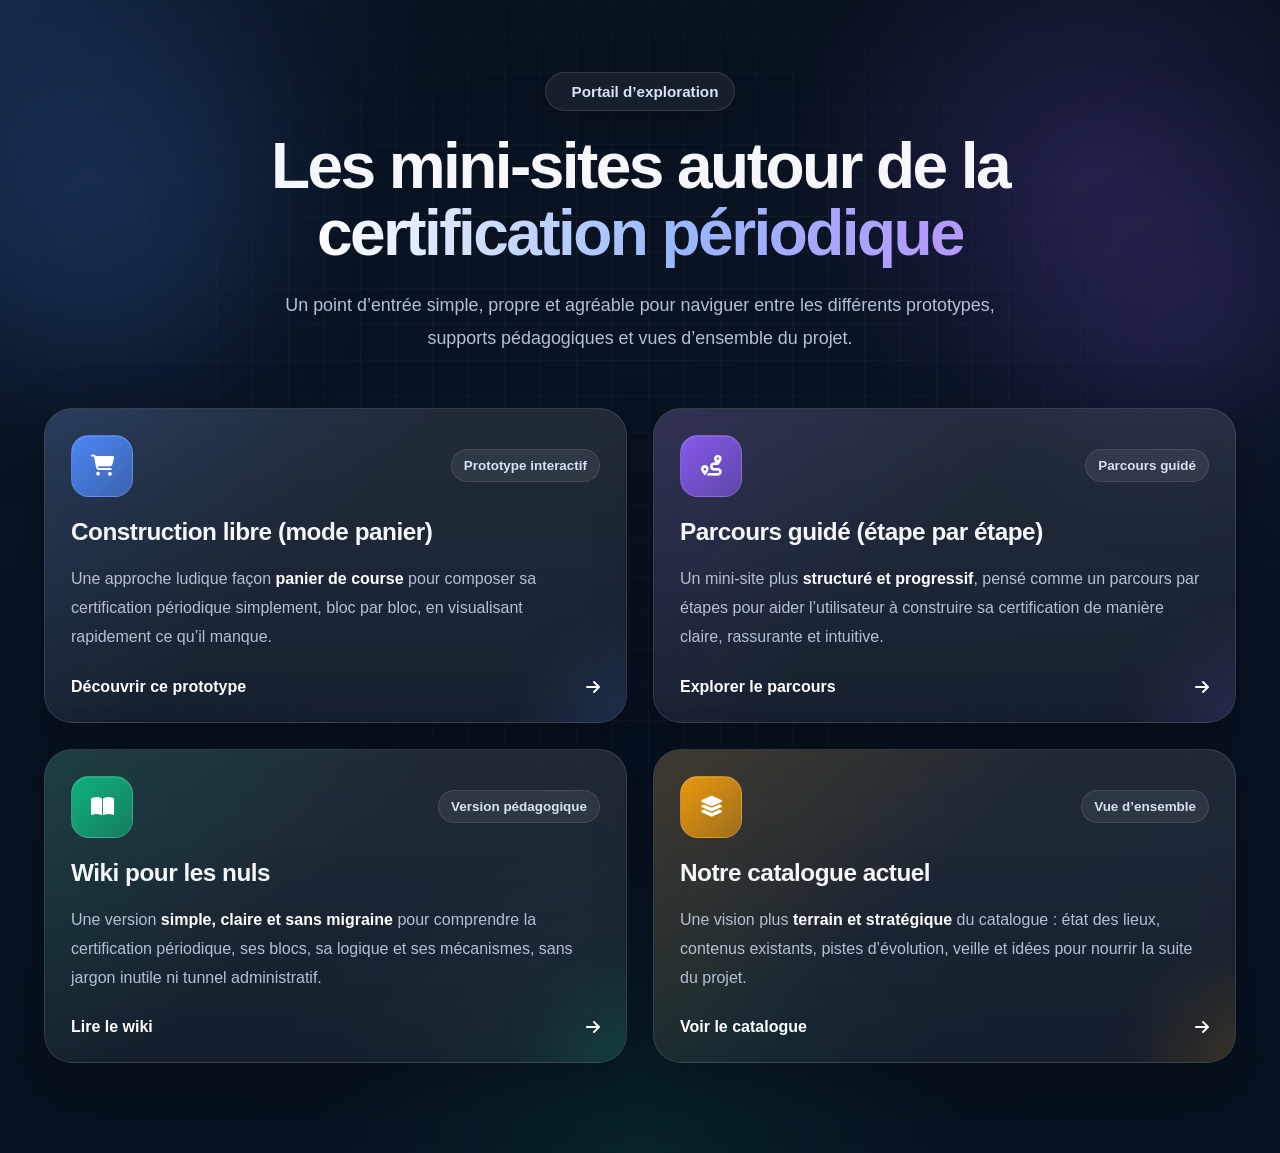
<file: index.html>
<!DOCTYPE html>
<html lang="fr">
<head>
  <meta charset="UTF-8" />
  <meta name="viewport" content="width=device-width, initial-scale=1.0" />
  <title>Certification périodique - Portail</title>
  <link rel="stylesheet" href="style.css" />

  <!-- Icons -->
  <link
    rel="stylesheet"
    href="https://cdnjs.cloudflare.com/ajax/libs/font-awesome/6.5.2/css/all.min.css"
  />
</head>
<body>
  <div class="bg-orb orb-1"></div>
  <div class="bg-orb orb-2"></div>
  <div class="bg-grid"></div>

  <main class="home">
    <section class="hero">
      <span class="badge">
        <i class="fa-solid fa-sparkles"></i>
        Portail d’exploration
      </span>

      <h1>
        Les mini-sites autour de la
        <span>certification périodique</span>
      </h1>

      <p class="subtitle">
        Un point d’entrée simple, propre et agréable pour naviguer entre les différents
        prototypes, supports pédagogiques et vues d’ensemble du projet.
      </p>
    </section>

    <section class="cards-grid">
      <a href="mvp-beta-test-1/index.html" class="card card-blue">
        <div class="card-top">
          <div class="icon-wrap">
            <i class="fa-solid fa-cart-shopping"></i>
          </div>
          <span class="card-tag">Prototype interactif</span>
        </div>

        <h2>Construction libre (mode panier)</h2>

        <p>
          Une approche ludique façon <strong>panier de course</strong> pour composer
          sa certification périodique simplement, bloc par bloc, en visualisant
          rapidement ce qu’il manque.
        </p>

        <div class="card-footer">
          <span>Découvrir ce prototype</span>
          <i class="fa-solid fa-arrow-right"></i>
        </div>
      </a>

      <a href="mvp-beta-test-2/index.html" class="card card-violet">
        <div class="card-top">
          <div class="icon-wrap">
            <i class="fa-solid fa-route"></i>
          </div>
          <span class="card-tag">Parcours guidé</span>
        </div>

        <h2>Parcours guidé (étape par étape)</h2>

        <p>
          Un mini-site plus <strong>structuré et progressif</strong>, pensé comme un
          parcours par étapes pour aider l’utilisateur à construire sa certification
          de manière claire, rassurante et intuitive.
        </p>

        <div class="card-footer">
          <span>Explorer le parcours</span>
          <i class="fa-solid fa-arrow-right"></i>
        </div>
      </a>

      <a href="wiki-pour-les-nuls/index.html" class="card card-emerald">
        <div class="card-top">
          <div class="icon-wrap">
            <i class="fa-solid fa-book-open"></i>
          </div>
          <span class="card-tag">Version pédagogique</span>
        </div>

        <h2>Wiki pour les nuls</h2>

        <p>
          Une version <strong>simple, claire et sans migraine</strong> pour comprendre
          la certification périodique, ses blocs, sa logique et ses mécanismes, sans
          jargon inutile ni tunnel administratif.
        </p>

        <div class="card-footer">
          <span>Lire le wiki</span>
          <i class="fa-solid fa-arrow-right"></i>
        </div>
      </a>

      <a href="catalogue-actuel/index.html" class="card card-orange">
        <div class="card-top">
          <div class="icon-wrap">
            <i class="fa-solid fa-layer-group"></i>
          </div>
          <span class="card-tag">Vue d’ensemble</span>
        </div>

        <h2>Notre catalogue actuel</h2>

        <p>
          Une vision plus <strong>terrain et stratégique</strong> du catalogue :
          état des lieux, contenus existants, pistes d’évolution, veille et idées pour
          nourrir la suite du projet.
        </p>

        <div class="card-footer">
          <span>Voir le catalogue</span>
          <i class="fa-solid fa-arrow-right"></i>
        </div>
      </a>
    </section>
  </main>
</body>
</html>
</file>
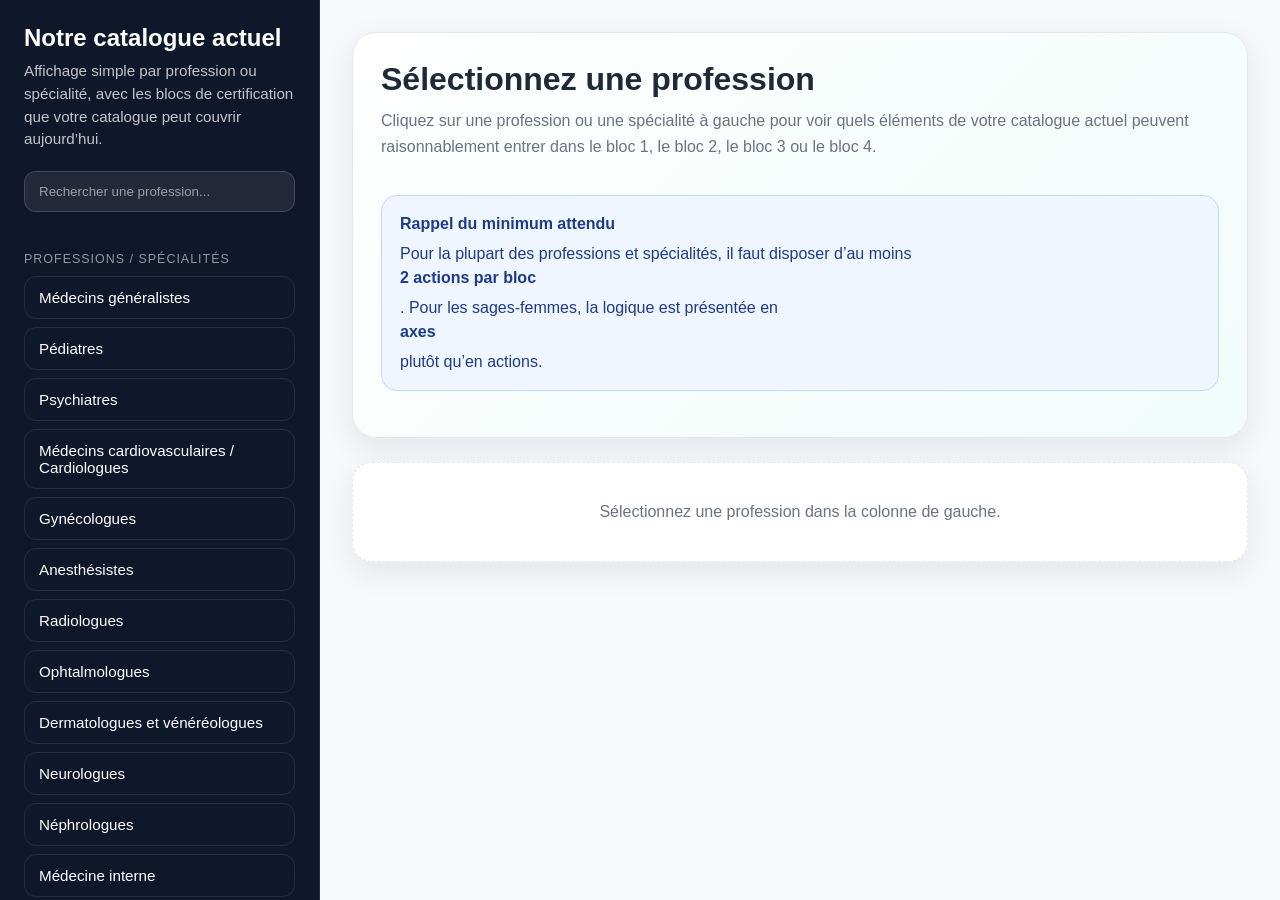
<file: catalogue-actuel/index.html>
<!DOCTYPE html>
<html lang="fr">
<head>
  <meta charset="UTF-8" />
  <meta name="viewport" content="width=device-width, initial-scale=1.0" />
  <title>Notre catalogue actuel</title>
  <style>
    :root {
      --bg: #f6f8fb;
      --card: #ffffff;
      --text: #1f2937;
      --muted: #6b7280;
      --line: #e5e7eb;
      --primary: #0f766e;
      --primary-soft: #ccfbf1;
      --danger-soft: #fee2e2;
      --danger-text: #b91c1c;
      --ok-soft: #dcfce7;
      --ok-text: #166534;
      --idea-soft: #f3e8ff;
      --idea-text: #6b21a8;
      --idea-border: #d8b4fe;
      --b1: #dbeafe;
      --b2: #fce7f3;
      --b3: #dcfce7;
      --b4: #fef3c7;
      --shadow: 0 10px 30px rgba(15, 23, 42, 0.08);
      --radius: 18px;
    }

    * { box-sizing: border-box; }

    body {
      margin: 0;
      font-family: Inter, Arial, sans-serif;
      background: var(--bg);
      color: var(--text);
    }

    .layout {
      display: grid;
      grid-template-columns: 320px 1fr;
      min-height: 100vh;
    }

    .sidebar {
      background: #0f172a;
      color: white;
      padding: 24px;
      border-right: 1px solid rgba(255,255,255,0.08);
      position: sticky;
      top: 0;
      height: 100vh;
      overflow-y: auto;
    }

    .sidebar h1 {
      font-size: 1.5rem;
      margin: 0 0 8px;
    }

    .sidebar p {
      margin: 0 0 20px;
      color: rgba(255,255,255,0.75);
      line-height: 1.5;
      font-size: 0.95rem;
    }

    .search {
      width: 100%;
      padding: 12px 14px;
      border-radius: 12px;
      border: 1px solid rgba(255,255,255,0.15);
      background: rgba(255,255,255,0.08);
      color: white;
      outline: none;
      margin-bottom: 18px;
    }

    .search::placeholder { color: rgba(255,255,255,0.55); }

    .group-title {
      font-size: 0.78rem;
      text-transform: uppercase;
      letter-spacing: 0.08em;
      color: rgba(255,255,255,0.55);
      margin: 22px 0 10px;
    }

    .nav-list {
      display: flex;
      flex-direction: column;
      gap: 8px;
    }

    .nav-btn {
      text-align: left;
      background: transparent;
      border: 1px solid rgba(255,255,255,0.09);
      color: white;
      padding: 12px 14px;
      border-radius: 12px;
      cursor: pointer;
      transition: 0.18s ease;
      font-size: 0.95rem;
    }

    .nav-btn:hover,
    .nav-btn.active {
      background: rgba(255,255,255,0.12);
      border-color: rgba(255,255,255,0.2);
    }

    .content {
      padding: 32px;
    }

    .hero {
      background: linear-gradient(135deg, #ffffff 0%, #f0fdfa 100%);
      border: 1px solid var(--line);
      border-radius: 24px;
      padding: 28px;
      box-shadow: var(--shadow);
      margin-bottom: 24px;
    }

    .hero h2 {
      margin: 0 0 10px;
      font-size: 2rem;
    }

    .hero p {
      margin: 0;
      color: var(--muted);
      line-height: 1.6;
      max-width: 900px;
    }

    .meta,
    .summary-bar {
      display: flex;
      flex-wrap: wrap;
      gap: 10px;
      margin-top: 18px;
    }

    .chip {
      display: inline-flex;
      align-items: center;
      gap: 8px;
      padding: 8px 12px;
      border-radius: 999px;
      background: var(--primary-soft);
      color: var(--primary);
      font-size: 0.9rem;
      font-weight: 600;
    }

    .requirement-box {
      margin-top: 18px;
      background: #eff6ff;
      border: 1px solid #bfdbfe;
      border-radius: 16px;
      padding: 16px 18px;
      color: #1e3a8a;
      line-height: 1.5;
    }

    .requirement-box strong {
      display: block;
      margin-bottom: 6px;
    }

    .summary-pill {
      padding: 10px 14px;
      border-radius: 14px;
      background: white;
      border: 1px solid var(--line);
      box-shadow: var(--shadow);
      font-size: 0.92rem;
      display: inline-flex;
      align-items: center;
      gap: 10px;
    }

    .summary-pill.ok {
      background: var(--ok-soft);
      color: var(--ok-text);
      border-color: #86efac;
    }

    .summary-pill.missing {
      background: var(--danger-soft);
      color: var(--danger-text);
      border-color: #fca5a5;
    }

    .grid {
      display: grid;
      grid-template-columns: repeat(2, minmax(0, 1fr));
      gap: 18px;
      margin-bottom: 20px;
      margin-top: 20px;
    }

    .card {
      background: var(--card);
      border: 1px solid var(--line);
      border-radius: var(--radius);
      padding: 20px;
      box-shadow: var(--shadow);
    }

    .card h3 {
      margin: 0 0 12px;
      font-size: 1.05rem;
    }

    .block-card.block-1 { background: linear-gradient(180deg, var(--b1), #fff); }
    .block-card.block-2 { background: linear-gradient(180deg, var(--b2), #fff); }
    .block-card.block-3 { background: linear-gradient(180deg, var(--b3), #fff); }
    .block-card.block-4 { background: linear-gradient(180deg, var(--b4), #fff); }

    .block-card .top {
      display: flex;
      justify-content: space-between;
      align-items: flex-start;
      gap: 12px;
      margin-bottom: 10px;
    }

    .block-card .label,
    .idea-card .label {
      display: inline-block;
      font-size: 0.75rem;
      font-weight: 700;
      letter-spacing: 0.04em;
      text-transform: uppercase;
      color: #334155;
    }

    .counter {
      min-width: 120px;
      text-align: right;
      font-size: 0.9rem;
      font-weight: 700;
      padding: 8px 10px;
      border-radius: 12px;
      border: 1px solid transparent;
      background: rgba(255,255,255,0.8);
    }

    .counter.ok {
      color: var(--ok-text);
      background: var(--ok-soft);
      border-color: #86efac;
    }

    .counter.missing {
      color: var(--danger-text);
      background: var(--danger-soft);
      border-color: #fca5a5;
    }

    .mini-status {
      font-size: 0.85rem;
      margin-bottom: 14px;
      color: var(--muted);
      line-height: 1.5;
    }

    .mini-status strong.ok { color: var(--ok-text); }
    .mini-status strong.missing { color: var(--danger-text); }

    .note {
      color: var(--muted);
      line-height: 1.55;
      margin-bottom: 14px;
      font-size: 0.95rem;
    }

    ul {
      margin: 0;
      padding-left: 18px;
    }

    li {
      margin-bottom: 8px;
      line-height: 1.45;
    }

    .warning {
      background: #fff7ed;
      border: 1px solid #fdba74;
      color: #9a3412;
      padding: 14px 16px;
      border-radius: 14px;
      margin-top: 18px;
      line-height: 1.5;
    }

    .idea-card {
      background: linear-gradient(135deg, #ffffff 0%, #faf5ff 100%);
      border: 1px solid var(--idea-border);
      border-radius: 20px;
      padding: 22px;
      box-shadow: var(--shadow);
      margin-top: 18px;
    }

    .idea-card h3 {
      margin: 8px 0 10px;
      color: var(--idea-text);
      font-size: 1.15rem;
    }

    .idea-headline {
      color: var(--muted);
      line-height: 1.6;
      margin-bottom: 18px;
    }

    .idea-list {
      display: grid;
      grid-template-columns: 1fr 1fr;
      gap: 14px;
    }

    .idea-item {
      background: white;
      border: 1px solid #eadcff;
      border-radius: 16px;
      padding: 16px;
    }

    .idea-item p {
      margin: 0 0 8px;
      line-height: 1.5;
    }

    .idea-item p:last-child {
      margin-bottom: 0;
    }

    .idea-title {
      font-weight: 700;
      color: #111827;
    }

    .empty {
      background: white;
      border: 1px dashed var(--line);
      border-radius: 20px;
      padding: 40px 24px;
      text-align: center;
      color: var(--muted);
      box-shadow: var(--shadow);
    }

    @media (max-width: 980px) {
      .layout { grid-template-columns: 1fr; }
      .sidebar {
        position: relative;
        height: auto;
      }
      .grid,
      .idea-list { grid-template-columns: 1fr; }
      .content { padding: 20px; }
      .block-card .top {
        flex-direction: column;
      }
      .counter {
        text-align: left;
      }
    }
  </style>
</head>
<body>
  <div class="layout">
    <aside class="sidebar">
      <h1>Notre catalogue actuel</h1>
      <p>Affichage simple par profession ou spécialité, avec les blocs de certification que votre catalogue peut couvrir aujourd’hui.</p>
      <input id="search" class="search" type="text" placeholder="Rechercher une profession..." />

      <div class="group-title">Professions / spécialités</div>
      <div id="nav" class="nav-list"></div>
    </aside>

    <main class="content">
      <section class="hero">
        <h2 id="title">Sélectionnez une profession</h2>
        <p id="description">Cliquez sur une profession ou une spécialité à gauche pour voir quels éléments de votre catalogue actuel peuvent raisonnablement entrer dans le bloc 1, le bloc 2, le bloc 3 ou le bloc 4.</p>
        <div class="meta" id="meta"></div>
        <div class="requirement-box" id="requirementBox">
          <strong>Rappel du minimum attendu</strong>
          Pour la plupart des professions et spécialités, il faut disposer d’au moins <strong>2 actions par bloc</strong>. Pour les sages-femmes, la logique est présentée en <strong>axes</strong> plutôt qu’en actions.
        </div>
        <div class="summary-bar" id="summaryBar"></div>
      </section>

      <div id="details" class="empty">
        Sélectionnez une profession dans la colonne de gauche.
      </div>
    </main>
  </div>

  <script>
    const data = [
      {
        name: "Médecins généralistes",
        category: "Médecins",
        requirementType: "actions",
        minimumPerBlock: 2,
        rule: "Avec le catalogue validé actuel, la couverture est solide sur les blocs 1 et 2, mais reste quasi vide sur les blocs 3 et 4.",
        description: "Catalogue validé repéré : IA en médecine, toxicomanie, contraception, mélanomes, obésité/grossesse, lecture ECG, TCS en prévention et dépistage.",
        blocks: {
          1: [
            "L'IA en médecine : enjeux légaux, risques et utilisation au quotidien – Formation continue",
            "Toxicomanie : repérage et accompagnement du patient – Formation continue",
            "Lecture et interprétation clinique de l'ECG en médecine générale – vignettes cliniques",
            "La consultation de contraception et prévention en santé sexuelle – Test de concordance de script / Formation continue",
            "Surpoids et obésité chez l'enfant et l'adolescent – Test de concordance de script / Formation continue",
            "Le cancer colorectal : prévention et diagnostic – Test de concordance de script / Formation continue",
            "Chemsex : repérage et accompagnement des patients – Test de concordance de script / Formation continue",
            "Pathologies mammaires : dépistage du cancer du sein – Test de concordance de script / Formation continue",
            "Détection précoce des mélanomes chez les jeunes patients adultes – Formation continue",
            "Obésité et grossesse : prévention, repérage et prise en charge – MG"
          ],
          2: [
            "Toxicomanie : repérage et accompagnement du patient – Audit clinique",
            "Chemsex : repérage et accompagnement des patients – Audit clinique",
            "Détection précoce des mélanomes chez les jeunes patients adultes – Audit clinique",
            "Patients polymédiqués : bon usage des médicaments – Audit clinique",
            "La contraception comme prévention en santé sexuelle pour les femmes – Audit clinique",
            "Dépistage et prévention du cancer du sein pour médecins généralistes – Audit clinique",
            "Toxicomanie : repérage et accompagnement du patient – Audit clinique / Médecins généralistes"
          ],
          3: [],
          4: [],
          note: "Le nouveau catalogue validé confirme surtout une vraie densité en bloc 1 et 2. Les blocs 3 et 4 ne reposent toujours pas sur des actions explicitement fléchées relation patient ou santé du professionnel pour les médecins généralistes."
        },
        ideas: {
          headline: "Deux pistes très concrètes pour construire une offre bloc 3 et bloc 4 rapidement, avec des sujets transverses, faciles à produire et facilement déclinables.",
          items: [
            {
              title: "💡 Idée : “Gérer un patient opposant ou agressif”",
              block: "🧩 Bloc : 3",
              format: "🧱 Format : Formation continue courte",
              funding: "🏛️ Dépôt / financement : ANDPC",
              value: "🎯 facile à produire"
            },
            {
              title: "💡 Idée : “Annoncer un diagnostic difficile en médecine générale”",
              block: "🧩 Bloc : 3",
              format: "🧱 Format : Formation continue courte",
              funding: "🏛️ Dépôt / financement : ANDPC",
              value: "🎯 très demandée"
            },
            {
              title: "💡 Idée : “Prévenir le burnout du médecin généraliste”",
              block: "🧩 Bloc : 4",
              format: "🧱 Format : Formation continue",
              funding: "🏛️ Dépôt / financement : Hors DPC (FIF-PL / autofinancement)",
              value: "🎯 forte demande"
            },
            {
              title: "💡 Idée : “Optimiser l’organisation de son cabinet et réduire la charge mentale”",
              block: "🧩 Bloc : 4",
              format: "🧱 Format : Formation continue",
              funding: "🏛️ Dépôt / financement : Hors DPC (FIF-PL / CPF / autofinancement)",
              value: "🎯 très concret"
            }
          ]
        }
      },
      {
        name: "Pédiatres",
        category: "Médecins",
        requirementType: "actions",
        minimumPerBlock: 2,
        rule: "Le catalogue validé actuel couvre correctement les blocs 1 et 2.",
        description: "Catalogue validé repéré : maladies infectieuses pédiatriques en zones tropicales, coqueluche, TND/TSA, épilepsies, MICI pédiatriques, obésité, IA en médecine.",
        blocks: {
          1: [
            "Diagnostic et prise en charge des maladies infectieuses pédiatriques rencontrées en zones tropicales – Formation continue",
            "La coqueluche chez le nourrisson – Formation continue",
            "L’IA en médecine : enjeux légaux, risques et utilisation au quotidien – Formation continue",
            "Trouble du spectre autistique chez l’enfant : repérage, diagnostic et accompagnement – Pédiatres",
            "Suivi des épilepsies chez l'enfant et l'adolescent"
          ],
          2: [
            "La coqueluche chez les nourrissons : diagnostic et prise en charge – Audit clinique",
            "Trouble du spectre autistique chez l’enfant : repérage, diagnostic et accompagnement – Audit clinique / Pédiatres",
            "Suivi des épilepsies chez l'enfant et l'adolescent – Audit clinique",
            "Maladies inflammatoires chroniques intestinales pédiatriques – Audit clinique",
            "Prise en charge de l'obésité chez l'enfant et l'adolescent – Audit clinique"
          ],
          3: [],
          4: [],
          note: "La mise à jour montre un catalogue pédiatre désormais plus crédible sur les blocs 1 et 2, mais toujours sans vraie action directement identifiable pour les blocs 3 et 4."
        },
        ideas: {
          headline: "Les manques portent surtout sur la relation avec les parents et sur la charge émotionnelle du praticien. Ce sont deux familles d’actions très cohérentes pour enrichir votre catalogue.",
          items: [
            {
              title: "💡 Idée : “Gérer les parents anxieux en consultation”",
              block: "🧩 Bloc : 3",
              format: "🧱 Format : Formation continue",
              funding: "🏛️ Dépôt / financement : ANDPC",
              value: "🎯 applicable immédiatement"
            },
            {
              title: "💡 Idée : “Convaincre face à un refus vaccinal”",
              block: "🧩 Bloc : 3",
              format: "🧱 Format : Formation continue",
              funding: "🏛️ Dépôt / financement : ANDPC",
              value: "🎯 très stratégique"
            },
            {
              title: "💡 Idée : “Gérer la charge émotionnelle en pédiatrie”",
              block: "🧩 Bloc : 4",
              format: "🧱 Format : Formation continue",
              funding: "🏛️ Dépôt / financement : Hors DPC (FIF-PL / autofinancement)",
              value: "🎯 différenciant"
            },
            {
              title: "💡 Idée : “Gérer les situations pédiatriques critiques sans stress”",
              block: "🧩 Bloc : 4",
              format: "🧱 Format : Formation continue",
              funding: "🏛️ Dépôt / financement : ANDPC possible",
              value: "🎯 premium"
            }
          ]
        }
      },
      {
        name: "Psychiatres",
        category: "Médecins",
        requirementType: "actions",
        minimumPerBlock: 2,
        rule: "Le catalogue validé actuel est désormais bien fourni sur les blocs 1 et 2.",
        description: "Catalogue validé repéré : dépression du sujet âgé, post-partum, troubles bipolaires résistants, chemsex, toxicomanie, addictions, polymédication, IA en psychiatrie.",
        blocks: {
          1: [
            "Diagnostic et prise en charge de la dépression du sujet âgé – Formation continue",
            "Prise en charge et suivi de la dépression du post-partum – Formation continue",
            "L'utilisation de l'IA en psychiatrie – Formation continue",
            "L’IA en médecine : enjeux légaux, risques et utilisation au quotidien – Formation continue",
            "Troubles bipolaires résistants : stratégies diagnostiques et thérapeutiques – Test de concordance de script / Formation continue"
          ],
          2: [
            "Diagnostic et prise en charge de la dépression du sujet âgé – Audit clinique",
            "Prise en charge et suivi de la dépression du post-partum – Audit clinique",
            "Chemsex : repérage et accompagnement des patients – Audit clinique",
            "Toxicomanie : repérage et accompagnement du patient – Audit clinique",
            "Addictions avec substances licites : tabac, alcool et médicaments – Audit clinique",
            "Patients polymédiqués : bon usage des médicaments – Audit clinique",
            "Troubles bipolaires résistants : stratégies diagnostiques et thérapeutiques – Audit clinique"
          ],
          3: [],
          4: [],
          note: "Après nettoyage du catalogue, la psychiatrie ressort finalement comme une spécialité très forte en bloc 1 et bloc 2. En revanche, les actions bloc 3 et bloc 4 restent encore à structurer explicitement."
        },
        ideas: {
          headline: "La priorité est maintenant de créer un vrai étage bloc 3 et bloc 4, car le socle scientifique et EPP est déjà très solide dans le catalogue validé.",
          items: [
            {
              title: "💡 Idée : “Maintenir l’alliance thérapeutique avec un patient difficile”",
              block: "🧩 Bloc : 3",
              format: "🧱 Format : Formation continue",
              funding: "🏛️ Dépôt / financement : ANDPC",
              value: "🎯 cœur de métier"
            },
            {
              title: "💡 Idée : “Gérer un refus de traitement”",
              block: "🧩 Bloc : 3",
              format: "🧱 Format : Formation continue",
              funding: "🏛️ Dépôt / financement : ANDPC",
              value: "🎯 cas fréquent"
            },
            {
              title: "💡 Idée : “Prévenir l’épuisement émotionnel du psychiatre”",
              block: "🧩 Bloc : 4",
              format: "🧱 Format : Formation continue",
              funding: "🏛️ Dépôt / financement : Hors DPC (FIF-PL / autofinancement)",
              value: "🎯 très pertinent"
            },
            {
              title: "💡 Idée : “Se protéger face aux situations psychiques lourdes”",
              block: "🧩 Bloc : 4",
              format: "🧱 Format : Formation continue",
              funding: "🏛️ Dépôt / financement : ANDPC possible",
              value: "🎯 différenciant"
            }
          ]
        }
      },
      {
        name: "Médecins cardiovasculaires / Cardiologues",
        category: "Médecins",
        requirementType: "actions",
        minimumPerBlock: 2,
        rule: "Le catalogue validé actuel est fort en bloc 2 et commence à tenir en bloc 1.",
        description: "Catalogue validé repéré : HTA, risque cardio-vasculaire, insuffisance cardiaque, fibrillation atriale, BAV, dyslipidémie, scanner coronaire, IA en rythmologie, objets connectés.",
        blocks: {
          1: [
            "Prise en charge du patient hypertendu et de son risque cardiovasculaire – Formation continue",
            "Repérage et prise en charge du risque cardio-vasculaire – Formation continue",
            "Prise en charge médicamenteuse de l'insuffisance cardiaque chez le sujet âgé – Formation continue",
            "L’IA en médecine : enjeux légaux, risques et utilisation au quotidien – Formation continue",
            "Les objets connectés dans le diagnostic en rythmologie – Formation continue"
          ],
          2: [
            "Repérage et prise en charge du risque cardio-vasculaire – Audit clinique",
            "Prise en charge du patient hypertendu et de son risque cardiovasculaire – Audit clinique",
            "Prise en charge médicamenteuse de l'insuffisance cardiaque chez le sujet âgé – Audit clinique",
            "Prise en charge diagnostique et thérapeutique des BAV – Audit clinique",
            "Prise en charge de la fibrillation atriale – Audit clinique",
            "Dyslipidémie : quelles stratégies thérapeutiques chez les sujets de plus de 40 ans ? – Audit clinique",
            "Scanner coronaire : interprétation des résultats – Audit clinique",
            "Prise en charge des arythmies ventriculaires – Audit clinique"
          ],
          3: [],
          4: [],
          note: "La mise à jour confirme un noyau cardio très riche surtout en EPP. Le manque principal reste toujours la structuration explicite des blocs 3 et 4."
        },
        ideas: {
          headline: "Le bloc 3 peut être renforcé autour de l’observance et de l’annonce de pathologies chroniques. Le bloc 4 peut être abordé via la charge décisionnelle et le stress des situations aiguës.",
          items: [
            {
              title: "💡 Idée : “Améliorer l’observance des traitements cardiovasculaires”",
              block: "🧩 Bloc : 3",
              format: "🧱 Format : Formation continue",
              funding: "🏛️ Dépôt / financement : ANDPC",
              value: "🎯 impact direct"
            },
            {
              title: "💡 Idée : “Annoncer une pathologie cardiovasculaire chronique”",
              block: "🧩 Bloc : 3",
              format: "🧱 Format : Formation continue",
              funding: "🏛️ Dépôt / financement : ANDPC",
              value: "🎯 fréquent"
            },
            {
              title: "💡 Idée : “Gérer la fatigue décisionnelle en cardiologie”",
              block: "🧩 Bloc : 4",
              format: "🧱 Format : Formation continue",
              funding: "🏛️ Dépôt / financement : Hors DPC (FIF-PL / autofinancement)",
              value: "🎯 niche intéressante"
            },
            {
              title: "💡 Idée : “Gérer le stress en situation d’urgence cardiaque”",
              block: "🧩 Bloc : 4",
              format: "🧱 Format : Formation continue",
              funding: "🏛️ Dépôt / financement : ANDPC possible",
              value: "🎯 forte valeur"
            }
          ]
        }
      },
      {
        name: "Gynécologues",
        category: "Médecins",
        requirementType: "actions",
        minimumPerBlock: 2,
        rule: "Le catalogue validé actuel couvre bien les blocs 1 et 2.",
        description: "Catalogue validé repéré : incontinence urinaire féminine et prolapsus, ménopause, mélanomes, contraception, obésité et grossesse, polymédication, IA en médecine.",
        blocks: {
          1: [
            "Prise en charge de l’incontinence urinaire féminine et du prolapsus – Formation continue",
            "Diagnostic et prise en charge de la ménopause – Formation continue",
            "Détection précoce des mélanomes chez les jeunes patients adultes – Formation continue",
            "La consultation de contraception et prévention en santé sexuelle – médecins généralistes et gynécologues",
            "Obésité et grossesse : prévention, repérage et prise en charge – GYN",
            "L'IA en médecine : enjeux légaux, risques et utilisation au quotidien – Formation continue"
          ],
          2: [
            "Prise en charge de l'incontinence urinaire féminine et du prolapsus – Audit clinique",
            "Détection précoce des mélanomes chez les jeunes patients adultes – Audit clinique",
            "Patients polymédiqués : bon usage des médicaments – Audit clinique"
          ],
          3: [],
          4: [],
          note: "La nouvelle base validée améliore clairement la crédibilité des blocs 1 et 2. En revanche, rien n’est encore vraiment catalogué comme bloc 3 ou bloc 4."
        },
        ideas: {
          headline: "Les manques se prêtent bien à des contenus centrés sur la consultation sensible et sur la prévention de l’usure émotionnelle. Cela peut produire une offre utile et différenciante.",
          items: [
            {
              title: "💡 Idée : “Consultation sexualité : mieux communiquer sur les sujets sensibles”",
              block: "🧩 Bloc : 3",
              format: "🧱 Format : Formation continue",
              funding: "🏛️ Dépôt / financement : ANDPC",
              value: "🎯 très utile terrain"
            },
            {
              title: "💡 Idée : “Infertilité : annoncer et accompagner avec tact”",
              block: "🧩 Bloc : 3",
              format: "🧱 Format : Formation continue",
              funding: "🏛️ Dépôt / financement : ANDPC",
              value: "🎯 sujet sensible"
            },
            {
              title: "💡 Idée : “Prévenir la fatigue émotionnelle en gynécologie”",
              block: "🧩 Bloc : 4",
              format: "🧱 Format : Formation continue",
              funding: "🏛️ Dépôt / financement : Hors DPC (FIF-PL / autofinancement)",
              value: "🎯 différenciant"
            },
            {
              title: "💡 Idée : “Prévenir la surcharge mentale en consultation répétitive”",
              block: "🧩 Bloc : 4",
              format: "🧱 Format : Formation continue",
              funding: "🏛️ Dépôt / financement : Hors DPC (FIF-PL / autofinancement)",
              value: "🎯 simple à produire"
            }
          ]
        }
      },
      {
        name: "Anesthésistes",
        category: "Médecins",
        requirementType: "actions",
        minimumPerBlock: 2,
        rule: "Le catalogue validé actuel couvre bien les blocs 1 et 2.",
        description: "Catalogue validé repéré : pré-éclampsie sévère, chirurgie ambulatoire, patient âgé périopératoire, IA en médecine.",
        blocks: {
          1: [
            "Prise en charge de la patiente avec une pré-éclampsie sévère – Formation continue",
            "L'IA en médecine : enjeux légaux, risques et utilisation au quotidien – Formation continue"
          ],
          2: [
            "Prise en charge de la patiente avec une pré-éclampsie sévère – Audit clinique",
            "Anesthésie et analgésie du patient en chirurgie ambulatoire – Audit clinique",
            "Prise en charge du patient âgé en périopératoire d’une chirurgie majeure – Audit clinique"
          ],
          3: [],
          4: [],
          note: "Le nettoyage du catalogue réduit un peu la profondeur anesthésie, mais laisse malgré tout un vrai socle bloc 1 et 2. Les blocs 3 et 4 restent à construire."
        },
        ideas: {
          headline: "Ici, le potentiel principal est de compléter les blocs 3 et 4 avec des actions très opérationnelles, courtes et faciles à intégrer dans une offre anesthésie déjà solide sur les blocs 1 et 2.",
          items: [
            {
              title: "💡 Idée : “Rassurer un patient avant anesthésie”",
              block: "🧩 Bloc : 3",
              format: "🧱 Format : Formation continue courte",
              funding: "🏛️ Dépôt / financement : ANDPC",
              value: "🎯 facile à produire"
            },
            {
              title: "💡 Idée : “Améliorer la communication pré-opératoire avec le patient anxieux”",
              block: "🧩 Bloc : 3",
              format: "🧱 Format : Formation continue courte",
              funding: "🏛️ Dépôt / financement : ANDPC",
              value: "🎯 très cohérent"
            },
            {
              title: "💡 Idée : “Gérer la fatigue et maintenir la vigilance en anesthésie”",
              block: "🧩 Bloc : 4",
              format: "🧱 Format : Formation continue",
              funding: "🏛️ Dépôt / financement : ANDPC possible",
              value: "🎯 angle sécurité patient fort"
            },
            {
              title: "💡 Idée : “Prévenir l’usure liée aux gardes et à la charge mentale”",
              block: "🧩 Bloc : 4",
              format: "🧱 Format : Formation continue",
              funding: "🏛️ Dépôt / financement : Hors DPC (FIF-PL / autofinancement)",
              value: "🎯 complément utile"
            }
          ]
        }
      },
      {
        name: "Radiologues",
        category: "Médecins",
        requirementType: "actions",
        minimumPerBlock: 2,
        rule: "Le catalogue validé actuel couvre correctement les blocs 1 et 2.",
        description: "Catalogue validé repéré : IRM mammaire, amblyopies, anti-VEGF, implants, cataracte, IA en radiologie, audit IRM mammaire.",
        blocks: {
          1: [
            "IRM mammaire et dépistage du cancer du sein : bonnes pratiques en radiologie – Formation continue",
            "Apports spécifiques de l’IA : bonnes pratiques en radiologie – Formation continue",
            "L’IA en médecine : enjeux légaux, risques et utilisation au quotidien – Formation continue"
          ],
          2: [
            "IRM mammaire et dépistage du cancer du sein : bonnes pratiques en radiologie – Audit clinique"
          ],
          3: [],
          4: [],
          note: "Par rapport à la version précédente, le radiologue conserve bien du bloc 1 mais dispose finalement de moins d’actions bloc 2 validées explicitement dans la liste réelle. Les blocs 3 et 4 restent absents."
        },
        ideas: {
          headline: "Les blocs manquants peuvent être remplis avec une logique simple : relation patient autour de l’annonce et bloc 4 autour de la fatigue visuelle et cognitive.",
          items: [
            {
              title: "💡 Idée : “Annoncer indirectement un résultat grave en imagerie”",
              block: "🧩 Bloc : 3",
              format: "🧱 Format : Formation continue courte",
              funding: "🏛️ Dépôt / financement : ANDPC",
              value: "🎯 sujet réel"
            },
            {
              title: "💡 Idée : “Mieux interagir avec un patient anxieux avant ou après l’examen”",
              block: "🧩 Bloc : 3",
              format: "🧱 Format : Formation continue courte",
              funding: "🏛️ Dépôt / financement : ANDPC",
              value: "🎯 simple à produire"
            },
            {
              title: "💡 Idée : “Prévenir la fatigue visuelle du radiologue”",
              block: "🧩 Bloc : 4",
              format: "🧱 Format : Formation continue",
              funding: "🏛️ Dépôt / financement : ANDPC possible",
              value: "🎯 rapide à lancer"
            },
            {
              title: "💡 Idée : “Réduire la charge cognitive en lecture d’images répétitive”",
              block: "🧩 Bloc : 4",
              format: "🧱 Format : Formation continue",
              funding: "🏛️ Dépôt / financement : Hors DPC (FIF-PL / autofinancement)",
              value: "🎯 différenciant"
            }
          ]
        }
      },
      {
        name: "Ophtalmologues",
        category: "Médecins",
        requirementType: "actions",
        minimumPerBlock: 2,
        rule: "Le catalogue validé actuel couvre bien le bloc 1 et partiellement le bloc 2.",
        description: "Catalogue validé repéré : amblyopies, cataracte, implants intraoculaires, anti-VEGF, infections oculaires, strabisme, audit cataracte / anti-VEGF.",
        blocks: {
          1: [
            "Dépistage et diagnostic des amblyopies chez les jeunes enfants – Formation continue",
            "Indications et contre-indications de la chirurgie de la cataracte liée à l'âge – Formation continue",
            "Avancées et innovation des implants intraoculaires en chirurgie cristallinienne – Formation continue",
            "Intégration des innovations dans la pratique médicale : les anti-VEGF dans la pathologie rétinienne – Formation continue"
          ],
          2: [
            "Dépistage et diagnostic des amblyopies chez les jeunes enfants – Audit clinique",
            "Indications et contre-indications de la chirurgie de la cataracte liée à l'âge – Audit clinique",
            "Avancées et innovation des implants intraoculaires en chirurgie cristallinienne – Audit clinique",
            "Intégration des innovations dans la pratique médicale : les anti-VEGF dans la pathologie rétinienne – Audit clinique",
            "La prise en charge des infections oculaires – Audit clinique",
            "Modalités de collaboration entre ophtalmologistes et orthoptistes dans la prise en charge médicale et chirurgicale du strabisme chez l'enfant – Audit clinique"
          ],
          3: [],
          4: [],
          note: "L’ophtalmologie ressort finalement comme une spécialité plus solide que prévu sur les blocs 1 et 2. En revanche, le catalogue ne propose toujours rien de clairement positionné sur les blocs 3 et 4."
        },
        ideas: {
          headline: "L’ophtalmologie se prête bien à des contenus bloc 3 sur la pédagogie patient et à des contenus bloc 4 sur l’ergonomie et la fatigue visuelle du praticien.",
          items: [
            {
              title: "💡 Idée : “Expliquer une perte de vision au patient avec pédagogie”",
              block: "🧩 Bloc : 3",
              format: "🧱 Format : Formation continue",
              funding: "🏛️ Dépôt / financement : ANDPC",
              value: "🎯 très cohérent"
            },
            {
              title: "💡 Idée : “Mieux faire accepter une pathologie ophtalmologique chronique”",
              block: "🧩 Bloc : 3",
              format: "🧱 Format : Formation continue",
              funding: "🏛️ Dépôt / financement : ANDPC",
              value: "🎯 utile en consultation"
            },
            {
              title: "💡 Idée : “Optimiser l’ergonomie du poste en ophtalmologie”",
              block: "🧩 Bloc : 4",
              format: "🧱 Format : Formation continue",
              funding: "🏛️ Dépôt / financement : ANDPC possible",
              value: "🎯 concret"
            },
            {
              title: "💡 Idée : “Prévenir la fatigue visuelle du praticien”",
              block: "🧩 Bloc : 4",
              format: "🧱 Format : Formation continue",
              funding: "🏛️ Dépôt / financement : Hors DPC (FIF-PL / autofinancement)",
              value: "🎯 rapide à produire"
            }
          ]
        }
      },
      {
        name: "Dermatologues et vénéréologues",
        category: "Médecins",
        requirementType: "actions",
        minimumPerBlock: 2,
        rule: "Le catalogue validé actuel couvre correctement les blocs 1 et 2.",
        description: "Catalogue validé repéré : pemphigoïde bulleuse, dermatite atopique, lupus cutané, laser, cancers cutanés, mélanomes, IA en médecine.",
        blocks: {
          1: [
            "Pemphigoïde bulleuse : diagnostic et prise en charge – Formation continue",
            "La dermatite atopique chez l'enfant et l'adulte : les formes cliniques et la prise en charge – Formation continue",
            "Nouvelles indications du laser dans la prise en charge dermatologique – Formation continue",
            "L’IA en médecine : enjeux légaux, risques et utilisation au quotidien – Formation continue",
            "Dépistage et prise en charge des cancers cutanés et du mélanome"
          ],
          2: [
            "Pemphigoïde bulleuse : diagnostic et prise en charge – Audit clinique",
            "Le Lupus cutané : diagnostic et prise en charge – Audit clinique",
            "La dermatite atopique chez l'enfant et l'adulte : les formes cliniques et la prise en charge – Audit clinique",
            "Nouvelles indications du laser dans la prise en charge dermatologique – Audit clinique"
          ],
          3: [],
          4: [],
          note: "La mise à jour confirme un vrai socle dermato en bloc 1 et 2. Les blocs 3 et 4 restent à créer dans le catalogue, sans action directement identifiable à ce jour."
        },
        ideas: {
          headline: "Les blocs manquants peuvent être comblés avec des sujets centrés sur l’impact psychologique des atteintes cutanées et sur la prévention de l’usure en consultation rapide.",
          items: [
            {
              title: "💡 Idée : “Prendre en compte l’impact psychologique des maladies de peau”",
              block: "🧩 Bloc : 3",
              format: "🧱 Format : Formation continue",
              funding: "🏛️ Dépôt / financement : ANDPC",
              value: "🎯 très pertinent"
            },
            {
              title: "💡 Idée : “Annoncer une dermatose chronique avec pédagogie”",
              block: "🧩 Bloc : 3",
              format: "🧱 Format : Formation continue",
              funding: "🏛️ Dépôt / financement : ANDPC",
              value: "🎯 facile à produire"
            },
            {
              title: "💡 Idée : “Prévenir la fatigue liée aux consultations rapides et répétitives”",
              block: "🧩 Bloc : 4",
              format: "🧱 Format : Formation continue",
              funding: "🏛️ Dépôt / financement : Hors DPC (FIF-PL / autofinancement)",
              value: "🎯 utile"
            },
            {
              title: "💡 Idée : “Limiter la surcharge mentale en activité dermatologique dense”",
              block: "🧩 Bloc : 4",
              format: "🧱 Format : Formation continue",
              funding: "🏛️ Dépôt / financement : Hors DPC (FIF-PL / autofinancement)",
              value: "🎯 différenciant"
            }
          ]
        }
      },
      {
        name: "Neurologues",
        category: "Médecins",
        requirementType: "actions",
        minimumPerBlock: 2,
        rule: "Le catalogue validé actuel reste léger, avec surtout du bloc 1.",
        description: "Catalogue validé repéré : IA en médecine – formation continue uniquement.",
        blocks: {
          1: [
            "L'IA en médecine : enjeux légaux, risques et utilisation au quotidien – Formation continue"
          ],
          2: [],
          3: [],
          4: [],
          note: "Après retrait des actions non validées ou supprimées, la neurologie redevient très légère dans le catalogue réel."
        },
        ideas: {
          headline: "Le plus logique ici est d’enrichir l’offre autour de l’annonce et de l’accompagnement des maladies neurologiques chroniques, puis de compléter avec un axe santé du professionnel.",
          items: [
            {
              title: "💡 Idée : “Annoncer une maladie neurologique chronique”",
              block: "🧩 Bloc : 3",
              format: "🧱 Format : Formation continue",
              funding: "🏛️ Dépôt / financement : ANDPC",
              value: "🎯 fort besoin terrain"
            },
            {
              title: "💡 Idée : “Accompagner le patient sur le temps long en neurologie”",
              block: "🧩 Bloc : 3",
              format: "🧱 Format : Formation continue",
              funding: "🏛️ Dépôt / financement : ANDPC",
              value: "🎯 très cohérent"
            },
            {
              title: "💡 Idée : “Prévenir la fatigue du suivi long et complexe”",
              block: "🧩 Bloc : 4",
              format: "🧱 Format : Formation continue",
              funding: "🏛️ Dépôt / financement : Hors DPC (FIF-PL / autofinancement)",
              value: "🎯 simple à produire"
            },
            {
              title: "💡 Idée : “Gérer la charge mentale de la décision neurologique”",
              block: "🧩 Bloc : 4",
              format: "🧱 Format : Formation continue",
              funding: "🏛️ Dépôt / financement : ANDPC possible",
              value: "🎯 différenciant"
            }
          ]
        }
      },
      {
        name: "Néphrologues",
        category: "Médecins",
        requirementType: "actions",
        minimumPerBlock: 2,
        rule: "Le catalogue validé actuel reste léger, avec surtout du bloc 1.",
        description: "Catalogue validé repéré : IA en médecine – formation continue uniquement.",
        blocks: {
          1: [
            "L'IA en médecine : enjeux légaux, risques et utilisation au quotidien – Formation continue"
          ],
          2: [],
          3: [],
          4: [],
          note: "Après nettoyage du catalogue, la néphrologie ne conserve pratiquement que l'offre IA en bloc 1."
        },
        ideas: {
          headline: "La priorité est de développer une offre plus incarnée, centrée sur l’annonce de l’insuffisance rénale chronique et sur la prévention de l’usure liée au suivi long des patients.",
          items: [
            {
              title: "💡 Idée : “Annoncer une insuffisance rénale chronique”",
              block: "🧩 Bloc : 3",
              format: "🧱 Format : Formation continue",
              funding: "🏛️ Dépôt / financement : ANDPC",
              value: "🎯 très pertinent"
            },
            {
              title: "💡 Idée : “Mieux accompagner le patient dans la durée en néphrologie”",
              block: "🧩 Bloc : 3",
              format: "🧱 Format : Formation continue",
              funding: "🏛️ Dépôt / financement : ANDPC",
              value: "🎯 utile"
            },
            {
              title: "💡 Idée : “Prévenir la fatigue liée au suivi chronique”",
              block: "🧩 Bloc : 4",
              format: "🧱 Format : Formation continue",
              funding: "🏛️ Dépôt / financement : Hors DPC (FIF-PL / autofinancement)",
              value: "🎯 simple à lancer"
            },
            {
              title: "💡 Idée : “Réduire la charge mentale des décisions néphrologiques complexes”",
              block: "🧩 Bloc : 4",
              format: "🧱 Format : Formation continue",
              funding: "🏛️ Dépôt / financement : ANDPC possible",
              value: "🎯 différenciant"
            }
          ]
        }
      },
      {
        name: "Médecine interne",
        category: "Médecins",
        requirementType: "actions",
        minimumPerBlock: 2,
        rule: "Le catalogue validé actuel reste surtout centré sur le bloc 1.",
        description: "Catalogue validé repéré : IA en médecine – formation continue uniquement.",
        blocks: {
          1: [
            "L'IA en médecine : enjeux légaux, risques et utilisation au quotidien – Formation continue"
          ],
          2: [],
          3: [],
          4: [],
          note: "La médecine interne conserve une présence catalogue, mais très incomplète après filtrage des actions réellement validées."
        },
        ideas: {
          headline: "La médecine interne se prête bien à une offre bloc 3 sur l’accompagnement des maladies complexes et à une offre bloc 4 sur la charge mentale diagnostique.",
          items: [
            {
              title: "💡 Idée : “Accompagner l’annonce d’une maladie systémique ou rare”",
              block: "🧩 Bloc : 3",
              format: "🧱 Format : Formation continue",
              funding: "🏛️ Dépôt / financement : ANDPC",
              value: "🎯 très cohérent"
            },
            {
              title: "💡 Idée : “Mieux communiquer dans le suivi de patients complexes”",
              block: "🧩 Bloc : 3",
              format: "🧱 Format : Formation continue",
              funding: "🏛️ Dépôt / financement : ANDPC",
              value: "🎯 utile terrain"
            },
            {
              title: "💡 Idée : “Prévenir la fatigue liée à la complexité diagnostique”",
              block: "🧩 Bloc : 4",
              format: "🧱 Format : Formation continue",
              funding: "🏛️ Dépôt / financement : Hors DPC (FIF-PL / autofinancement)",
              value: "🎯 angle différenciant"
            },
            {
              title: "💡 Idée : “Réduire la charge mentale de la coordination pluripathologique”",
              block: "🧩 Bloc : 4",
              format: "🧱 Format : Formation continue",
              funding: "🏛️ Dépôt / financement : ANDPC possible",
              value: "🎯 spécifique à la spécialité"
            }
          ]
        }
      },
      {
        name: "Hépato-gastro-entérologues",
        category: "Médecins",
        requirementType: "actions",
        minimumPerBlock: 2,
        rule: "Le catalogue validé actuel couvre au moins un socle bloc 1 et un début de bloc 2.",
        description: "Catalogue validé repéré : MICI pédiatriques, IA en médecine, audit MICI pédiatriques.",
        blocks: {
          1: [
            "Maladies inflammatoires chroniques intestinales pédiatriques – Formation continue",
            "L’IA en médecine : enjeux légaux, risques et utilisation au quotidien – Formation continue"
          ],
          2: [
            "Maladies inflammatoires chroniques intestinales pédiatriques – Audit clinique"
          ],
          3: [],
          4: [],
          note: "Le filtre sur les seules actions validées réduit la profondeur du catalogue hépato-gastro. Les blocs 3 et 4 restent absents."
        },
        ideas: {
          headline: "Le plus naturel est de compléter le catalogue avec des actions relation patient liées aux maladies chroniques digestives et des actions bloc 4 centrées sur l’usure décisionnelle.",
          items: [
            {
              title: "💡 Idée : “Annoncer et expliquer une MICI chronique”",
              block: "🧩 Bloc : 3",
              format: "🧱 Format : Formation continue",
              funding: "🏛️ Dépôt / financement : ANDPC",
              value: "🎯 très cohérent"
            },
            {
              title: "💡 Idée : “Améliorer l’adhésion du patient au suivi long en hépato-gastro”",
              block: "🧩 Bloc : 3",
              format: "🧱 Format : Formation continue",
              funding: "🏛️ Dépôt / financement : ANDPC",
              value: "🎯 utile"
            },
            {
              title: "💡 Idée : “Prévenir la fatigue liée aux décisions thérapeutiques complexes”",
              block: "🧩 Bloc : 4",
              format: "🧱 Format : Formation continue",
              funding: "🏛️ Dépôt / financement : Hors DPC (FIF-PL / autofinancement)",
              value: "🎯 différenciant"
            },
            {
              title: "💡 Idée : “Gérer la charge mentale des suivis digestifs chroniques”",
              block: "🧩 Bloc : 4",
              format: "🧱 Format : Formation continue",
              funding: "🏛️ Dépôt / financement : ANDPC possible",
              value: "🎯 spécialité compatible"
            }
          ]
        }
      },
      {
        name: "Allergologues",
        category: "Médecins",
        requirementType: "actions",
        minimumPerBlock: 2,
        rule: "Le catalogue validé actuel reste surtout centré sur le bloc 1.",
        description: "Catalogue validé repéré : IA en médecine – formation continue uniquement.",
        blocks: {
          1: [
            "L'IA en médecine : enjeux légaux, risques et utilisation au quotidien – Formation continue"
          ],
          2: [],
          3: [],
          4: [],
          note: "Après nettoyage de la base, l’allergologie n’a plus qu’un socle très minimal dans le catalogue réellement validé."
        },
        ideas: {
          headline: "Le potentiel est de bâtir rapidement une base bloc 3 autour de l’explication des allergies et une base bloc 4 autour de la prévention de l’usure professionnelle.",
          items: [
            {
              title: "💡 Idée : “Expliquer une allergie sévère et les conduites à tenir au patient”",
              block: "🧩 Bloc : 3",
              format: "🧱 Format : Formation continue",
              funding: "🏛️ Dépôt / financement : ANDPC",
              value: "🎯 très terrain"
            },
            {
              title: "💡 Idée : “Mieux accompagner l’éducation du patient allergique”",
              block: "🧩 Bloc : 3",
              format: "🧱 Format : Formation continue",
              funding: "🏛️ Dépôt / financement : ANDPC",
              value: "🎯 simple à produire"
            },
            {
              title: "💡 Idée : “Prévenir l’usure du suivi répétitif en allergologie”",
              block: "🧩 Bloc : 4",
              format: "🧱 Format : Formation continue",
              funding: "🏛️ Dépôt / financement : Hors DPC (FIF-PL / autofinancement)",
              value: "🎯 complément utile"
            },
            {
              title: "💡 Idée : “Mieux gérer la charge mentale liée aux situations à risque”",
              block: "🧩 Bloc : 4",
              format: "🧱 Format : Formation continue",
              funding: "🏛️ Dépôt / financement : ANDPC possible",
              value: "🎯 angle sécurité"
            }
          ]
        }
      },
      {
        name: "Rhumatologues",
        category: "Médecins",
        requirementType: "actions",
        minimumPerBlock: 2,
        rule: "Le catalogue validé actuel reste surtout centré sur le bloc 1.",
        description: "Catalogue validé repéré : IA en médecine – formation continue uniquement.",
        blocks: {
          1: [
            "L'IA en médecine : enjeux légaux, risques et utilisation au quotidien – Formation continue"
          ],
          2: [],
          3: [],
          4: [],
          note: "Après filtrage réel, la rhumatologie conserve une présence très légère dans le catalogue."
        },
        ideas: {
          headline: "Pour cette spécialité, les gains les plus rapides sont sur la relation patient autour de la douleur chronique et sur la prévention de la fatigue professionnelle.",
          items: [
            {
              title: "💡 Idée : “Expliquer la douleur chronique et améliorer l’adhésion du patient”",
              block: "🧩 Bloc : 3",
              format: "🧱 Format : Formation continue",
              funding: "🏛️ Dépôt / financement : ANDPC",
              value: "🎯 cohérent"
            },
            {
              title: "💡 Idée : “Mieux communiquer face à un patient douloureux chronique”",
              block: "🧩 Bloc : 3",
              format: "🧱 Format : Formation continue",
              funding: "🏛️ Dépôt / financement : ANDPC",
              value: "🎯 facilement vendable"
            },
            {
              title: "💡 Idée : “Prévenir l’usure liée au suivi chronique en rhumatologie”",
              block: "🧩 Bloc : 4",
              format: "🧱 Format : Formation continue",
              funding: "🏛️ Dépôt / financement : Hors DPC (FIF-PL / autofinancement)",
              value: "🎯 rapide à lancer"
            },
            {
              title: "💡 Idée : “Réduire la charge mentale en consultation longue et répétée”",
              block: "🧩 Bloc : 4",
              format: "🧱 Format : Formation continue",
              funding: "🏛️ Dépôt / financement : ANDPC possible",
              value: "🎯 utile"
            }
          ]
        }
      },
      {
        name: "Chirurgiens-dentistes",
        category: "Professions de santé",
        requirementType: "actions",
        minimumPerBlock: 2,
        rule: "Le catalogue validé actuel couvre correctement les blocs 1 et 2.",
        description: "Catalogue validé repéré : numérique et odontologie, maladies parodontales, CBCT, radioprotection, prévention et gestion des infections associées aux soins dentaires, patients à risque au cabinet.",
        blocks: {
          1: [
            "Numérique et odontologie – Formation continue",
            "Les maladies parodontales : diagnostic et prise en charge – Formation continue",
            "CBCT pour chirurgiens-dentistes : maîtriser l'indication, l'analyse et la réglementation du cone Beam – Formation continue",
            "Prise en charge des patients à risques médicaux et/ou vulnérables au cabinet dentaire – Test de concordance de script / Formation continue"
          ],
          2: [
            "Les maladies parodontales : diagnostic et prise en charge – Audit clinique",
            "CBCT pour chirurgiens-dentistes : maîtriser l'indication, l'analyse et la réglementation du cone Beam – Audit clinique",
            "Radioprotection du patient en chirurgie dentaire : maîtriser les obligations réglementaires et les bonnes pratiques – Audit clinique",
            "Prévention et gestion des infections associées aux soins dentaires – Audit clinique",
            "Radioprotection du patient en chirurgie dentaire : maîtriser les obligations réglementaires et les bonnes pratiques – Programme intégré"
          ],
          3: [],
          4: [],
          note: "Le catalogue réel consolide clairement les blocs 1 et 2 en chirurgie dentaire. Les blocs 3 et 4 restent encore à construire comme offre dédiée."
        },
        ideas: {
          headline: "C’est une profession idéale pour développer une offre bloc 3 autour de la peur et de la douleur, et une offre bloc 4 autour des TMS et de l’ergonomie au cabinet.",
          items: [
            {
              title: "💡 Idée : “Gérer la peur du dentiste chez le patient”",
              block: "🧩 Bloc : 3",
              format: "🧱 Format : Formation continue",
              funding: "🏛️ Dépôt / financement : ANDPC",
              value: "🎯 ultra pertinent"
            },
            {
              title: "💡 Idée : “Mieux gérer la douleur et l’anxiété au fauteuil”",
              block: "🧩 Bloc : 3",
              format: "🧱 Format : Formation continue",
              funding: "🏛️ Dépôt / financement : ANDPC",
              value: "🎯 concret"
            },
            {
              title: "💡 Idée : “Prévenir les TMS chez le chirurgien-dentiste”",
              block: "🧩 Bloc : 4",
              format: "🧱 Format : Formation continue",
              funding: "🏛️ Dépôt / financement : ANDPC",
              value: "🎯 énorme demande"
            },
            {
              title: "💡 Idée : “Optimiser sa posture et son ergonomie au cabinet”",
              block: "🧩 Bloc : 4",
              format: "🧱 Format : Formation continue",
              funding: "🏛️ Dépôt / financement : ANDPC",
              value: "🎯 facile à produire"
            }
          ]
        }
      },
      {
        name: "Infirmiers",
        category: "Professions de santé",
        requirementType: "actions",
        minimumPerBlock: 2,
        rule: "Le catalogue validé actuel couvre bien les blocs 1 et 2.",
        description: "Catalogue validé repéré : endométriose, autonomie des séniors, télésoin, BSI, stomies, perfusion, pathologies cardiaques, Parkinson/Alzheimer, troubles du comportement, plaies et cicatrisation.",
        blocks: {
          1: [
            "Prise en soin de l'endométriose par les infirmier(ère)s – Formation continue",
            "Outils numériques pour soutenir l'autonomie des séniors à domicile – Formation continue",
            "Télésoin : indications et bonnes pratiques pour les infirmiers diplômés d’État – Formation continue",
            "Bilan de soins infirmiers : évaluation des besoins du patient et plan de soins – Mixte",
            "Être tuteur(rice) de stage d’étudiants infirmiers – E-learning / classe virtuelle"
          ],
          2: [
            "Prise en soin de l'endométriose par les infirmier(ère)s – Audit clinique",
            "Outils numériques pour soutenir l'autonomie des séniors à domicile – Audit clinique",
            "Repérage et prise en charge du risque cardio-vasculaire par l'infirmière – Audit clinique",
            "Soins infirmiers et surveillance des patients sous perfusion – Audit clinique",
            "Bilan de soins infirmiers : évaluation des besoins du patient et plan de soins – Audit clinique",
            "Dépistage et prise en charge de la maladie de Parkinson : rôle de l’infirmier – Audit clinique",
            "Dépistage et prise en charge de la maladie d’Alzheimer : rôle de l’infirmier – Audit clinique"
          ],
          3: [],
          4: [
            "Burn out du professionnel de santé : repérer, comprendre et agir pour s'en protéger"
          ],
          note: "L’actualisation réelle renforce nettement les blocs 1 et 2 chez les infirmiers. Le bloc 4 n’a qu’une seule vraie action évidente aujourd’hui, et le bloc 3 reste encore insuffisamment explicite."
        },
        ideas: {
          headline: "Le catalogue est déjà robuste sur les blocs 1 et 2. Les meilleures pistes sont maintenant de consolider le bloc 3 et d’ouvrir un vrai axe bloc 4 autour de l’épuisement infirmier.",
          items: [
            {
              title: "💡 Idée : “Gérer un patient difficile à domicile”",
              block: "🧩 Bloc : 3",
              format: "🧱 Format : Formation continue",
              funding: "🏛️ Dépôt / financement : ANDPC",
              value: "🎯 terrain réel"
            },
            {
              title: "💡 Idée : “Faire face à un refus de soin”",
              block: "🧩 Bloc : 3",
              format: "🧱 Format : Formation continue",
              funding: "🏛️ Dépôt / financement : ANDPC",
              value: "🎯 fréquent"
            },
            {
              title: "💡 Idée : “Prévenir le burnout infirmier”",
              block: "🧩 Bloc : 4",
              format: "🧱 Format : Formation continue",
              funding: "🏛️ Dépôt / financement : ANDPC",
              value: "🎯 très demandé"
            },
            {
              title: "💡 Idée : “Gérer la fatigue des tournées et la charge physique”",
              block: "🧩 Bloc : 4",
              format: "🧱 Format : Formation continue",
              funding: "🏛️ Dépôt / financement : Hors DPC (FIF-PL / autofinancement)",
              value: "🎯 complémentaire"
            }
          ]
        }
      },
      {
        name: "Masseurs-kinésithérapeutes",
        category: "Professions de santé",
        requirementType: "actions",
        minimumPerBlock: 2,
        rule: "Le catalogue validé actuel couvre bien les blocs 1 et 2, et possède déjà une action utile en bloc 4.",
        description: "Catalogue validé repéré : lombalgies, genou, épaule, cheville/pied, main/poignet, chutes, Parkinson, autonomie des séniors, endométriose, sclérose en plaques, burnout du professionnel de santé.",
        blocks: {
          1: [
            "Prise en charge des lombalgies : outils pour le kinésithérapeute",
            "Pathologie du genou : prise en charge de la rééducation",
            "Pathologies de l’appareil locomoteur – l’épaule : évaluation et rééducation",
            "Renforcement des muscles de la cheville et du pied : prise en charge de l’entorse latérale de cheville et des tendinopathies",
            "Orthèses et rééducation de la main et du poignet",
            "Prévention des chutes chez la personne âgée",
            "Maintien de l'autonomie des séniors : l'approche kinésithérapique – Formation continue",
            "Maladie de Parkinson : rééducation des patients – Formation continue",
            "Endométriose : l'approche kinésithérapeutique – Formation continue",
            "Lombalgie : prise en charge de la douleur aigüe chez la personne âgée – Formation continue"
          ],
          2: [
            "Maintien de l'autonomie des séniors : l'approche kinésithérapique – Audit clinique",
            "Maladie de Parkinson : rééducation des patients – Audit clinique",
            "Endométriose : l'approche kinésithérapeutique – Audit clinique",
            "Repérage et prise en charge en kinésithérapie des douleurs chroniques de la sclérose en plaques chez le patient âgé de 18 à 40 ans – Audit clinique"
          ],
          3: [],
          4: [
            "Burn out du professionnel de santé : repérer, comprendre et agir pour s'en protéger"
          ],
          note: "Le vrai catalogue validé renforce nettement les blocs 1 et 2 des kinés. Le bloc 4 dispose d’une première action claire, mais le bloc 3 reste toujours à construire."
        },
        ideas: {
          headline: "Les besoins complémentaires sont évidents : bloc 3 sur la motivation et l’observance, bloc 4 sur la prévention des blessures du praticien. Deux axes très naturels pour la profession.",
          items: [
            {
              title: "💡 Idée : “Motiver un patient dans sa rééducation”",
              block: "🧩 Bloc : 3",
              format: "🧱 Format : Formation continue",
              funding: "🏛️ Dépôt / financement : ANDPC",
              value: "🎯 essentiel"
            },
            {
              title: "💡 Idée : “Améliorer l’observance des exercices à domicile”",
              block: "🧩 Bloc : 3",
              format: "🧱 Format : Formation continue",
              funding: "🏛️ Dépôt / financement : ANDPC",
              value: "🎯 concret"
            },
            {
              title: "💡 Idée : “Prévenir les blessures du kinésithérapeute”",
              block: "🧩 Bloc : 4",
              format: "🧱 Format : Formation continue",
              funding: "🏛️ Dépôt / financement : ANDPC",
              value: "🎯 très attendu"
            },
            {
              title: "💡 Idée : “Prévenir les TMS liés à la pratique”",
              block: "🧩 Bloc : 4",
              format: "🧱 Format : Formation continue",
              funding: "🏛️ Dépôt / financement : ANDPC",
              value: "🎯 indispensable"
            }
          ]
        }
      },
      {
        name: "Pédicures-podologues",
        category: "Professions de santé",
        requirementType: "actions",
        minimumPerBlock: 2,
        rule: "Le catalogue validé actuel couvre bien le bloc 1, et commence à couvrir le bloc 2.",
        description: "Catalogue validé repéré : douleurs podologiques chez la personne âgée, pied diabétique, douleurs podo-pédiatriques, audit podo-pédiatrique.",
        blocks: {
          1: [
            "Diagnostic et prise en charge des douleurs podologiques chez la personne âgée – Formation continue",
            "Douleurs chroniques neuropathiques du pied diabétique : évaluation clinique, prise en charge et prévention des complications – Formation continue",
            "Diagnostic et prise en charge des douleurs podo-pédiatriques – Formation continue"
          ],
          2: [
            "Diagnostic et prise en charge des douleurs podo-pédiatriques – Audit clinique"
          ],
          3: [],
          4: [],
          note: "Le catalogue réel améliore nettement le bloc 1 des podologues, mais le bloc 2 reste encore incomplet et les blocs 3 et 4 restent absents."
        },
        ideas: {
          headline: "La profession se prête bien à des contenus bloc 3 sur l’éducation du patient et à des contenus bloc 4 sur la posture et la fatigue liées aux gestes répétitifs.",
          items: [
            {
              title: "💡 Idée : “Améliorer l’observance des semelles orthopédiques”",
              block: "🧩 Bloc : 3",
              format: "🧱 Format : Formation continue",
              funding: "🏛️ Dépôt / financement : ANDPC",
              value: "🎯 concret"
            },
            {
              title: "💡 Idée : “Éduquer un patient diabétique au soin du pied”",
              block: "🧩 Bloc : 3",
              format: "🧱 Format : Formation continue",
              funding: "🏛️ Dépôt / financement : ANDPC",
              value: "🎯 très pertinent"
            },
            {
              title: "💡 Idée : “Prévenir les troubles musculosquelettiques du podologue”",
              block: "🧩 Bloc : 4",
              format: "🧱 Format : Formation continue",
              funding: "🏛️ Dépôt / financement : ANDPC",
              value: "🎯 logique métier"
            },
            {
              title: "💡 Idée : “Gérer la fatigue liée aux gestes répétitifs”",
              block: "🧩 Bloc : 4",
              format: "🧱 Format : Formation continue",
              funding: "🏛️ Dépôt / financement : Hors DPC (FIF-PL / autofinancement)",
              value: "🎯 complément utile"
            }
          ]
        }
      },
      {
        name: "Sages-femmes",
        category: "Professions de santé",
        requirementType: "axes",
        minimumPerBlock: 2,
        rule: "Le catalogue validé actuel couvre surtout le bloc 1, avec un début de bloc 2.",
        description: "Catalogue validé repéré : suivi médical de la grossesse, contraception, maternité et addictions, obésité et grossesse, repérage prénatal des vulnérabilités parentales.",
        blocks: {
          1: [
            "Suivi médical de la grossesse, du projet conceptionnel au post-partum",
            "La consultation de contraception et prévention en santé sexuelle – sages-femmes",
            "Maternité et addictions : repérage et accompagnement",
            "Obésité et grossesse : prévention, repérage et prise en charge – SF",
            "Du repérage prénatal des vulnérabilités parentales à l’individualisation de l’accompagnement postnatal"
          ],
          2: [
            "Maternité et addictions : repérage et accompagnement – Audit clinique / Sage-femme"
          ],
          3: [],
          4: [],
          note: "La liste réelle valide finalement un peu mieux le bloc 1 sages-femmes qu’attendu, mais le bloc 2 reste léger et les blocs 3 et 4 restent à créer."
        },
        ideas: {
          headline: "Les sages-femmes ont ici le plus gros potentiel d’enrichissement, avec des idées immédiatement actionnables sur le bloc 2, le bloc 3 et le bloc 4 pour mieux équilibrer l’offre.",
          items: [
            {
              title: "💡 Idée : “Audit des pratiques de suivi de grossesse”",
              block: "🧩 Bloc : 2",
              format: "🧱 Format : EPP",
              funding: "🏛️ Dépôt / financement : ANDPC",
              value: "🎯 facile à monter"
            },
            {
              title: "💡 Idée : “Audit du suivi post-natal”",
              block: "🧩 Bloc : 2",
              format: "🧱 Format : EPP",
              funding: "🏛️ Dépôt / financement : ANDPC",
              value: "🎯 standard"
            },
            {
              title: "💡 Idée : “Annoncer une complication de grossesse”",
              block: "🧩 Bloc : 3",
              format: "🧱 Format : Formation continue",
              funding: "🏛️ Dépôt / financement : ANDPC",
              value: "🎯 très sensible"
            },
            {
              title: "💡 Idée : “Accompagner une IVG avec une communication adaptée”",
              block: "🧩 Bloc : 3",
              format: "🧱 Format : Formation continue",
              funding: "🏛️ Dépôt / financement : ANDPC",
              value: "🎯 fort impact"
            },
            {
              title: "💡 Idée : “Gérer la charge émotionnelle du suivi périnatal”",
              block: "🧩 Bloc : 4",
              format: "🧱 Format : Formation continue",
              funding: "🏛️ Dépôt / financement : Hors DPC (FIF-PL / autofinancement)",
              value: "🎯 différenciant"
            },
            {
              title: "💡 Idée : “Prévenir la fatigue liée aux gardes et astreintes”",
              block: "🧩 Bloc : 4",
              format: "🧱 Format : Formation continue",
              funding: "🏛️ Dépôt / financement : Hors DPC (FIF-PL / autofinancement)",
              value: "🎯 utile"
            }
          ]
        }
      }
    ];

    const nav = document.getElementById('nav');
    const search = document.getElementById('search');
    const titleEl = document.getElementById('title');
    const descriptionEl = document.getElementById('description');
    const metaEl = document.getElementById('meta');
    const detailsEl = document.getElementById('details');
    const summaryBarEl = document.getElementById('summaryBar');
    const requirementBoxEl = document.getElementById('requirementBox');

    let activeName = null;

    function renderNav(filter = '') {
      nav.innerHTML = '';
      const filtered = data.filter(item => item.name.toLowerCase().includes(filter.toLowerCase()));

      if (!filtered.length) {
        nav.innerHTML = '<div style="color: rgba(255,255,255,0.7); font-size: 0.92rem;">Aucun résultat</div>';
        return;
      }

      filtered.forEach(item => {
        const btn = document.createElement('button');
        btn.className = 'nav-btn' + (item.name === activeName ? ' active' : '');
        btn.textContent = item.name;
        btn.onclick = () => selectProfession(item.name);
        nav.appendChild(btn);
      });
    }

    function getUnitLabel(item, count) {
      const base = item.requirementType === 'axes' ? 'axe' : 'action';
      return `${count} ${base}${count > 1 ? 's' : ''}`;
    }

    function getRequirementText(item) {
      const unit = item.requirementType === 'axes' ? 'axes' : 'actions';
      return `Minimum attendu : ${item.minimumPerBlock} ${unit} par bloc.`;
    }

    function getCounterClass(count, min) {
      return count >= min ? 'ok' : 'missing';
    }

    function getShortStatus(item, count) {
      if (count >= item.minimumPerBlock) {
        return `<strong class="ok">Catalogue suffisant</strong> pour atteindre le minimum de ${item.minimumPerBlock} ${item.requirementType === 'axes' ? 'axes' : 'actions'}.`;
      }
      const missing = item.minimumPerBlock - count;
      return `<strong class="missing">Il manque ${missing} ${item.requirementType === 'axes' ? (missing > 1 ? 'axes' : 'axe') : (missing > 1 ? 'actions' : 'action')}</strong> pour atteindre le minimum de ${item.minimumPerBlock}.`;
    }

    function blockCard(item, index, title, items, className) {
      const count = items.length;
      const counterClass = getCounterClass(count, item.minimumPerBlock);
      const safeItems = count
        ? `<ul>${items.map(entry => `<li>${entry}</li>`).join('')}</ul>`
        : '<p class="note">Aucun élément clairement identifiable dans le catalogue actuel.</p>';

      return `
        <section class="card block-card ${className}">
          <div class="top">
            <div>
              <div class="label">Bloc ${index}</div>
              <h3>${title}</h3>
            </div>
            <div class="counter ${counterClass}">${getUnitLabel(item, count)} / minimum ${item.minimumPerBlock}</div>
          </div>
          <div class="mini-status">${getShortStatus(item, count)}</div>
          ${safeItems}
        </section>
      `;
    }

    function renderIdeas(item) {
      if (!item.ideas || !item.ideas.items || !item.ideas.items.length) return '';
      return `
        <section class="idea-card">
          <div class="label">Veille / Idée</div>
          <h3>Des pistes concrètes pour compléter les blocs manquants</h3>
          <p class="idea-headline">${item.ideas.headline}</p>
          <div class="idea-list">
            ${item.ideas.items.map(idea => `
              <div class="idea-item">
                <p class="idea-title">${idea.title}</p>
                <p>${idea.block}</p>
                <p>${idea.format}</p>
                <p>${idea.funding}</p>
                <p>${idea.value}</p>
              </div>
            `).join('')}
          </div>
        </section>
      `;
    }

    function renderSummary(item) {
      const parts = [1, 2, 3, 4].map(blockNumber => {
        const count = item.blocks[blockNumber].length;
        const ok = count >= item.minimumPerBlock;
        return `<span class="summary-pill ${ok ? 'ok' : 'missing'}">Bloc ${blockNumber} : ${getUnitLabel(item, count)}</span>`;
      });
      summaryBarEl.innerHTML = parts.join('');
    }

    function selectProfession(name) {
      activeName = name;
      const item = data.find(entry => entry.name === name);
      if (!item) return;

      renderNav(search.value);

      titleEl.textContent = item.name;
      descriptionEl.textContent = item.description;
      metaEl.innerHTML = `
        <span class="chip">${item.category}</span>
        <span class="chip">${item.rule}</span>
      `;

      requirementBoxEl.innerHTML = `
        <strong>Rappel du minimum attendu</strong>
        ${getRequirementText(item)} ${item.requirementType === 'axes' ? 'Pour cette profession, la lecture se fait en axes plutôt qu’en actions.' : 'L’objectif ici est de visualiser immédiatement ce que votre catalogue couvre déjà et ce qu’il manque encore.'}
      `;

      renderSummary(item);

      detailsEl.className = '';
      detailsEl.innerHTML = `
        <div class="grid">
          ${blockCard(item, 1, 'Actualiser les connaissances et compétences', item.blocks[1], 'block-1')}
          ${blockCard(item, 2, 'Renforcer la qualité des pratiques', item.blocks[2], 'block-2')}
          ${blockCard(item, 3, 'Relation avec les patients', item.blocks[3], 'block-3')}
          ${blockCard(item, 4, 'Santé du professionnel', item.blocks[4], 'block-4')}
        </div>
        <div class="warning"><strong>Point d’attention :</strong> ${item.blocks.note}</div>
        ${renderIdeas(item)}
      `;
    }

    search.addEventListener('input', (e) => {
      renderNav(e.target.value);
    });

    renderNav();
  </script>
</body>
</html>
</file>
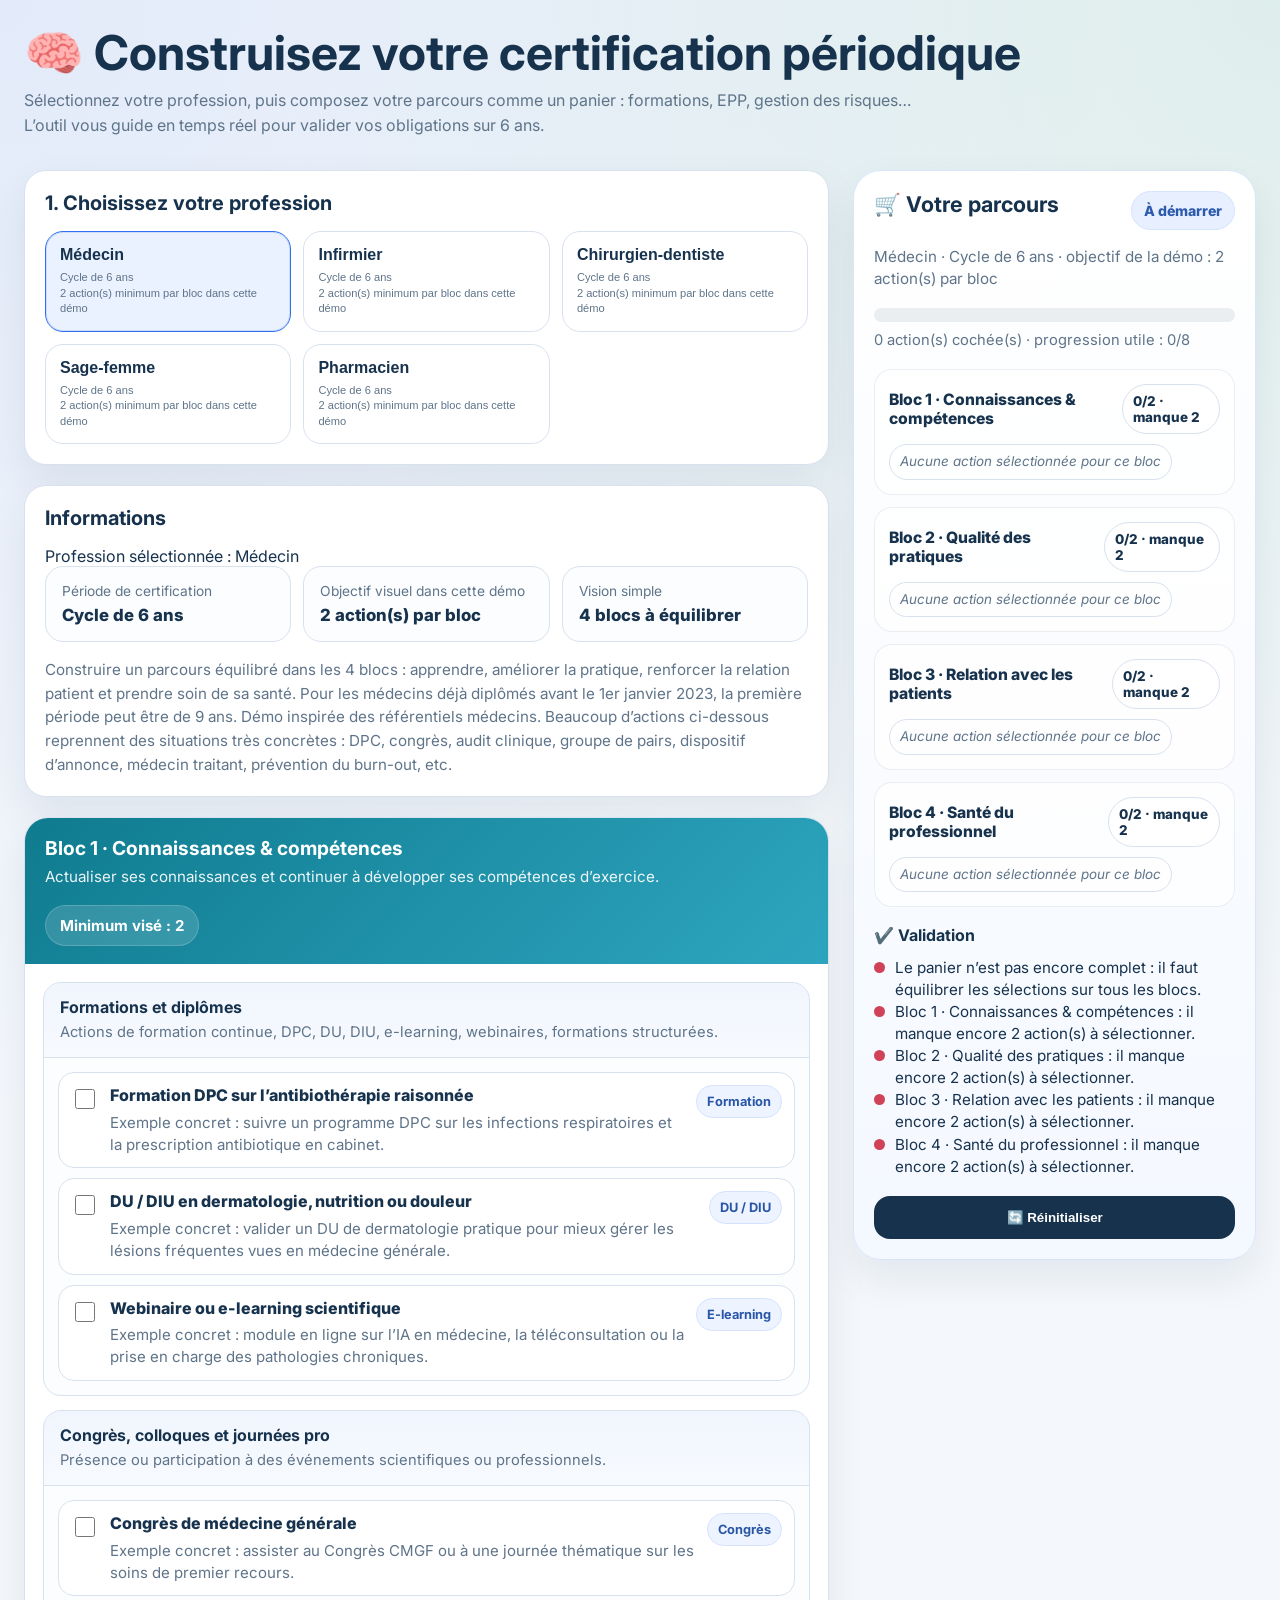
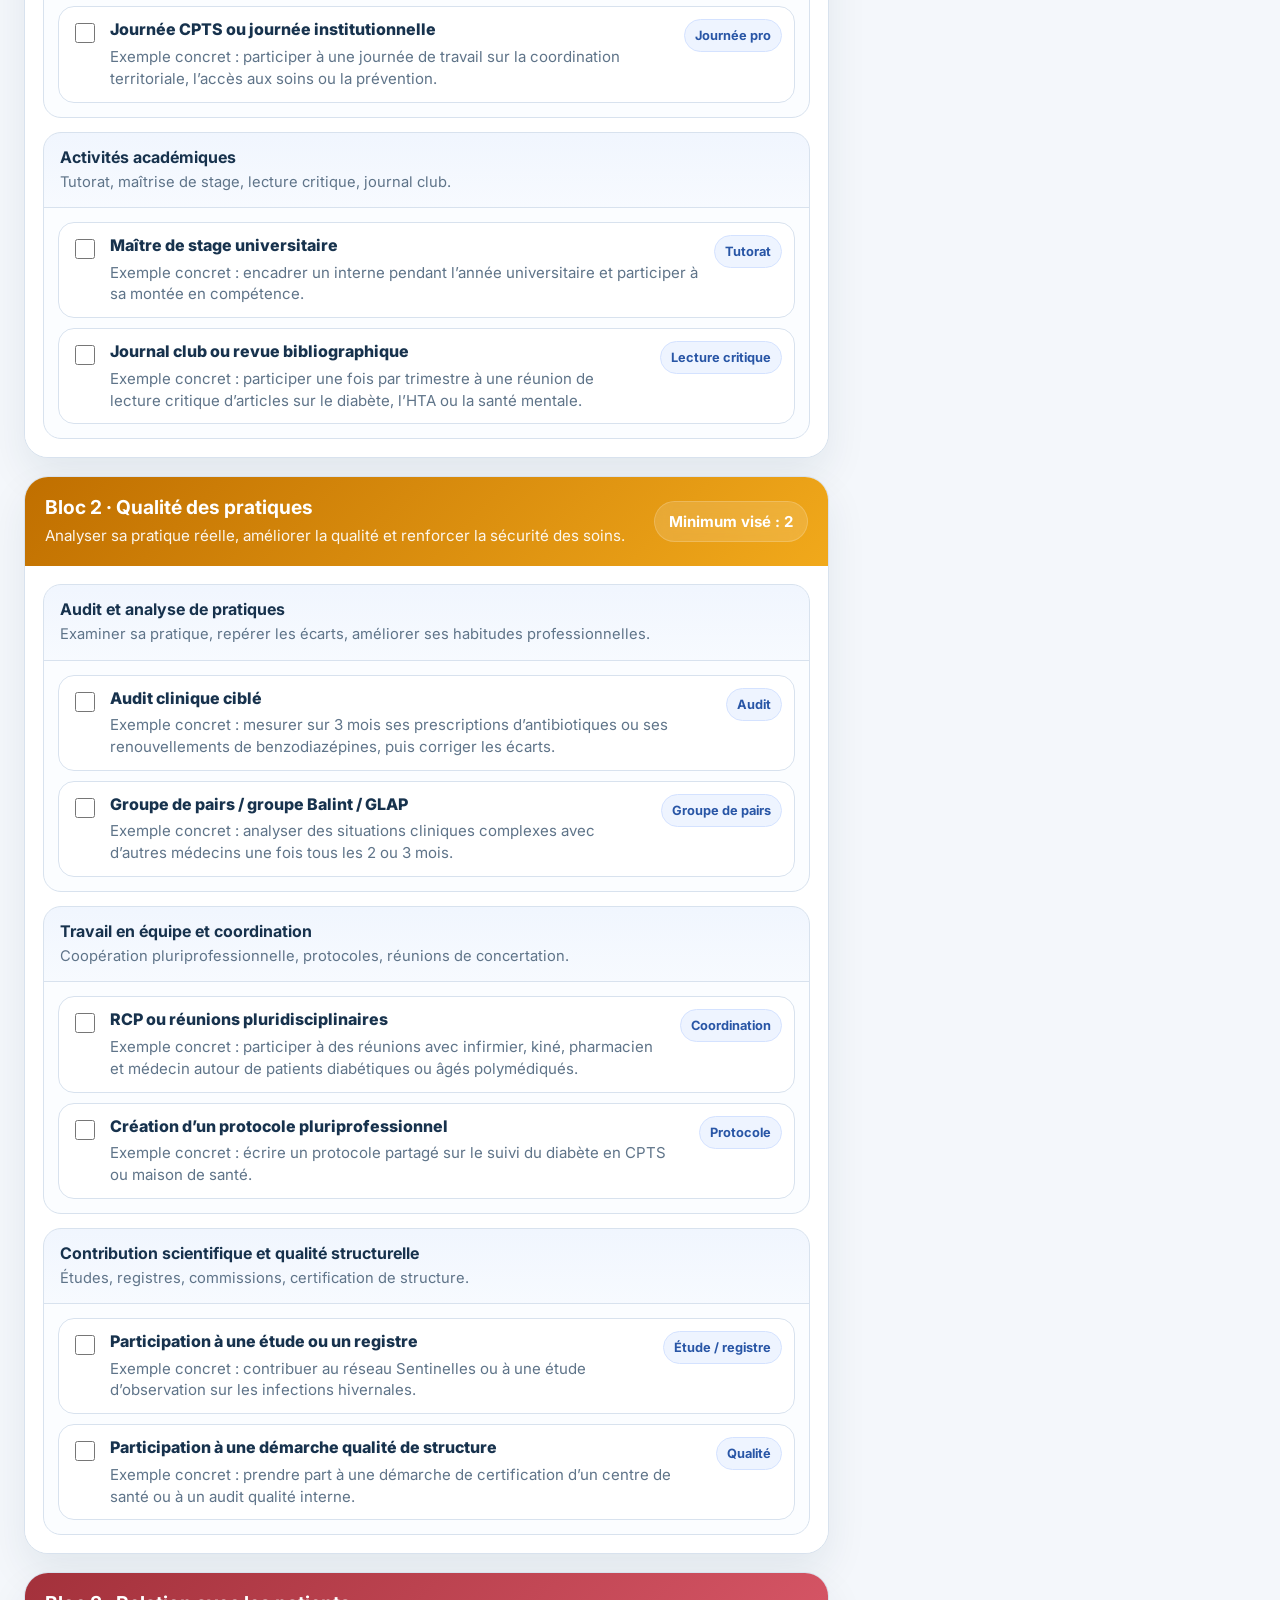
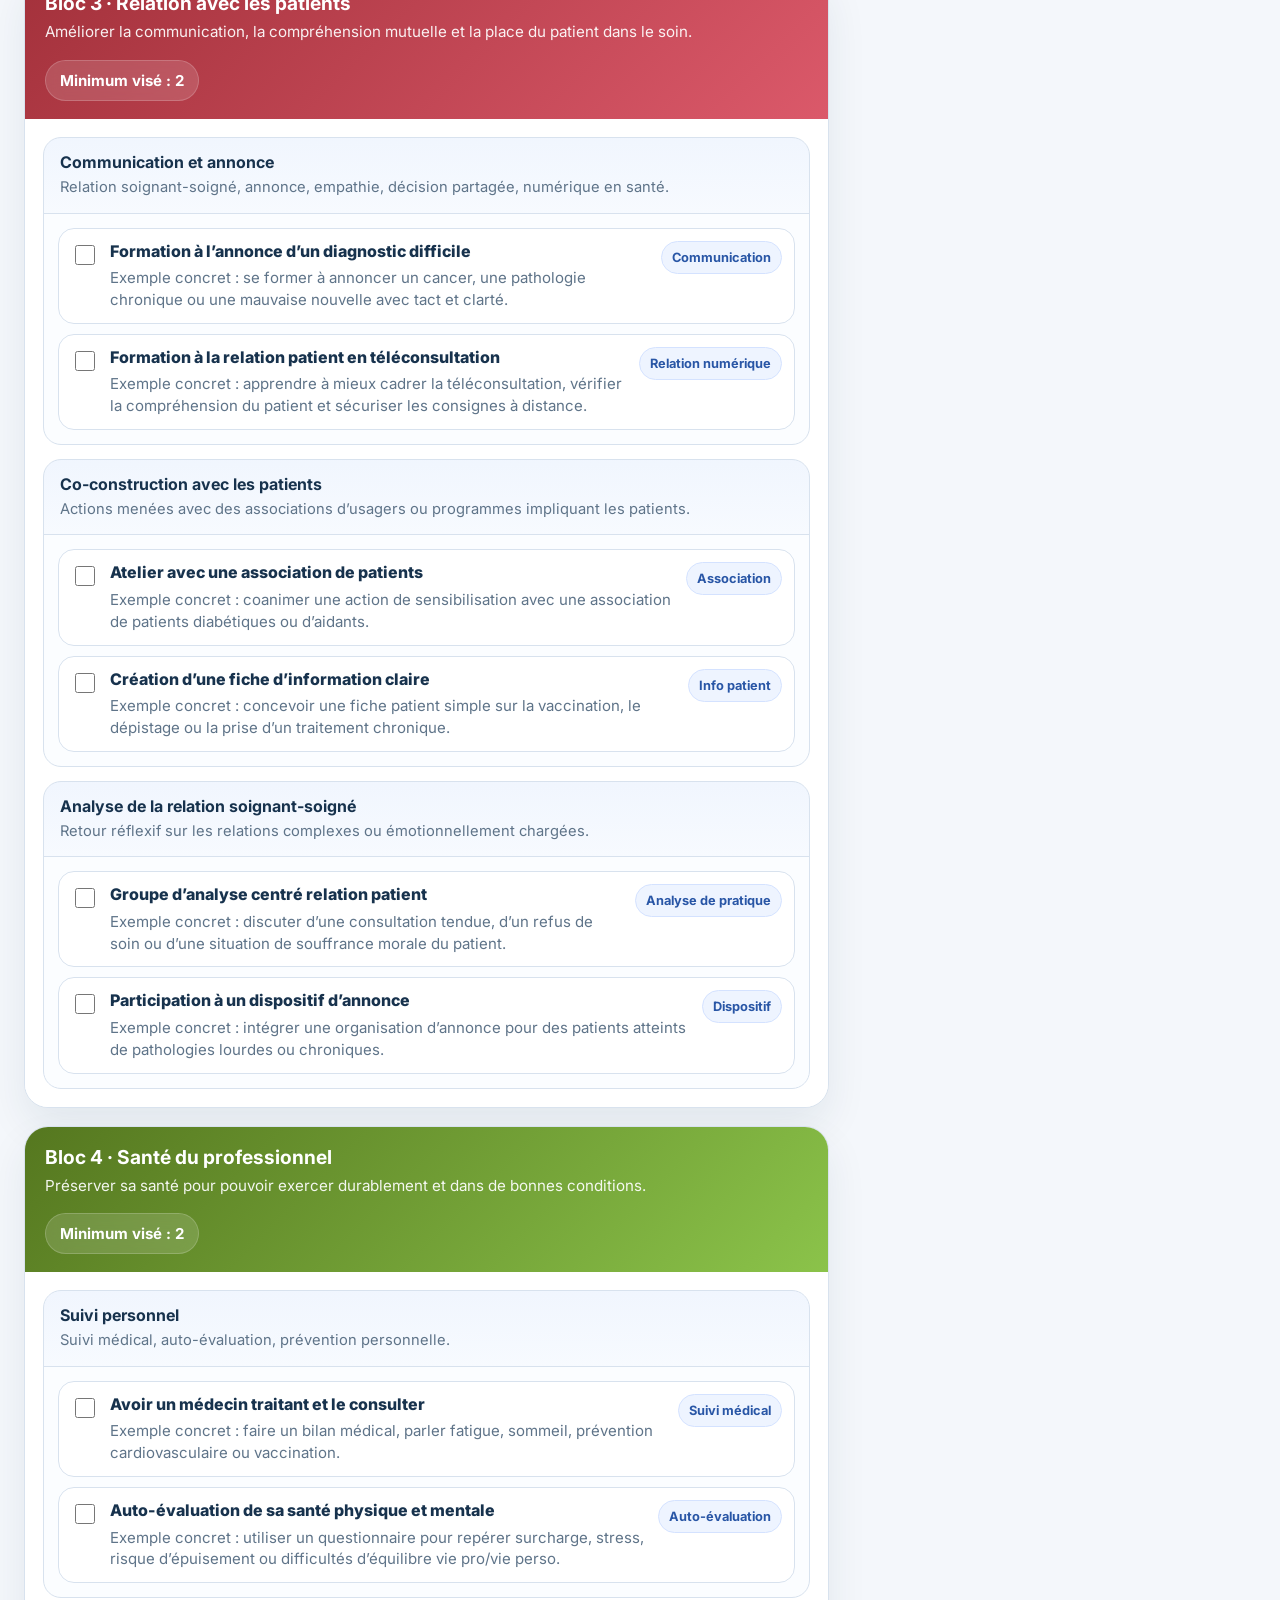
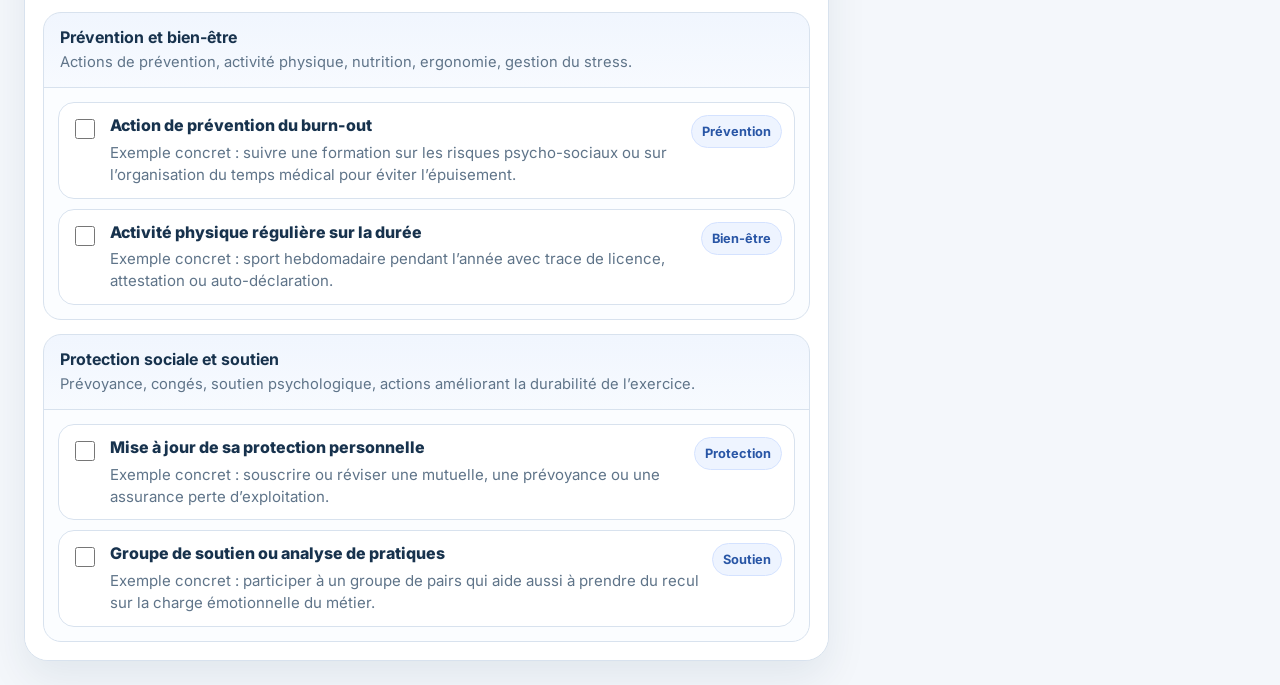
<file: mvp-beta-test-1/index.html>
<!DOCTYPE html>
<html lang="fr">
<head>
  <meta charset="UTF-8" />
  <title>Certification périodique – Configurateur</title>
  <meta name="viewport" content="width=device-width, initial-scale=1.0" />

  <link href="https://fonts.googleapis.com/css2?family=Inter:wght@400;600;800&display=swap" rel="stylesheet">
  <link rel="stylesheet" href="style.css" />
</head>
<body>

  <header class="header">
    <h1>🧠 Construisez votre certification périodique</h1>
    <p>
      Sélectionnez votre profession, puis composez votre parcours comme un panier :
      formations, EPP, gestion des risques… L’outil vous guide en temps réel pour valider vos obligations sur 6 ans.
    </p>
  </header>

  <main class="container">
    <section class="left">

      <div class="card">
        <h2>1. Choisissez votre profession</h2>
        <div id="professionGrid" class="profession-grid"></div>
      </div>

      <div class="card">
        <div class="section-title">
          <h2>Informations</h2>
          <span id="professionHeadline" class="muted"></span>
        </div>

        <div id="metaGrid" class="meta-grid"></div>
        <p id="professionNote" class="note"></p>
      </div>

      <div id="blocksContainer"></div>
    </section>

    <aside class="right">
      <div id="cartCard" class="cart-card pending">
        <div class="cart-header">
          <h2>🛒 Votre parcours</h2>
          <span id="statusBadge" class="status-badge">À démarrer</span>
        </div>

        <p id="cartSubtitle" class="cart-subtitle">
          Suivez votre progression en temps réel
        </p>

        <div class="progress-container">
          <div class="progress-bar">
            <div id="progressBar" class="progress-fill"></div>
          </div>
          <div id="progressText" class="progress-text">Sélectionnez une profession</div>
        </div>

        <div id="cartBlocks" class="cart-blocks"></div>

        <div class="checklist">
          <h3>✔️ Validation</h3>
          <div id="checklist"></div>
        </div>

        <button id="resetBtn" class="reset-btn">🔄 Réinitialiser</button>
      </div>
    </aside>
  </main>

  <script src="data/professions.js"></script>
  <script src="js/render.js"></script>
  <script src="js/app.js"></script>
</body>
</html>
</file>
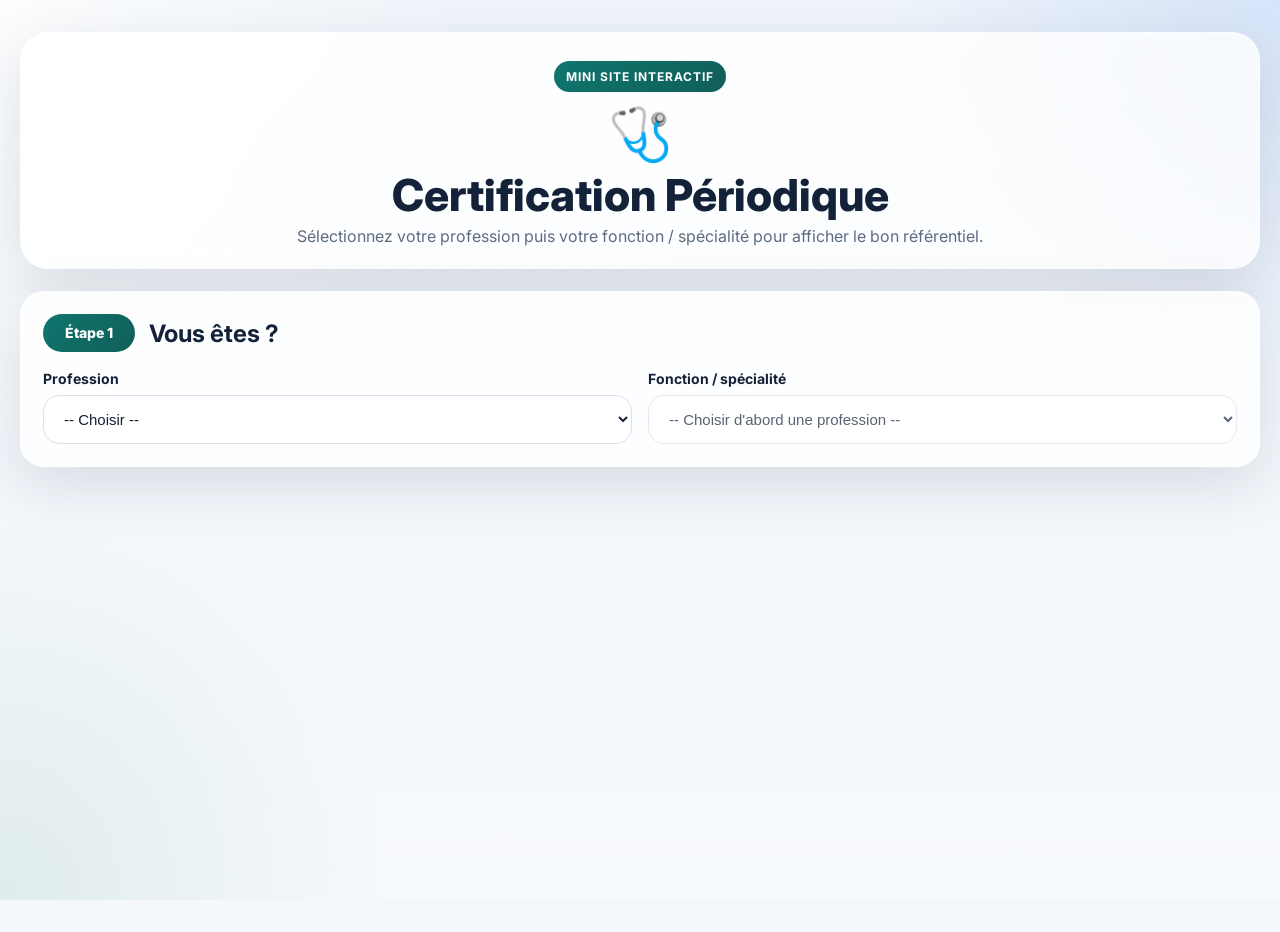
<file: mvp-beta-test-2/index.html>
<!DOCTYPE html>
<html lang="fr">
<head>
  <meta charset="UTF-8" />
  <meta name="viewport" content="width=device-width, initial-scale=1.0" />
  <title>Certification Périodique</title>

  <link rel="preconnect" href="https://fonts.googleapis.com">
  <link rel="preconnect" href="https://fonts.gstatic.com" crossorigin>
  <link
    href="https://fonts.googleapis.com/css2?family=Inter:wght@400;500;600;700;800&display=swap"
    rel="stylesheet"
  >

  <link rel="stylesheet" href="style.css" />
</head>
<body>
  <div class="page-bg"></div>

  <main class="app">
    <header class="hero">
      <div class="hero__badge">Mini site interactif</div>
      <div class="hero__icon" id="heroIcon">🩺</div>
      <h1 class="hero__title" id="pageTitle">Certification Périodique</h1>
      <p class="hero__subtitle" id="pageSubtitle">
        Sélectionnez votre profession puis votre fonction / spécialité pour afficher le bon référentiel.
      </p>
    </header>

    <section class="card step-card">
      <div class="step-card__head">
        <span class="step-number">Étape 1</span>
        <h2>Vous êtes ?</h2>
      </div>

      <div class="selectors">
        <div class="field">
          <label for="professionSelect">Profession</label>
          <select id="professionSelect">
            <option value="">-- Choisir --</option>
          </select>
        </div>

        <div class="field">
          <label for="specialitySelect">Fonction / spécialité</label>
          <select id="specialitySelect" disabled>
            <option value="">-- Choisir d'abord une profession --</option>
          </select>
        </div>
      </div>
    </section>

    <section class="card step-card hidden" id="blocksSection">
      <div class="step-card__head">
        <span class="step-number">Étape 2</span>
        <h2>Où en êtes-vous dans vos blocs ?</h2>
      </div>

      <div class="global-progress">
        <div class="global-progress__top">
          <div class="global-progress__text">
            <strong id="globalValidated">0</strong>/<span id="globalTotalBlocks">0</span> blocs validés
          </div>

          <button id="expandAllBtn" class="btn btn--ghost" type="button">
            Ouvrir / fermer toutes les cartes
          </button>
        </div>

        <div class="progress-bar">
          <div class="progress-bar__fill" id="globalProgressFill"></div>
        </div>
      </div>

      <div class="blocks-grid" id="blocksGrid"></div>
    </section>

    <section class="card result-card hidden" id="resultSection">
      <div class="step-card__head">
        <span class="step-number">Étape 3</span>
        <h2>Résultat</h2>
      </div>

      <div id="resultBox" class="result-box">
        <h3 id="resultTitle">Votre résultat</h3>
        <p id="resultText"></p>
      </div>

      <div class="summary-grid" id="summaryGrid"></div>

      <div class="result-actions">
        <button id="resetChecksBtn" class="btn btn--secondary" type="button">
          Réinitialiser les cases cochées
        </button>
      </div>
    </section>
  </main>

  <!-- Données -->
  <script src="data/core.js"></script>
  <script src="data/dentistes.js"></script>
 <script src="data/medecins.js"></script>
 <script src="data/sages-femmes.js"></script>
 <script src="data/kines.js"></script>
 <script src="data/podologues.js"></script>
 <script src="data/infirmiers.js"></script>
  <!-- Moteur -->
  <script src="script.js"></script>
</body>
</html>
</file>
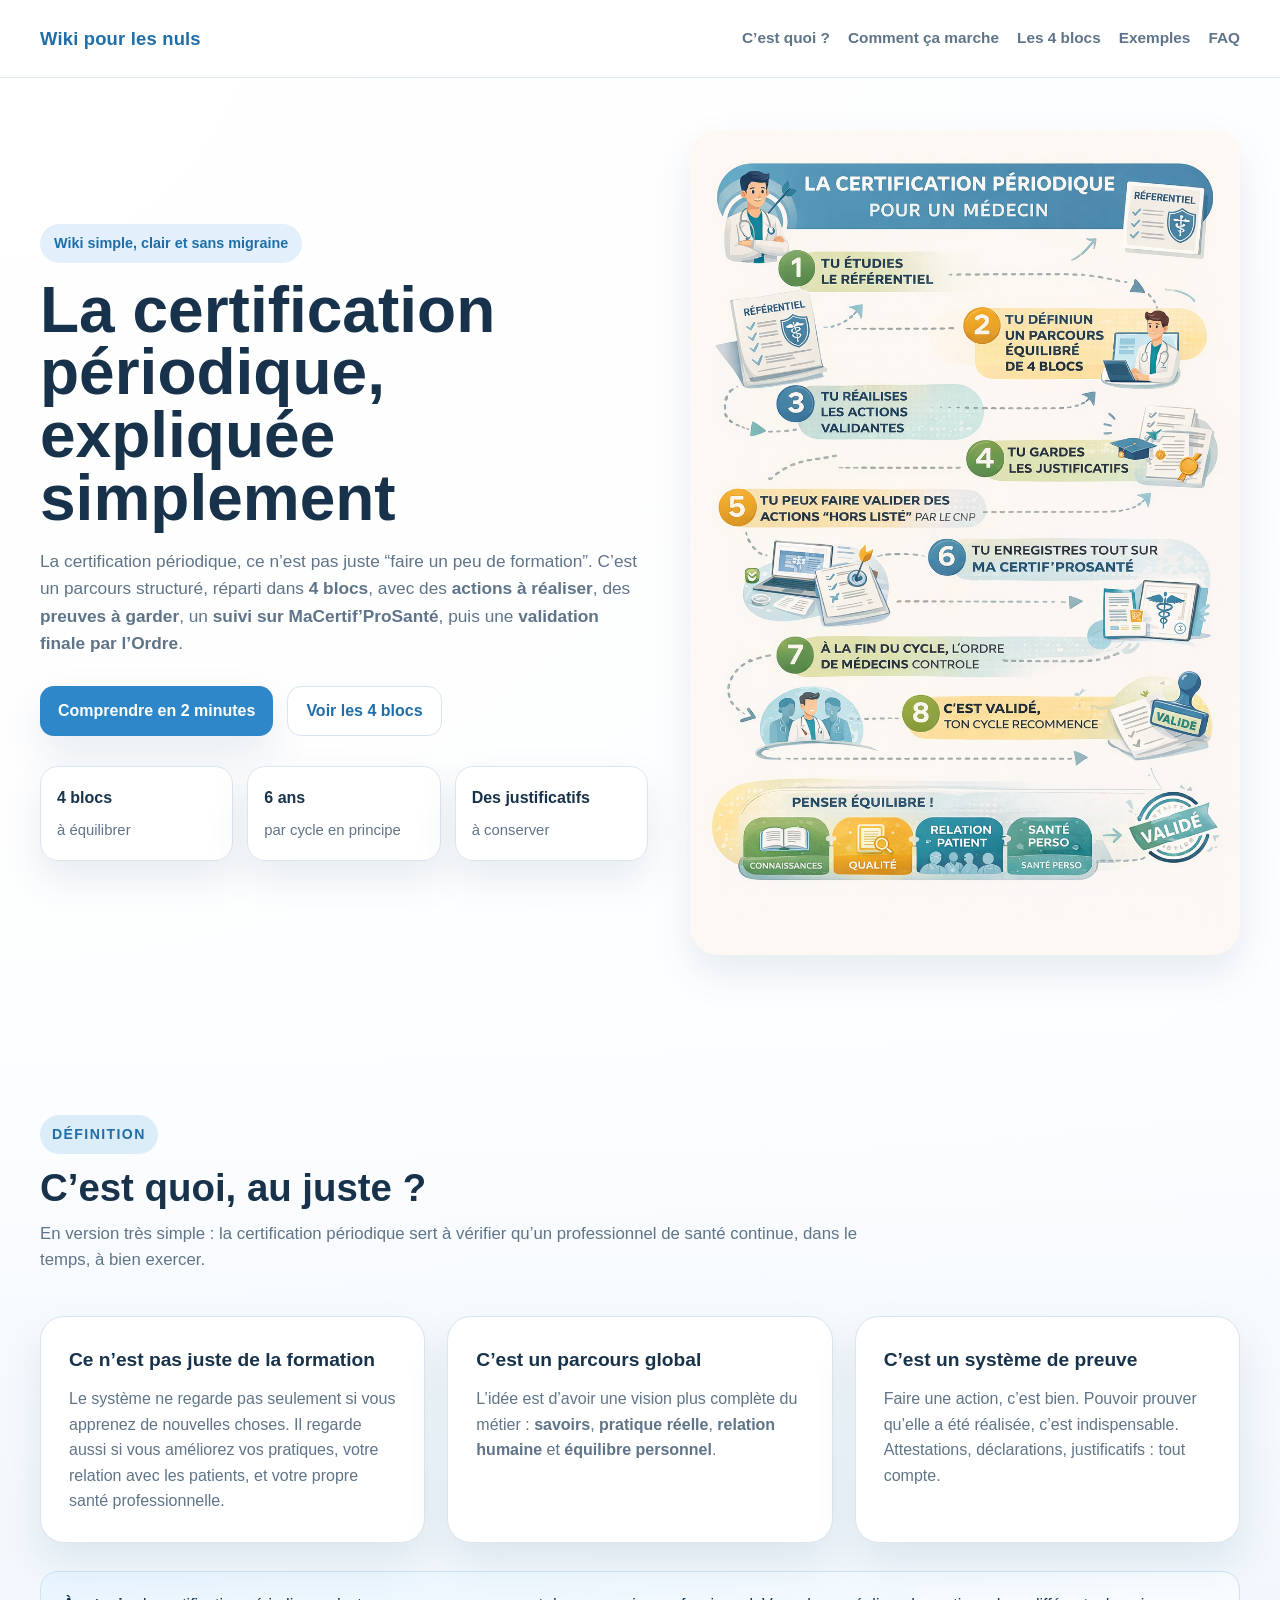
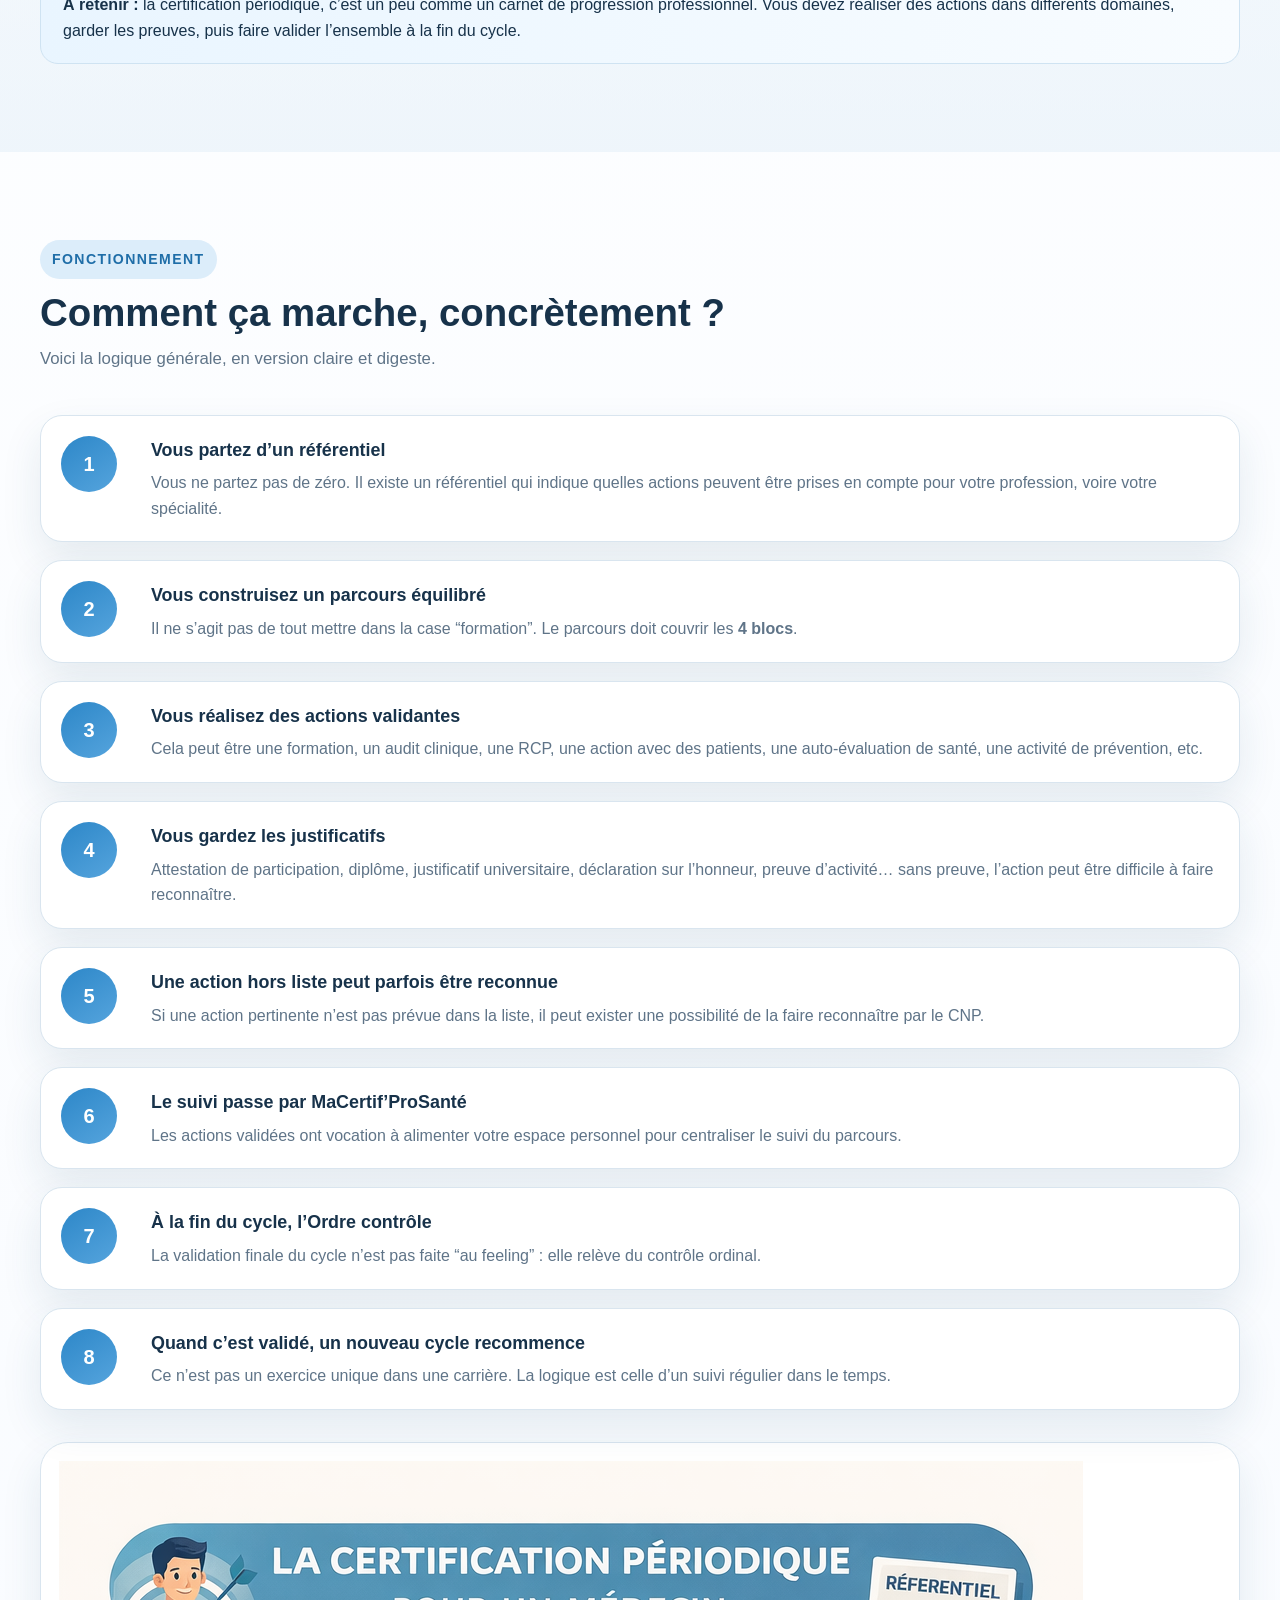
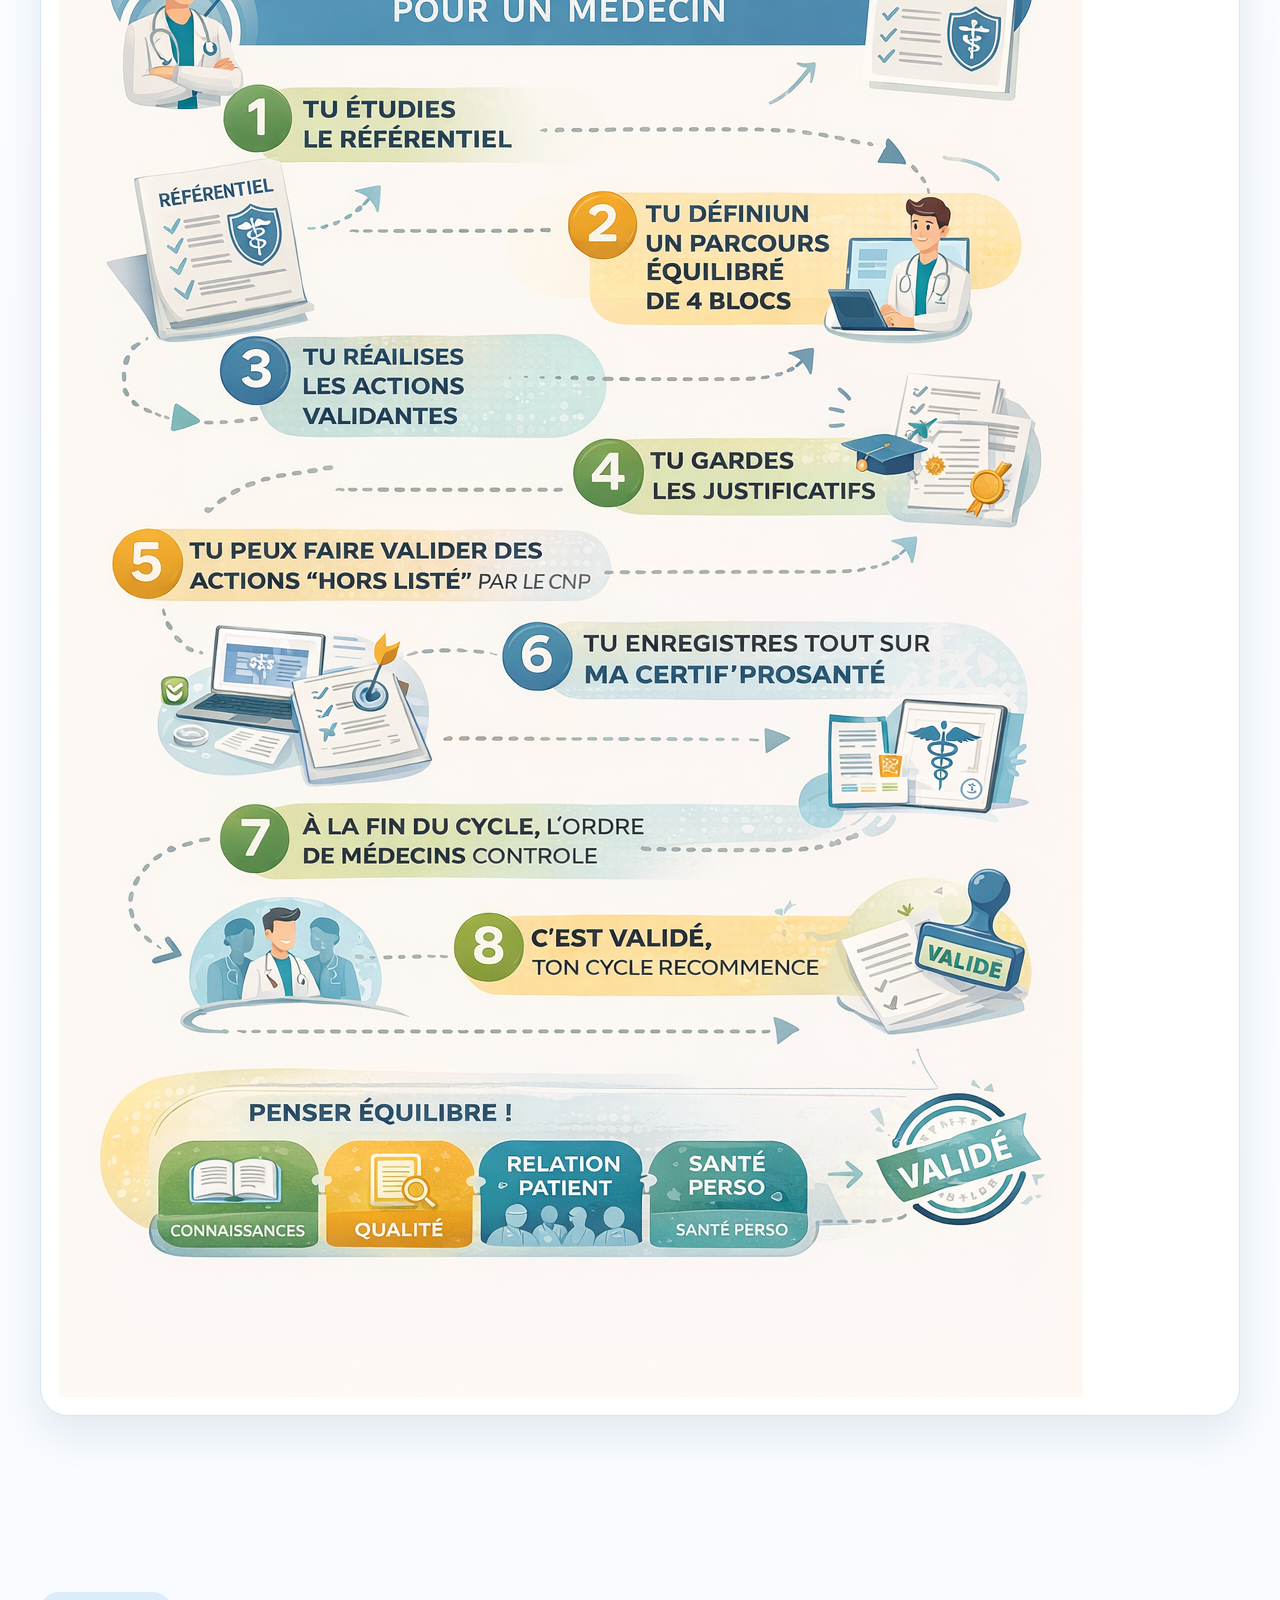
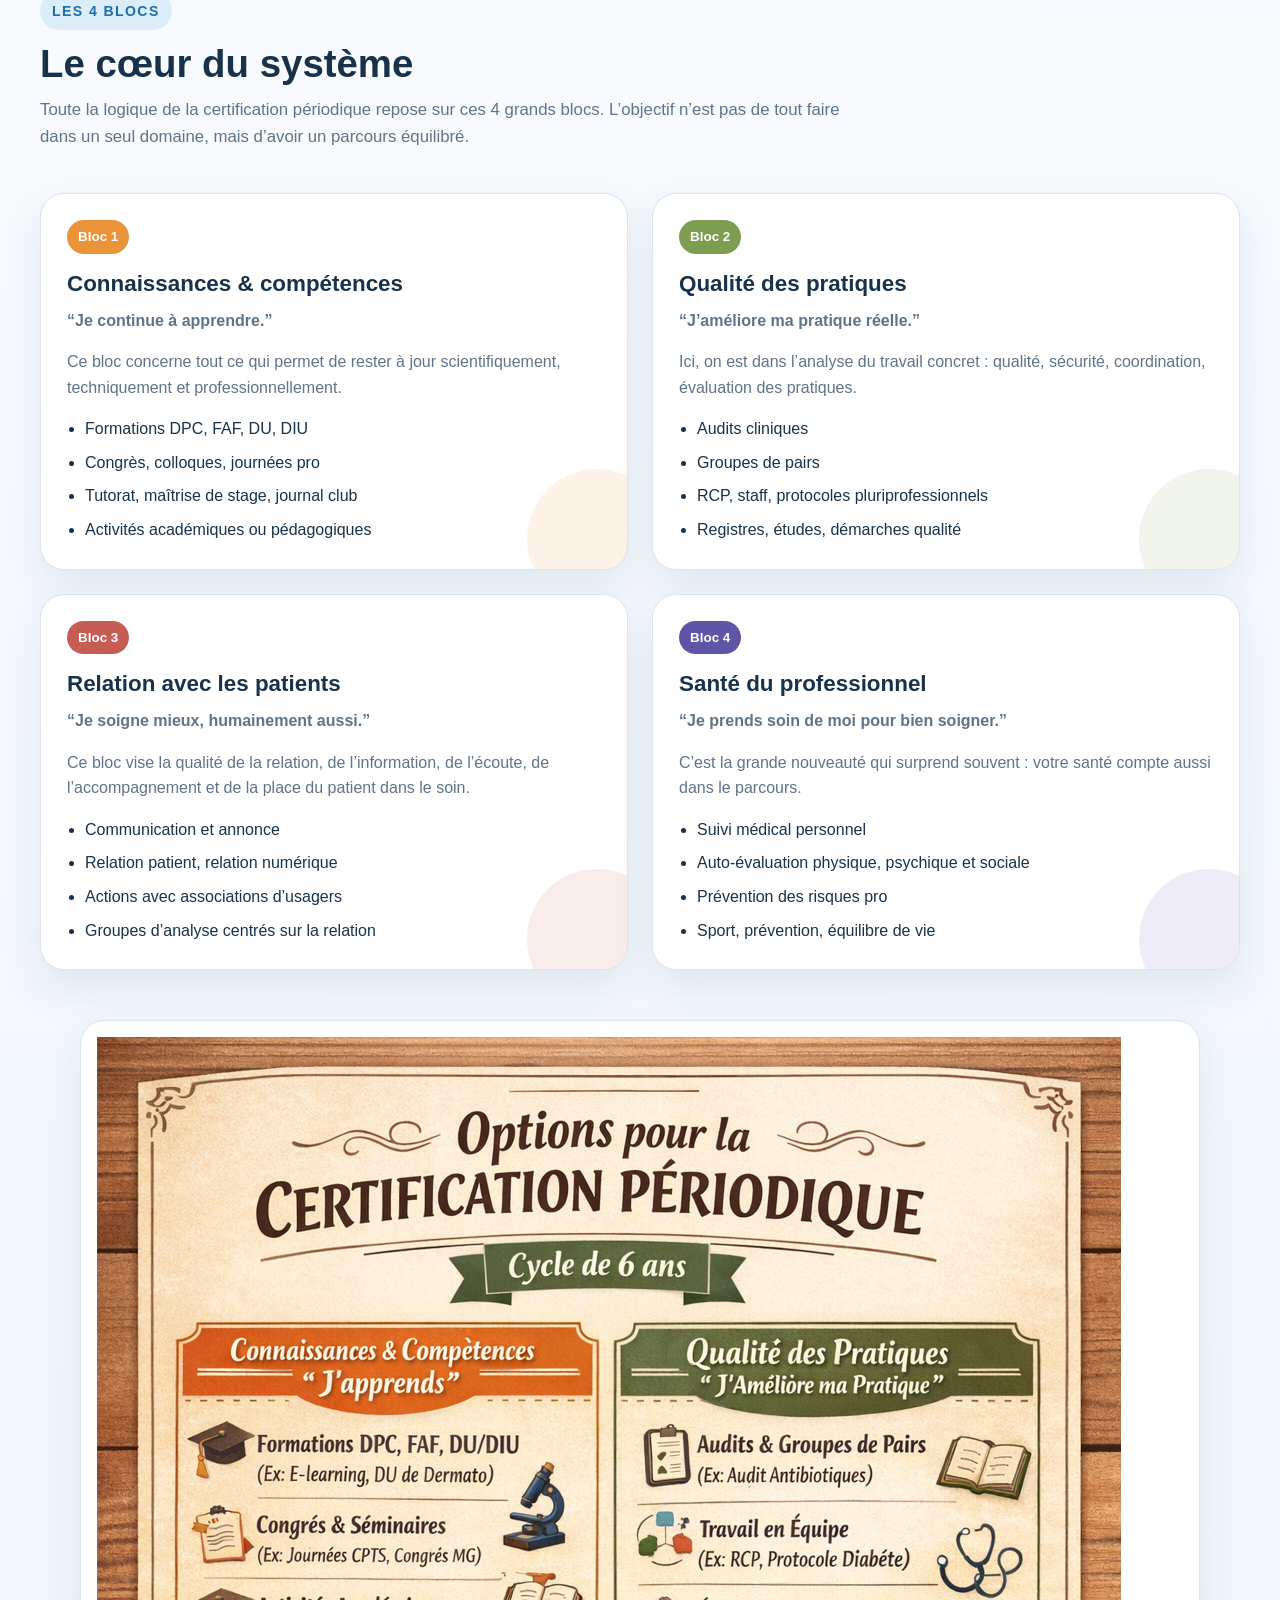
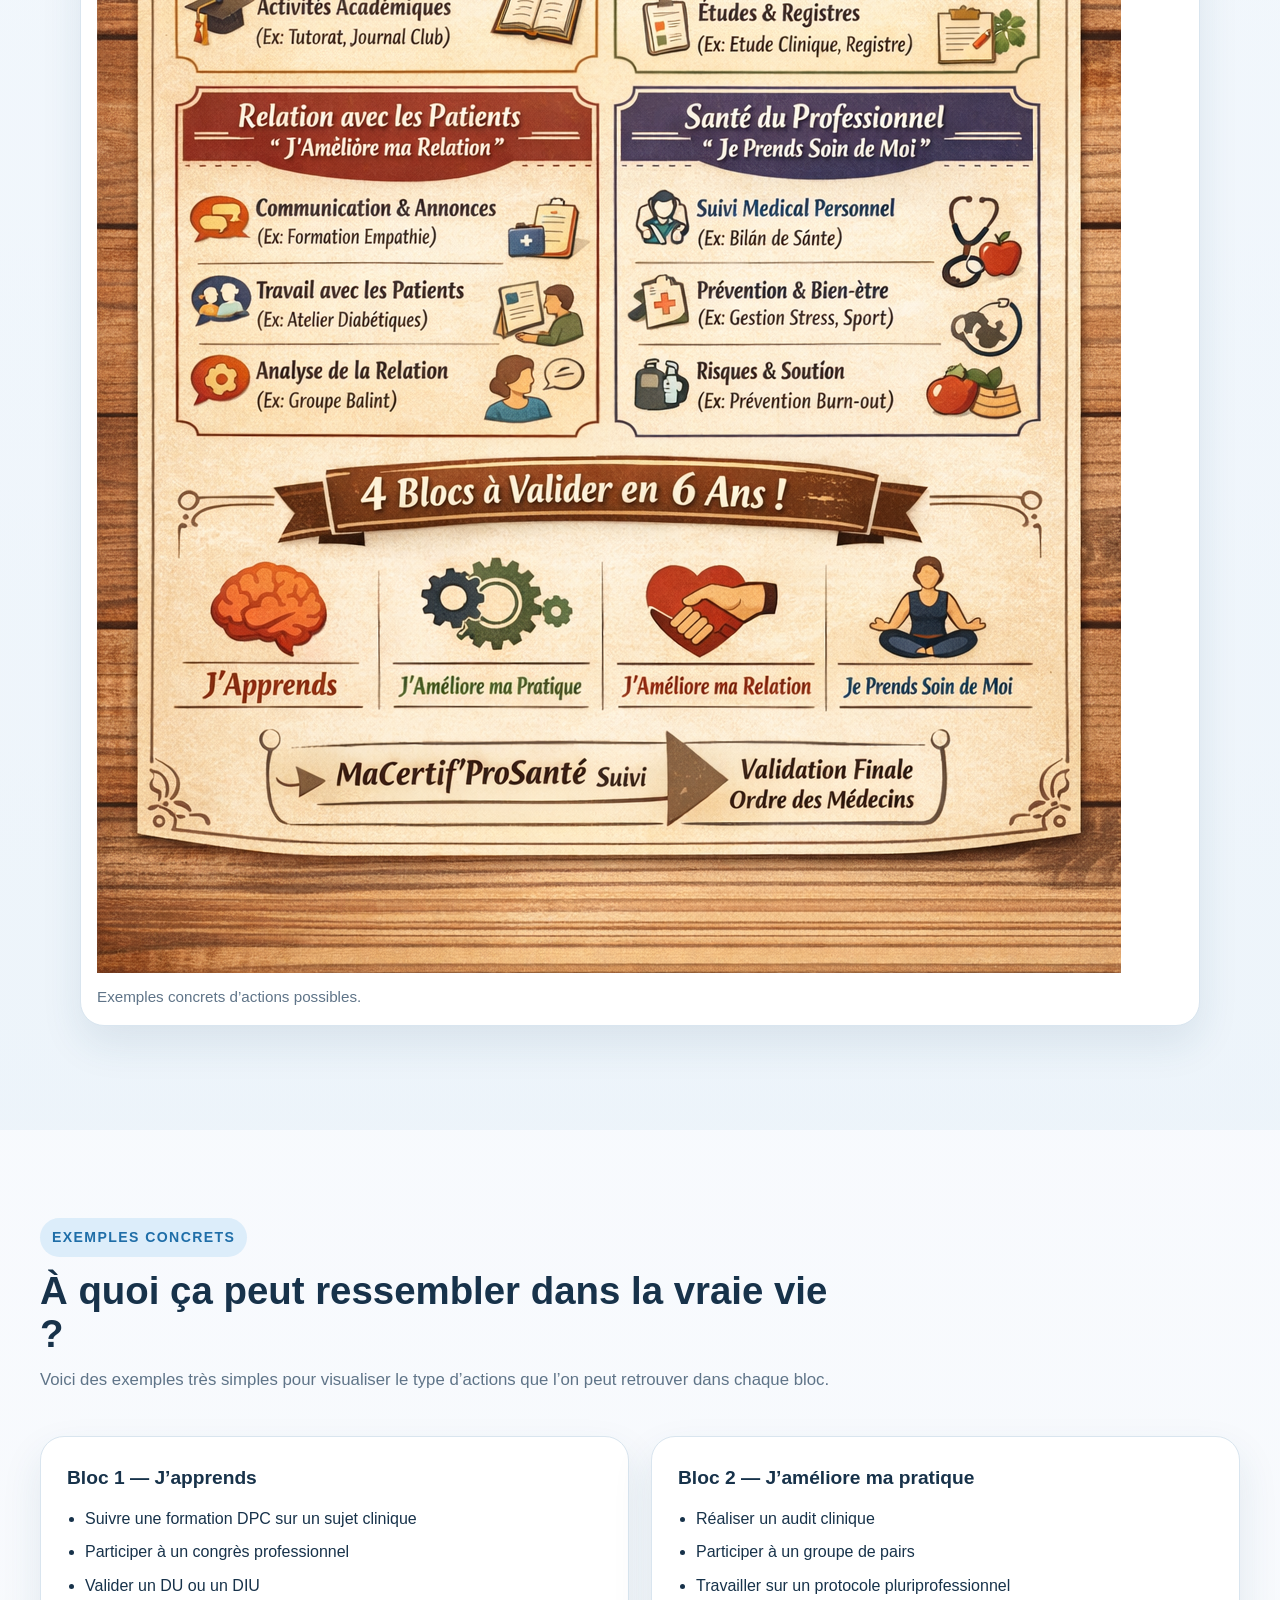
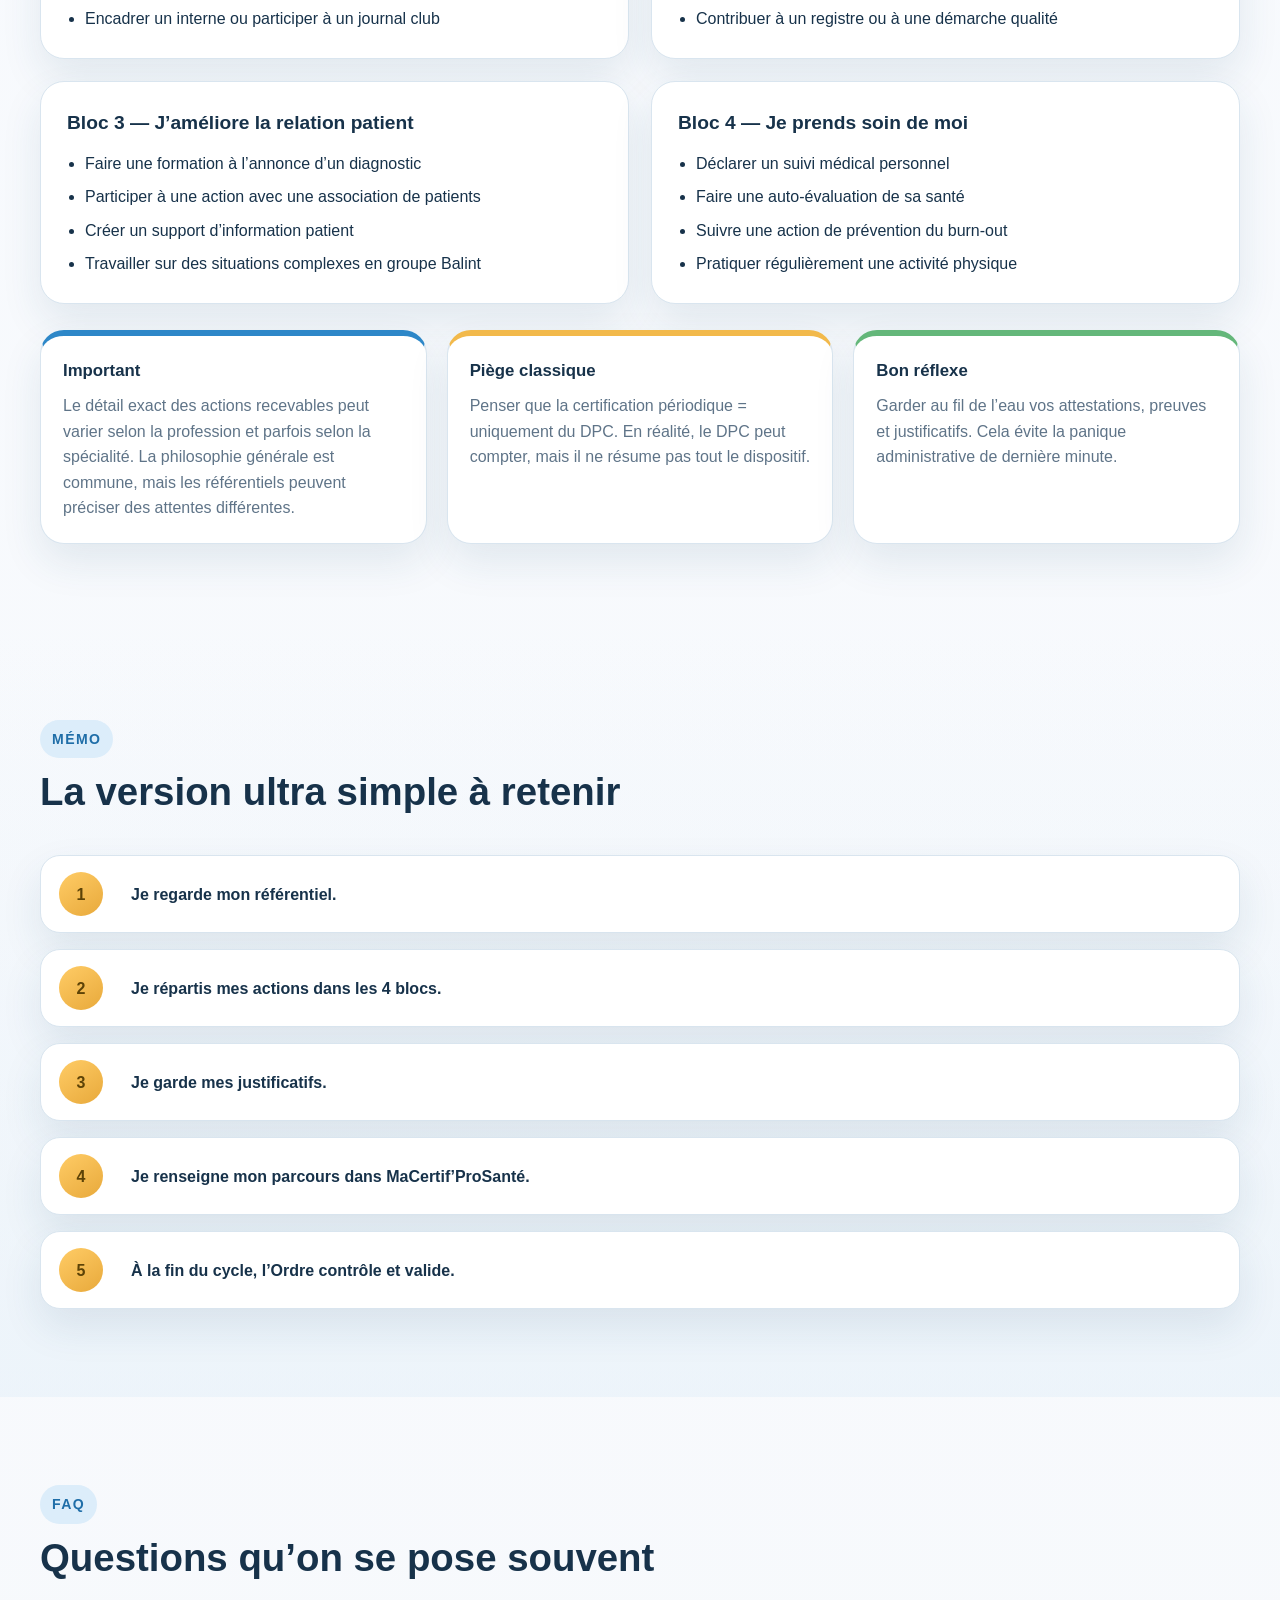
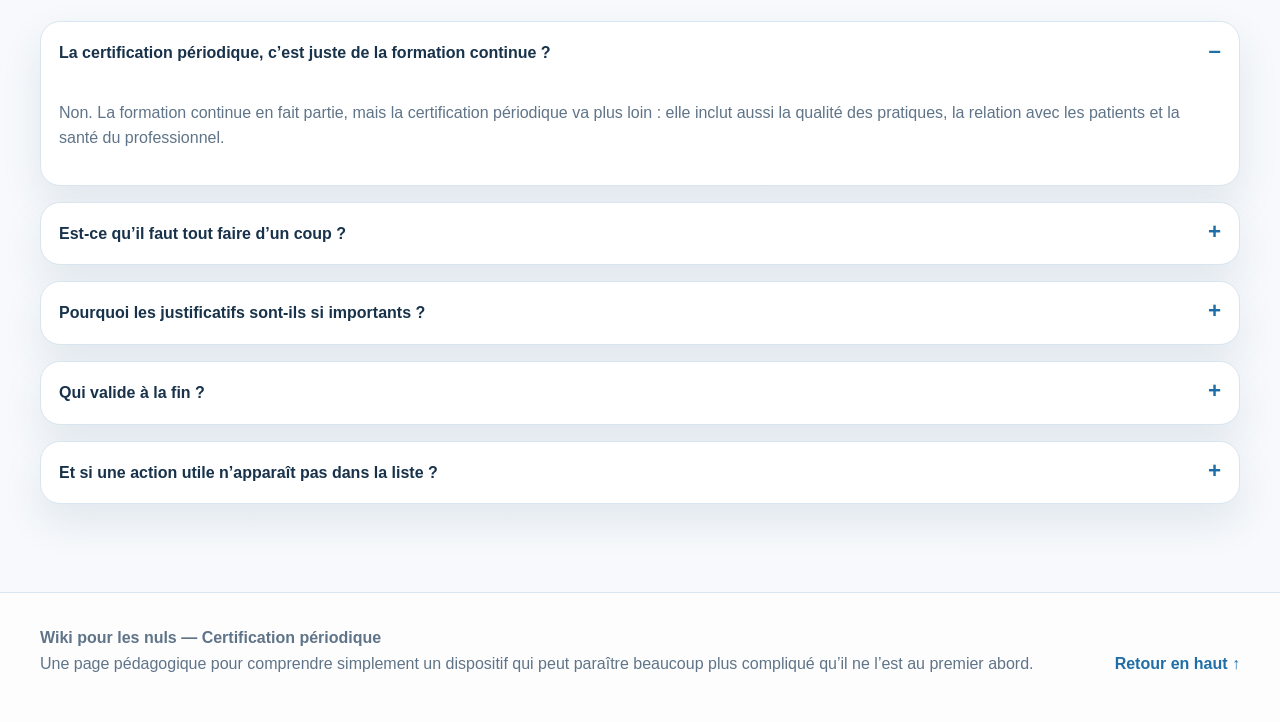
<file: wiki-pour-les-nuls/index.html>
<!DOCTYPE html>
<html lang="fr">
<head>
  <meta charset="UTF-8" />
  <meta name="viewport" content="width=device-width, initial-scale=1.0" />
  <title>Wiki pour les nuls — La certification périodique</title>
  <meta
    name="description"
    content="Une page simple, complète et visuelle pour comprendre la certification périodique des professionnels de santé."
  />
  <link rel="stylesheet" href="style.css" />
</head>
<body>
  <header class="site-header">
    <div class="container header-inner">
      <a href="#top" class="logo">Wiki pour les nuls</a>

      <button
        class="nav-toggle"
        id="navToggle"
        aria-label="Ouvrir le menu"
        aria-expanded="false"
        aria-controls="mainNav"
      >
        ☰
      </button>

      <nav class="main-nav" id="mainNav">
        <a href="#definition">C’est quoi ?</a>
        <a href="#fonctionnement">Comment ça marche</a>
        <a href="#blocs">Les 4 blocs</a>
        <a href="#exemples">Exemples</a>
        <a href="#faq">FAQ</a>
      </nav>
    </div>
  </header>

  <main id="top">
    <section class="hero">
      <div class="container hero-grid">
        <div class="hero-text">
          <span class="eyebrow">Wiki simple, clair et sans migraine</span>
          <h1>La certification périodique, expliquée simplement</h1>
          <p class="hero-lead">
            La certification périodique, ce n’est pas juste “faire un peu de formation”.
            C’est un parcours structuré, réparti dans <strong>4 blocs</strong>, avec des
            <strong>actions à réaliser</strong>, des <strong>preuves à garder</strong>, un
            <strong>suivi sur MaCertif’ProSanté</strong>, puis une
            <strong>validation finale par l’Ordre</strong>.
          </p>

          <div class="hero-actions">
            <a href="#definition" class="btn btn-primary">Comprendre en 2 minutes</a>
            <a href="#blocs" class="btn btn-secondary">Voir les 4 blocs</a>
          </div>

          <div class="hero-mini-cards">
            <article class="mini-card">
              <strong>4 blocs</strong>
              <span>à équilibrer</span>
            </article>
            <article class="mini-card">
              <strong>6 ans</strong>
              <span>par cycle en principe</span>
            </article>
            <article class="mini-card">
              <strong>Des justificatifs</strong>
              <span>à conserver</span>
            </article>
          </div>
        </div>

        <div class="hero-visual">
          <img
            src="img/Certif-Medecin-workflow.png"
            alt="Schéma du parcours de certification périodique pour un médecin"
          />
        </div>
      </div>
    </section>

    <section class="section section-soft" id="definition">
      <div class="container">
        <div class="section-heading">
          <span class="section-kicker">Définition</span>
          <h2>C’est quoi, au juste ?</h2>
          <p>
            En version très simple : la certification périodique sert à vérifier qu’un
            professionnel de santé continue, dans le temps, à bien exercer.
          </p>
        </div>

        <div class="cards-3">
          <article class="info-card">
            <h3>Ce n’est pas juste de la formation</h3>
            <p>
              Le système ne regarde pas seulement si vous apprenez de nouvelles choses.
              Il regarde aussi si vous améliorez vos pratiques, votre relation avec les
              patients, et votre propre santé professionnelle.
            </p>
          </article>

          <article class="info-card">
            <h3>C’est un parcours global</h3>
            <p>
              L’idée est d’avoir une vision plus complète du métier :
              <strong>savoirs</strong>, <strong>pratique réelle</strong>,
              <strong>relation humaine</strong> et <strong>équilibre personnel</strong>.
            </p>
          </article>

          <article class="info-card">
            <h3>C’est un système de preuve</h3>
            <p>
              Faire une action, c’est bien. Pouvoir prouver qu’elle a été réalisée,
              c’est indispensable. Attestations, déclarations, justificatifs :
              tout compte.
            </p>
          </article>
        </div>

        <div class="callout">
          <strong>À retenir :</strong>
          la certification périodique, c’est un peu comme un carnet de progression
          professionnel. Vous devez réaliser des actions dans différents domaines,
          garder les preuves, puis faire valider l’ensemble à la fin du cycle.
        </div>
      </div>
    </section>

    <section class="section" id="fonctionnement">
      <div class="container">
        <div class="section-heading">
          <span class="section-kicker">Fonctionnement</span>
          <h2>Comment ça marche, concrètement ?</h2>
          <p>
            Voici la logique générale, en version claire et digeste.
          </p>
        </div>

        <div class="timeline">
          <article class="timeline-item">
            <div class="timeline-number">1</div>
            <div class="timeline-content">
              <h3>Vous partez d’un référentiel</h3>
              <p>
                Vous ne partez pas de zéro. Il existe un référentiel qui indique quelles
                actions peuvent être prises en compte pour votre profession, voire votre
                spécialité.
              </p>
            </div>
          </article>

          <article class="timeline-item">
            <div class="timeline-number">2</div>
            <div class="timeline-content">
              <h3>Vous construisez un parcours équilibré</h3>
              <p>
                Il ne s’agit pas de tout mettre dans la case “formation”. Le parcours
                doit couvrir les <strong>4 blocs</strong>.
              </p>
            </div>
          </article>

          <article class="timeline-item">
            <div class="timeline-number">3</div>
            <div class="timeline-content">
              <h3>Vous réalisez des actions validantes</h3>
              <p>
                Cela peut être une formation, un audit clinique, une RCP, une action avec
                des patients, une auto-évaluation de santé, une activité de prévention,
                etc.
              </p>
            </div>
          </article>

          <article class="timeline-item">
            <div class="timeline-number">4</div>
            <div class="timeline-content">
              <h3>Vous gardez les justificatifs</h3>
              <p>
                Attestation de participation, diplôme, justificatif universitaire,
                déclaration sur l’honneur, preuve d’activité… sans preuve, l’action peut
                être difficile à faire reconnaître.
              </p>
            </div>
          </article>

          <article class="timeline-item">
            <div class="timeline-number">5</div>
            <div class="timeline-content">
              <h3>Une action hors liste peut parfois être reconnue</h3>
              <p>
                Si une action pertinente n’est pas prévue dans la liste, il peut exister
                une possibilité de la faire reconnaître par le CNP.
              </p>
            </div>
          </article>

          <article class="timeline-item">
            <div class="timeline-number">6</div>
            <div class="timeline-content">
              <h3>Le suivi passe par MaCertif’ProSanté</h3>
              <p>
                Les actions validées ont vocation à alimenter votre espace personnel pour
                centraliser le suivi du parcours.
              </p>
            </div>
          </article>

          <article class="timeline-item">
            <div class="timeline-number">7</div>
            <div class="timeline-content">
              <h3>À la fin du cycle, l’Ordre contrôle</h3>
              <p>
                La validation finale du cycle n’est pas faite “au feeling” : elle relève
                du contrôle ordinal.
              </p>
            </div>
          </article>

          <article class="timeline-item">
            <div class="timeline-number">8</div>
            <div class="timeline-content">
              <h3>Quand c’est validé, un nouveau cycle recommence</h3>
              <p>
                Ce n’est pas un exercice unique dans une carrière. La logique est celle
                d’un suivi régulier dans le temps.
              </p>
            </div>
          </article>
        </div>

        <div class="image-block">
          <img
            src="img/Certif-Medecin-workflow.png"
            alt="Infographie montrant les différentes étapes du parcours de certification périodique"
          />
        </div>
      </div>
    </section>

    <section class="section section-soft" id="blocs">
      <div class="container">
        <div class="section-heading">
          <span class="section-kicker">Les 4 blocs</span>
          <h2>Le cœur du système</h2>
          <p>
            Toute la logique de la certification périodique repose sur ces 4 grands blocs.
            L’objectif n’est pas de tout faire dans un seul domaine, mais d’avoir un
            parcours équilibré.
          </p>
        </div>

        <div class="blocks-grid">
          <article class="block-card block-1">
            <span class="block-badge">Bloc 1</span>
            <h3>Connaissances & compétences</h3>
            <p class="block-slogan">“Je continue à apprendre.”</p>
            <p>
              Ce bloc concerne tout ce qui permet de rester à jour scientifiquement,
              techniquement et professionnellement.
            </p>
            <ul>
              <li>Formations DPC, FAF, DU, DIU</li>
              <li>Congrès, colloques, journées pro</li>
              <li>Tutorat, maîtrise de stage, journal club</li>
              <li>Activités académiques ou pédagogiques</li>
            </ul>
          </article>

          <article class="block-card block-2">
            <span class="block-badge">Bloc 2</span>
            <h3>Qualité des pratiques</h3>
            <p class="block-slogan">“J’améliore ma pratique réelle.”</p>
            <p>
              Ici, on est dans l’analyse du travail concret : qualité, sécurité,
              coordination, évaluation des pratiques.
            </p>
            <ul>
              <li>Audits cliniques</li>
              <li>Groupes de pairs</li>
              <li>RCP, staff, protocoles pluriprofessionnels</li>
              <li>Registres, études, démarches qualité</li>
            </ul>
          </article>

          <article class="block-card block-3">
            <span class="block-badge">Bloc 3</span>
            <h3>Relation avec les patients</h3>
            <p class="block-slogan">“Je soigne mieux, humainement aussi.”</p>
            <p>
              Ce bloc vise la qualité de la relation, de l’information, de l’écoute, de
              l’accompagnement et de la place du patient dans le soin.
            </p>
            <ul>
              <li>Communication et annonce</li>
              <li>Relation patient, relation numérique</li>
              <li>Actions avec associations d’usagers</li>
              <li>Groupes d’analyse centrés sur la relation</li>
            </ul>
          </article>

          <article class="block-card block-4">
            <span class="block-badge">Bloc 4</span>
            <h3>Santé du professionnel</h3>
            <p class="block-slogan">“Je prends soin de moi pour bien soigner.”</p>
            <p>
              C’est la grande nouveauté qui surprend souvent : votre santé compte aussi
              dans le parcours.
            </p>
            <ul>
              <li>Suivi médical personnel</li>
              <li>Auto-évaluation physique, psychique et sociale</li>
              <li>Prévention des risques pro</li>
              <li>Sport, prévention, équilibre de vie</li>
            </ul>
          </article>
        </div>

        <div class="image-row image-row-1">
          <figure class="image-card">
            <img
              src="img/Explication-des-4-blocs-exemples.png"
              alt="Infographie donnant des exemples concrets d’actions dans les 4 blocs"
            />
            <figcaption>Exemples concrets d’actions possibles.</figcaption>
          </figure>
        </div>
      </div>
    </section>

    <section class="section" id="exemples">
      <div class="container">
        <div class="section-heading">
          <span class="section-kicker">Exemples concrets</span>
          <h2>À quoi ça peut ressembler dans la vraie vie ?</h2>
          <p>
            Voici des exemples très simples pour visualiser le type d’actions que l’on
            peut retrouver dans chaque bloc.
          </p>
        </div>

        <div class="examples-grid">
          <article class="example-box">
            <h3>Bloc 1 — J’apprends</h3>
            <ul>
              <li>Suivre une formation DPC sur un sujet clinique</li>
              <li>Participer à un congrès professionnel</li>
              <li>Valider un DU ou un DIU</li>
              <li>Encadrer un interne ou participer à un journal club</li>
            </ul>
          </article>

          <article class="example-box">
            <h3>Bloc 2 — J’améliore ma pratique</h3>
            <ul>
              <li>Réaliser un audit clinique</li>
              <li>Participer à un groupe de pairs</li>
              <li>Travailler sur un protocole pluriprofessionnel</li>
              <li>Contribuer à un registre ou à une démarche qualité</li>
            </ul>
          </article>

          <article class="example-box">
            <h3>Bloc 3 — J’améliore la relation patient</h3>
            <ul>
              <li>Faire une formation à l’annonce d’un diagnostic</li>
              <li>Participer à une action avec une association de patients</li>
              <li>Créer un support d’information patient</li>
              <li>Travailler sur des situations complexes en groupe Balint</li>
            </ul>
          </article>

          <article class="example-box">
            <h3>Bloc 4 — Je prends soin de moi</h3>
            <ul>
              <li>Déclarer un suivi médical personnel</li>
              <li>Faire une auto-évaluation de sa santé</li>
              <li>Suivre une action de prévention du burn-out</li>
              <li>Pratiquer régulièrement une activité physique</li>
            </ul>
          </article>
        </div>

        <div class="note-grid">
          <article class="note note-info">
            <h3>Important</h3>
            <p>
              Le détail exact des actions recevables peut varier selon la profession et
              parfois selon la spécialité. La philosophie générale est commune, mais les
              référentiels peuvent préciser des attentes différentes.
            </p>
          </article>

          <article class="note note-warning">
            <h3>Piège classique</h3>
            <p>
              Penser que la certification périodique = uniquement du DPC. En réalité,
              le DPC peut compter, mais il ne résume pas tout le dispositif.
            </p>
          </article>

          <article class="note note-success">
            <h3>Bon réflexe</h3>
            <p>
              Garder au fil de l’eau vos attestations, preuves et justificatifs.
              Cela évite la panique administrative de dernière minute.
            </p>
          </article>
        </div>
      </div>
    </section>

    <section class="section section-soft" id="memo">
      <div class="container">
        <div class="section-heading">
          <span class="section-kicker">Mémo</span>
          <h2>La version ultra simple à retenir</h2>
        </div>

        <div class="big-memo">
          <div class="memo-line">
            <span class="memo-label">1</span>
            <p>Je regarde mon référentiel.</p>
          </div>
          <div class="memo-line">
            <span class="memo-label">2</span>
            <p>Je répartis mes actions dans les 4 blocs.</p>
          </div>
          <div class="memo-line">
            <span class="memo-label">3</span>
            <p>Je garde mes justificatifs.</p>
          </div>
          <div class="memo-line">
            <span class="memo-label">4</span>
            <p>Je renseigne mon parcours dans MaCertif’ProSanté.</p>
          </div>
          <div class="memo-line">
            <span class="memo-label">5</span>
            <p>À la fin du cycle, l’Ordre contrôle et valide.</p>
          </div>
        </div>
      </div>
    </section>

    <section class="section" id="faq">
      <div class="container">
        <div class="section-heading">
          <span class="section-kicker">FAQ</span>
          <h2>Questions qu’on se pose souvent</h2>
        </div>

        <div class="faq-list">
          <details class="faq-item" open>
            <summary>La certification périodique, c’est juste de la formation continue ?</summary>
            <div class="faq-content">
              <p>
                Non. La formation continue en fait partie, mais la certification périodique
                va plus loin : elle inclut aussi la qualité des pratiques, la relation avec
                les patients et la santé du professionnel.
              </p>
            </div>
          </details>

          <details class="faq-item">
            <summary>Est-ce qu’il faut tout faire d’un coup ?</summary>
            <div class="faq-content">
              <p>
                Non. La logique est justement de construire un parcours sur la durée, pas
                de tout concentrer à la dernière minute.
              </p>
            </div>
          </details>

          <details class="faq-item">
            <summary>Pourquoi les justificatifs sont-ils si importants ?</summary>
            <div class="faq-content">
              <p>
                Parce que le système repose sur des actions traçables. Une action sans preuve
                peut être difficile à faire valoir au moment du contrôle.
              </p>
            </div>
          </details>

          <details class="faq-item">
            <summary>Qui valide à la fin ?</summary>
            <div class="faq-content">
              <p>
                La validation finale du cycle relève de l’Ordre concerné, après suivi du
                parcours et des éléments enregistrés.
              </p>
            </div>
          </details>

          <details class="faq-item">
            <summary>Et si une action utile n’apparaît pas dans la liste ?</summary>
            <div class="faq-content">
              <p>
                Selon les cas, une action “hors liste” peut parfois être soumise à
                reconnaissance par le CNP. Ce n’est donc pas un système totalement fermé.
              </p>
            </div>
          </details>
        </div>
      </div>
    </section>
  </main>

  <footer class="site-footer">
    <div class="container footer-inner">
      <p>
        <strong>Wiki pour les nuls — Certification périodique</strong><br />
        Une page pédagogique pour comprendre simplement un dispositif qui peut paraître
        beaucoup plus compliqué qu’il ne l’est au premier abord.
      </p>
      <a href="#top" class="back-to-top">Retour en haut ↑</a>
    </div>
  </footer>

  <script src="script.js"></script>
</body>
</html>
</file>
<file: style.css>
:root {
  --bg: #07111f;
  --bg-soft: #0b1728;
  --surface: rgba(255, 255, 255, 0.08);
  --surface-strong: rgba(255, 255, 255, 0.12);
  --border: rgba(255, 255, 255, 0.12);
  --text: #f5f7fb;
  --muted: #b6c0d4;
  --white: #ffffff;

  --blue: #4f8cff;
  --violet: #8b5cf6;
  --emerald: #10b981;
  --orange: #f59e0b;

  --shadow: 0 20px 60px rgba(0, 0, 0, 0.30);
  --shadow-hover: 0 28px 80px rgba(0, 0, 0, 0.38);

  --radius-xl: 28px;
  --radius-lg: 20px;
  --container: 1240px;
}

* {
  box-sizing: border-box;
}

html {
  font-size: 16px;
  scroll-behavior: smooth;
}

body {
  margin: 0;
  font-family: Inter, "Segoe UI", Arial, sans-serif;
  color: var(--text);
  background:
    radial-gradient(circle at top left, rgba(79, 140, 255, 0.18), transparent 25%),
    radial-gradient(circle at 85% 15%, rgba(139, 92, 246, 0.18), transparent 20%),
    radial-gradient(circle at 50% 100%, rgba(16, 185, 129, 0.10), transparent 25%),
    linear-gradient(180deg, #08111e 0%, #091423 45%, #07111f 100%);
  min-height: 100vh;
  overflow-x: hidden;
  position: relative;
}

.bg-grid {
  position: fixed;
  inset: 0;
  background-image:
    linear-gradient(rgba(255,255,255,0.03) 1px, transparent 1px),
    linear-gradient(90deg, rgba(255,255,255,0.03) 1px, transparent 1px);
  background-size: 36px 36px;
  mask-image: radial-gradient(circle at center, black 35%, transparent 90%);
  pointer-events: none;
  z-index: 0;
}

.bg-orb {
  position: fixed;
  border-radius: 50%;
  filter: blur(80px);
  opacity: 0.6;
  pointer-events: none;
  z-index: 0;
}

.orb-1 {
  width: 320px;
  height: 320px;
  top: 60px;
  left: -60px;
  background: rgba(79, 140, 255, 0.25);
}

.orb-2 {
  width: 260px;
  height: 260px;
  right: -40px;
  top: 180px;
  background: rgba(139, 92, 246, 0.22);
}

.home {
  position: relative;
  z-index: 1;
  max-width: var(--container);
  margin: 0 auto;
  padding: 72px 24px 90px;
}

.hero {
  text-align: center;
  max-width: 900px;
  margin: 0 auto 54px;
}

.badge {
  display: inline-flex;
  align-items: center;
  gap: 10px;
  padding: 10px 16px;
  border: 1px solid rgba(255,255,255,0.12);
  border-radius: 999px;
  background: rgba(255,255,255,0.06);
  color: #d9e3f5;
  font-size: 0.95rem;
  font-weight: 600;
  backdrop-filter: blur(10px);
  box-shadow: 0 8px 30px rgba(0,0,0,0.18);
}

.hero h1 {
  margin: 22px 0 0;
  font-size: clamp(2.4rem, 5vw, 4.6rem);
  line-height: 1.05;
  letter-spacing: -0.04em;
  font-weight: 800;
}

.hero h1 span {
  background: linear-gradient(90deg, #ffffff, #98b8ff 55%, #b598ff 100%);
  -webkit-background-clip: text;
  -webkit-text-fill-color: transparent;
  background-clip: text;
}

.subtitle {
  margin: 22px auto 0;
  max-width: 760px;
  color: var(--muted);
  font-size: 1.12rem;
  line-height: 1.8;
}

.cards-grid {
  display: grid;
  grid-template-columns: repeat(2, minmax(280px, 1fr));
  gap: 26px;
}

.card {
  position: relative;
  display: flex;
  flex-direction: column;
  gap: 18px;
  min-height: 290px;
  padding: 26px;
  border-radius: var(--radius-xl);
  text-decoration: none;
  color: var(--text);
  background:
    linear-gradient(180deg, rgba(255,255,255,0.10), rgba(255,255,255,0.06));
  border: 1px solid var(--border);
  box-shadow: var(--shadow);
  backdrop-filter: blur(16px);
  overflow: hidden;
  transition:
    transform 0.25s ease,
    box-shadow 0.25s ease,
    border-color 0.25s ease,
    background 0.25s ease;
}

.card::before {
  content: "";
  position: absolute;
  inset: 0;
  opacity: 0.95;
  pointer-events: none;
}

.card::after {
  content: "";
  position: absolute;
  inset: auto -20% -35% auto;
  width: 180px;
  height: 180px;
  border-radius: 50%;
  filter: blur(40px);
  opacity: 0.16;
  pointer-events: none;
}

.card:hover {
  transform: translateY(-8px);
  box-shadow: var(--shadow-hover);
}

.card-blue::before {
  background: linear-gradient(135deg, rgba(79, 140, 255, 0.16), transparent 45%);
}
.card-blue::after {
  background: var(--blue);
}

.card-violet::before {
  background: linear-gradient(135deg, rgba(139, 92, 246, 0.16), transparent 45%);
}
.card-violet::after {
  background: var(--violet);
}

.card-emerald::before {
  background: linear-gradient(135deg, rgba(16, 185, 129, 0.16), transparent 45%);
}
.card-emerald::after {
  background: var(--emerald);
}

.card-orange::before {
  background: linear-gradient(135deg, rgba(245, 158, 11, 0.16), transparent 45%);
}
.card-orange::after {
  background: var(--orange);
}

.card-top {
  display: flex;
  align-items: center;
  justify-content: space-between;
  gap: 16px;
  position: relative;
  z-index: 1;
}

.icon-wrap {
  width: 62px;
  height: 62px;
  border-radius: 18px;
  display: grid;
  place-items: center;
  font-size: 1.3rem;
  color: var(--white);
  background: rgba(255,255,255,0.10);
  border: 1px solid rgba(255,255,255,0.14);
  box-shadow: inset 0 1px 0 rgba(255,255,255,0.10);
}

.card-blue .icon-wrap {
  background: linear-gradient(135deg, rgba(79, 140, 255, 0.95), rgba(79, 140, 255, 0.55));
}
.card-violet .icon-wrap {
  background: linear-gradient(135deg, rgba(139, 92, 246, 0.95), rgba(139, 92, 246, 0.55));
}
.card-emerald .icon-wrap {
  background: linear-gradient(135deg, rgba(16, 185, 129, 0.95), rgba(16, 185, 129, 0.55));
}
.card-orange .icon-wrap {
  background: linear-gradient(135deg, rgba(245, 158, 11, 0.95), rgba(245, 158, 11, 0.55));
}

.card-tag {
  padding: 8px 12px;
  border-radius: 999px;
  background: rgba(255,255,255,0.07);
  border: 1px solid rgba(255,255,255,0.10);
  color: #d8e2f3;
  font-size: 0.84rem;
  font-weight: 600;
  white-space: nowrap;
}

.card h2 {
  position: relative;
  z-index: 1;
  margin: 2px 0 0;
  font-size: 1.52rem;
  line-height: 1.25;
  letter-spacing: -0.02em;
}

.card p {
  position: relative;
  z-index: 1;
  margin: 0;
  color: var(--muted);
  line-height: 1.8;
  font-size: 1rem;
  flex-grow: 1;
}

.card p strong {
  color: var(--white);
  font-weight: 700;
}

.card-footer {
  position: relative;
  z-index: 1;
  display: inline-flex;
  align-items: center;
  justify-content: space-between;
  gap: 12px;
  width: 100%;
  padding-top: 8px;
  font-weight: 700;
  color: var(--white);
}

.card-footer i {
  transition: transform 0.2s ease;
}

.card:hover .card-footer i {
  transform: translateX(5px);
}

@media (max-width: 920px) {
  .cards-grid {
    grid-template-columns: 1fr;
  }

  .home {
    padding: 52px 18px 70px;
  }

  .hero {
    margin-bottom: 38px;
  }

  .card {
    min-height: auto;
  }
}

@media (max-width: 560px) {
  .hero h1 {
    font-size: 2.2rem;
  }

  .subtitle {
    font-size: 1rem;
  }

  .card {
    padding: 22px;
    border-radius: 24px;
  }

  .card-top {
    flex-direction: row;
    align-items: flex-start;
  }

  .card-tag {
    font-size: 0.78rem;
  }
}
</file>
<file: mvp-beta-test-1/style.css>
:root {
  --bg: #f4f7fb;
  --card: #ffffff;
  --text: #17324d;
  --muted: #5f7489;
  --line: #d8e2ee;
  --accent: #2f6fed;
  --accent-soft: #eaf1ff;
  --ok: #1f9d62;
  --warn: #d08a00;
  --danger: #cf4257;
  --shadow: 0 18px 40px rgba(19, 50, 77, 0.08);
  --radius: 22px;
}

* {
  box-sizing: border-box;
}

body {
  margin: 0;
  font-family: Inter, Arial, Helvetica, sans-serif;
  color: var(--text);
  background:
    radial-gradient(circle at top left, rgba(47, 111, 237, 0.09), transparent 20%),
    radial-gradient(circle at top right, rgba(31, 157, 98, 0.1), transparent 18%),
    var(--bg);
}

.header {
  max-width: 1500px;
  margin: 0 auto;
  padding: 28px 24px 8px;
}

.header h1 {
  margin: 0 0 10px;
  font-size: clamp(2rem, 4vw, 3rem);
  line-height: 1.05;
}

.header p {
  margin: 0;
  max-width: 900px;
  line-height: 1.55;
  color: var(--muted);
  font-size: 1rem;
}

.container {
  max-width: 1500px;
  margin: 0 auto;
  padding: 24px;
  display: grid;
  grid-template-columns: minmax(0, 1.8fr) minmax(320px, 0.9fr);
  gap: 24px;
  align-items: start;
}

.left {
  display: grid;
  gap: 20px;
}

.right {
  position: sticky;
  top: 20px;
}

.card,
.cart-card {
  background: var(--card);
  border: 1px solid var(--line);
  border-radius: var(--radius);
  box-shadow: var(--shadow);
}

.card {
  padding: 20px;
}

.card h2,
.card h3 {
  margin: 0 0 16px;
  font-size: 1.25rem;
}

.profession-grid {
  display: grid;
  grid-template-columns: repeat(auto-fit, minmax(220px, 1fr));
  gap: 12px;
}

.profession-btn {
  border: 1px solid var(--line);
  background: white;
  color: var(--text);
  border-radius: 18px;
  padding: 14px;
  text-align: left;
  cursor: pointer;
  transition: transform 0.2s ease, border-color 0.2s ease, background 0.2s ease;
  min-height: 92px;
}

.profession-btn:hover {
  transform: translateY(-2px);
  border-color: #b7cae2;
}

.profession-btn.active {
  border-color: var(--accent);
  background: var(--accent-soft);
  box-shadow: inset 0 0 0 1px rgba(47, 111, 237, 0.15);
}

.profession-btn strong {
  display: block;
  margin-bottom: 6px;
  font-size: 1rem;
}

.profession-btn small {
  display: block;
  color: var(--muted);
  line-height: 1.4;
}

.meta-grid {
  display: grid;
  grid-template-columns: repeat(auto-fit, minmax(220px, 1fr));
  gap: 12px;
}

.meta-box {
  border: 1px solid var(--line);
  background: #fbfdff;
  border-radius: 18px;
  padding: 16px;
}

.meta-box .label {
  font-size: 0.86rem;
  color: var(--muted);
  margin-bottom: 6px;
}

.meta-box .value {
  font-size: 1.05rem;
  font-weight: 800;
}

.note {
  margin: 16px 0 0;
  color: var(--muted);
  line-height: 1.55;
  font-size: 0.95rem;
}

#blocksContainer {
  display: grid;
  gap: 18px;
}

.block-card {
  border: 1px solid var(--line);
  border-radius: 24px;
  overflow: hidden;
  background: white;
  box-shadow: var(--shadow);
}

.block-head {
  padding: 18px 20px;
  display: flex;
  justify-content: space-between;
  align-items: center;
  gap: 16px;
  flex-wrap: wrap;
  color: white;
}

.block-head h3 {
  margin: 0;
  font-size: 1.2rem;
}

.block-head p {
  margin: 6px 0 0;
  color: rgba(255, 255, 255, 0.92);
  max-width: 800px;
  line-height: 1.5;
  font-size: 0.95rem;
}

.block-body {
  padding: 18px;
  background: white;
}

.pill {
  display: inline-flex;
  align-items: center;
  gap: 8px;
  padding: 10px 14px;
  border-radius: 999px;
  background: rgba(255, 255, 255, 0.14);
  border: 1px solid rgba(255, 255, 255, 0.18);
  backdrop-filter: blur(8px);
  font-weight: 700;
  font-size: 0.94rem;
}

.subparts {
  display: grid;
  gap: 14px;
}

.subpart {
  border: 1px solid var(--line);
  border-radius: 18px;
  background: #fbfdff;
  overflow: hidden;
}

.subpart-head {
  padding: 14px 16px;
  display: flex;
  align-items: center;
  justify-content: space-between;
  gap: 12px;
  flex-wrap: wrap;
  background: linear-gradient(180deg, rgba(47, 111, 237, 0.05), rgba(47, 111, 237, 0.02));
  border-bottom: 1px solid var(--line);
}

.subpart-head strong {
  font-size: 1rem;
  display: block;
  margin-bottom: 4px;
}

.subpart-head span {
  color: var(--muted);
  font-size: 0.92rem;
  line-height: 1.45;
}

.actions {
  display: grid;
  gap: 10px;
  padding: 14px;
}

.action-row {
  display: grid;
  grid-template-columns: auto 1fr auto;
  gap: 12px;
  align-items: start;
  border: 1px solid var(--line);
  border-radius: 16px;
  padding: 12px;
  background: white;
}

.action-row input[type="checkbox"] {
  margin-top: 4px;
  width: 20px;
  height: 20px;
  accent-color: var(--accent);
  cursor: pointer;
}

.action-title {
  font-weight: 800;
  margin-bottom: 5px;
  line-height: 1.35;
}

.action-example {
  color: var(--muted);
  font-size: 0.94rem;
  line-height: 1.45;
}

.action-tag {
  white-space: nowrap;
  font-size: 0.8rem;
  font-weight: 700;
  padding: 8px 10px;
  border-radius: 999px;
  background: #eef4ff;
  color: #2956a6;
  border: 1px solid #d4e2ff;
}

.cart-card {
  padding: 20px;
  border-radius: 28px;
  transition: 0.25s ease;
}

.cart-card.pending {
  background: linear-gradient(180deg, #ffffff 0%, #f4f8ff 100%);
  border: 1px solid #d8e5fb;
}

.cart-card.warning {
  background: linear-gradient(180deg, #fffdfa 0%, #fff6e7 100%);
  border: 1px solid #f1ddab;
}

.cart-card.complete {
  background: linear-gradient(180deg, #f6fffa 0%, #ebfff2 100%);
  border: 1px solid #bce7ca;
}

.cart-header {
  display: flex;
  justify-content: space-between;
  align-items: flex-start;
  gap: 12px;
  margin-bottom: 16px;
}

.cart-header h2 {
  margin: 0;
  font-size: 1.35rem;
}

.status,
.status-badge {
  padding: 10px 12px;
  border-radius: 999px;
  font-weight: 800;
  font-size: 0.88rem;
  border: 1px solid transparent;
  white-space: nowrap;
}

.pending .status,
.pending .status-badge {
  background: #e8f0ff;
  color: #2c5aac;
  border-color: #d6e3ff;
}

.warning .status,
.warning .status-badge {
  background: #fff1cf;
  color: #996500;
  border-color: #ffe2a0;
}

.complete .status,
.complete .status-badge {
  background: #def6e7;
  color: #167c4b;
  border-color: #c3e8d2;
}

.cart-subtitle {
  margin: 0 0 18px;
  color: var(--muted);
  line-height: 1.45;
  font-size: 0.95rem;
}

.progress-container {
  margin-bottom: 18px;
}

.progress-bar {
  height: 14px;
  background: rgba(23, 50, 77, 0.08);
  border-radius: 999px;
  overflow: hidden;
}

.progress-fill {
  height: 100%;
  width: 0;
  border-radius: 999px;
  transition: width 0.25s ease;
  background: linear-gradient(90deg, #2f6fed, #44b0ff);
}

.cart-card.warning .progress-fill {
  background: linear-gradient(90deg, #e7a200, #f5c242);
}

.cart-card.complete .progress-fill {
  background: linear-gradient(90deg, #1f9d62, #55c280);
}

.progress-text {
  margin-top: 8px;
  color: var(--muted);
  font-size: 0.92rem;
  line-height: 1.45;
}

.cart-blocks {
  display: grid;
  gap: 12px;
  margin-top: 16px;
}

.cart-block {
  border-radius: 18px;
  background: rgba(255, 255, 255, 0.72);
  border: 1px solid rgba(23, 50, 77, 0.08);
  padding: 14px;
}

.cart-block-top {
  display: flex;
  justify-content: space-between;
  gap: 10px;
  align-items: center;
  margin-bottom: 10px;
}

.cart-block-title {
  font-weight: 800;
  font-size: 0.98rem;
}

.cart-qty {
  font-size: 0.84rem;
  font-weight: 800;
  border-radius: 999px;
  padding: 8px 10px;
  border: 1px solid var(--line);
  background: white;
}

.cart-items {
  display: flex;
  flex-wrap: wrap;
  gap: 8px;
}

.chip {
  background: white;
  border: 1px solid var(--line);
  border-radius: 999px;
  padding: 8px 10px;
  font-size: 0.84rem;
  line-height: 1.3;
}

.chip.empty {
  color: var(--muted);
  font-style: italic;
  background: rgba(255, 255, 255, 0.5);
}

.checklist {
  display: grid;
  gap: 8px;
  margin-top: 18px;
}

.checklist h3 {
  margin: 0 0 4px;
  font-size: 1rem;
}

.check-item {
  display: flex;
  gap: 10px;
  align-items: flex-start;
  font-size: 0.95rem;
  line-height: 1.45;
}

.dot {
  width: 11px;
  height: 11px;
  border-radius: 50%;
  margin-top: 5px;
  flex: 0 0 auto;
}

.dot.ok {
  background: var(--ok);
}

.dot.warn {
  background: var(--warn);
}

.dot.pending {
  background: var(--danger);
}

.reset-btn {
  width: 100%;
  margin-top: 18px;
  border: none;
  background: var(--text);
  color: white;
  border-radius: 16px;
  padding: 14px 16px;
  font-weight: 800;
  cursor: pointer;
  transition: transform 0.2s ease, opacity 0.2s ease;
}

.reset-btn:hover {
  transform: translateY(-1px);
  opacity: 0.95;
}

@media (max-width: 1100px) {
  .container {
    grid-template-columns: 1fr;
  }

  .right {
    position: static;
  }
}

@media (max-width: 680px) {
  .header {
    padding: 20px 14px 8px;
  }

  .container {
    padding: 14px;
  }

  .card,
  .cart-card {
    padding: 16px;
  }

  .block-head {
    padding: 16px;
  }

  .block-body {
    padding: 14px;
  }

  .action-row {
    grid-template-columns: auto 1fr;
  }

  .action-tag {
    grid-column: 2;
    justify-self: start;
  }
}
</file>
<file: mvp-beta-test-2/style.css>
:root {
  --bg: #f4f7fb;
  --card: rgba(255, 255, 255, 0.84);
  --card-border: rgba(255, 255, 255, 0.74);
  --text: #132238;
  --muted: #5d6b82;
  --shadow: 0 18px 60px rgba(16, 24, 40, 0.12);

  --primary: #0f766e;
  --primary-2: #115e59;
  --accent: #2563eb;

  --bloc1: #2563eb;
  --bloc2: #7c3aed;
  --bloc3: #16a34a;
  --bloc4: #ea580c;

  --ok-bg: #dcfce7;
  --ok-text: #166534;
  --warn-bg: #fff7ed;
  --warn-text: #9a3412;
  --danger-bg: #fee2e2;
  --danger-text: #991b1b;
}

* {
  box-sizing: border-box;
}

html,
body {
  margin: 0;
  padding: 0;
  font-family: "Inter", sans-serif;
  color: var(--text);
  background: var(--bg);
}

body {
  min-height: 100vh;
  position: relative;
}

.page-bg {
  position: fixed;
  inset: 0;
  background:
    radial-gradient(circle at top left, rgba(255,255,255,0.82), transparent 30%),
    radial-gradient(circle at top right, rgba(37,99,235,0.12), transparent 25%),
    radial-gradient(circle at bottom left, rgba(15,118,110,0.10), transparent 25%),
    linear-gradient(180deg, #eff5fb 0%, #f7f9fc 100%);
  z-index: 0;
}

.app {
  position: relative;
  z-index: 1;
  width: min(1240px, calc(100% - 32px));
  margin: 32px auto 56px;
}

.hero {
  padding: 28px 28px 22px;
  border-radius: 28px;
  background: linear-gradient(135deg, rgba(255,255,255,0.92), rgba(255,255,255,0.72));
  backdrop-filter: blur(12px);
  border: 1px solid var(--card-border);
  box-shadow: var(--shadow);
  margin-bottom: 22px;
  text-align: center;
}

.hero__badge {
  display: inline-block;
  font-size: 12px;
  font-weight: 700;
  text-transform: uppercase;
  letter-spacing: 0.08em;
  color: white;
  background: linear-gradient(135deg, var(--primary), var(--primary-2));
  padding: 8px 12px;
  border-radius: 999px;
  margin-bottom: 16px;
}

.hero__icon {
  font-size: 52px;
  line-height: 1;
  margin-bottom: 12px;
}

.hero__title {
  margin: 0 0 8px;
  font-size: clamp(28px, 4vw, 44px);
  line-height: 1.05;
  font-weight: 800;
}

.hero__subtitle {
  margin: 0;
  font-size: 16px;
  color: var(--muted);
}

.card {
  background: var(--card);
  backdrop-filter: blur(12px);
  border: 1px solid var(--card-border);
  border-radius: 24px;
  box-shadow: var(--shadow);
  padding: 22px;
  margin-bottom: 22px;
}

.step-card__head {
  display: flex;
  align-items: center;
  gap: 14px;
  margin-bottom: 18px;
  flex-wrap: wrap;
}

.step-card__head h2 {
  margin: 0;
  font-size: 24px;
}

.step-number {
  display: inline-flex;
  align-items: center;
  justify-content: center;
  min-width: 92px;
  height: 38px;
  padding: 0 16px;
  border-radius: 999px;
  color: white;
  font-size: 14px;
  font-weight: 800;
  background: linear-gradient(135deg, var(--primary), var(--primary-2));
}

.selectors {
  display: grid;
  grid-template-columns: repeat(2, minmax(0, 1fr));
  gap: 16px;
}

.field label {
  display: block;
  font-size: 14px;
  font-weight: 700;
  margin-bottom: 8px;
}

.field select {
  width: 100%;
  border: 1px solid #d9e1ec;
  border-radius: 16px;
  padding: 14px 16px;
  font-size: 15px;
  color: var(--text);
  background: white;
  outline: none;
  transition: border-color 0.2s ease, box-shadow 0.2s ease;
}

.field select:focus {
  border-color: var(--accent);
  box-shadow: 0 0 0 4px rgba(37,99,235,0.12);
}

.global-progress {
  margin-bottom: 18px;
}

.global-progress__top {
  display: flex;
  align-items: center;
  justify-content: space-between;
  gap: 12px;
  margin-bottom: 10px;
  flex-wrap: wrap;
}

.global-progress__text {
  font-size: 15px;
}

.progress-bar {
  width: 100%;
  height: 14px;
  border-radius: 999px;
  background: #e7edf5;
  overflow: hidden;
}

.progress-bar__fill {
  width: 0%;
  height: 100%;
  border-radius: 999px;
  background: linear-gradient(90deg, var(--primary), var(--accent));
  transition: width 0.25s ease;
}

.blocks-grid {
  display: grid;
  grid-template-columns: repeat(2, minmax(0, 1fr));
  gap: 18px;
}

.block-card {
  border-radius: 22px;
  overflow: hidden;
  border: 1px solid rgba(17, 24, 39, 0.05);
  background: white;
  display: flex;
  flex-direction: column;
}

.block-card__summary {
  list-style: none;
  cursor: pointer;
  padding: 18px;
  color: white;
  display: block;
  position: relative;
}

.block-card__summary::-webkit-details-marker {
  display: none;
}

.block-card__summary--bloc1 { background: linear-gradient(135deg, #2563eb, #1d4ed8); }
.block-card__summary--bloc2 { background: linear-gradient(135deg, #7c3aed, #6d28d9); }
.block-card__summary--bloc3 { background: linear-gradient(135deg, #16a34a, #15803d); }
.block-card__summary--bloc4 { background: linear-gradient(135deg, #ea580c, #c2410c); }

.block-card__title-row {
  display: flex;
  align-items: flex-start;
  justify-content: space-between;
  gap: 12px;
  margin-bottom: 10px;
}

.block-card__title {
  margin: 0;
  font-size: 22px;
  font-weight: 800;
}

.block-card__counter {
  padding: 8px 12px;
  border-radius: 999px;
  background: rgba(255,255,255,0.18);
  font-size: 14px;
  font-weight: 800;
  white-space: nowrap;
}

.block-card__rule {
  font-size: 14px;
  line-height: 1.45;
  color: rgba(255,255,255,0.92);
  padding-right: 34px;
}

.block-card__chevron {
  position: absolute;
  right: 18px;
  bottom: 16px;
  font-size: 18px;
  font-weight: 800;
  transition: transform 0.2s ease;
}

.block-card[open] .block-card__chevron {
  transform: rotate(180deg);
}

.block-card__body {
  padding: 18px;
  border-top: 1px solid #eef2f7;
}

.block-status {
  display: inline-flex;
  align-items: center;
  gap: 8px;
  font-size: 13px;
  font-weight: 800;
  padding: 8px 12px;
  border-radius: 999px;
  margin-bottom: 16px;
}

.block-status--todo {
  background: var(--danger-bg);
  color: var(--danger-text);
}

.block-status--progress {
  background: var(--warn-bg);
  color: var(--warn-text);
}

.block-status--done {
  background: var(--ok-bg);
  color: var(--ok-text);
}

.block-actions-toolbar {
  display: flex;
  justify-content: space-between;
  align-items: center;
  gap: 12px;
  margin-bottom: 14px;
  flex-wrap: wrap;
}

.block-actions-count {
  font-size: 13px;
  color: var(--muted);
  font-weight: 600;
}

.block-all-actions {
  background: #f8fafc;
  border: 1px dashed #cbd5e1;
  border-radius: 14px;
  padding: 12px 14px;
  margin-bottom: 16px;
  font-size: 13px;
  color: var(--muted);
  display: none;
}

.block-all-actions.is-visible {
  display: block;
}

.block-all-actions h4 {
  margin: 0 0 8px;
  font-size: 14px;
  color: var(--text);
}

.block-all-actions ul {
  margin: 0;
  padding-left: 18px;
}

.block-all-actions li + li {
  margin-top: 6px;
}

.actions-list {
  display: grid;
  gap: 10px;
}

.action-item {
  display: flex;
  align-items: flex-start;
  gap: 12px;
  background: #f8fbff;
  border: 1px solid #e5edf7;
  border-radius: 16px;
  padding: 12px 14px;
  transition: transform 0.12s ease, box-shadow 0.12s ease, border-color 0.12s ease;
}

.action-item:hover {
  transform: translateY(-1px);
  box-shadow: 0 8px 18px rgba(15, 23, 42, 0.06);
  border-color: #d7e5f7;
}

.action-item input[type="checkbox"] {
  margin-top: 3px;
  transform: scale(1.15);
  accent-color: var(--primary);
}

.action-item__texts {
  display: grid;
  gap: 4px;
}

.action-item__title {
  font-size: 14px;
  font-weight: 700;
  line-height: 1.4;
}

.action-item__hint {
  font-size: 12px;
  line-height: 1.45;
  color: var(--muted);
}

.result-box {
  border-radius: 20px;
  padding: 18px;
  margin-bottom: 18px;
  background: #f8fafc;
  border: 1px solid #e5e7eb;
}

.result-box--success {
  background: var(--ok-bg);
  color: var(--ok-text);
  border-color: #bbf7d0;
}

.result-box--warning {
  background: var(--warn-bg);
  color: var(--warn-text);
  border-color: #fed7aa;
}

.result-box h3 {
  margin: 0 0 8px;
  font-size: 22px;
}

.result-box p {
  margin: 0;
  font-size: 15px;
  line-height: 1.55;
}

.summary-grid {
  display: grid;
  grid-template-columns: repeat(4, minmax(0, 1fr));
  gap: 12px;
}

.summary-card {
  border-radius: 18px;
  padding: 14px;
  color: white;
}

.summary-card--bloc1 { background: linear-gradient(135deg, #2563eb, #1d4ed8); }
.summary-card--bloc2 { background: linear-gradient(135deg, #7c3aed, #6d28d9); }
.summary-card--bloc3 { background: linear-gradient(135deg, #16a34a, #15803d); }
.summary-card--bloc4 { background: linear-gradient(135deg, #ea580c, #c2410c); }

.summary-card__title {
  font-size: 14px;
  font-weight: 800;
  margin-bottom: 10px;
}

.summary-card__line {
  font-size: 13px;
  line-height: 1.45;
  opacity: 0.96;
}

.result-actions {
  margin-top: 18px;
  display: flex;
  justify-content: flex-end;
}

.btn {
  border: none;
  border-radius: 14px;
  padding: 12px 16px;
  font-size: 14px;
  font-weight: 800;
  cursor: pointer;
  transition: transform 0.12s ease, opacity 0.12s ease, background 0.12s ease;
}

.btn:hover {
  transform: translateY(-1px);
}

.btn--secondary {
  color: white;
  background: linear-gradient(135deg, #334155, #1f2937);
}

.btn--ghost {
  background: #f8fafc;
  color: var(--text);
  border: 1px solid #dbe4ef;
}

.btn--tiny {
  padding: 8px 10px;
  font-size: 12px;
  border-radius: 10px;
}

.hidden {
  display: none !important;
}

@media (max-width: 980px) {
  .blocks-grid,
  .summary-grid,
  .selectors {
    grid-template-columns: 1fr;
  }

  .result-actions {
    justify-content: stretch;
  }

  .result-actions .btn {
    width: 100%;
  }
}
</file>
<file: wiki-pour-les-nuls/style.css>
:root {
  --bg: #f7f9fc;
  --bg-soft: #eef5fb;
  --card: #ffffff;
  --text: #17324a;
  --muted: #5f7488;
  --line: #d9e5ef;
  --primary: #2d87c8;
  --primary-dark: #1f6ea8;
  --accent: #ffcc66;
  --accent-dark: #e8a93b;
  --success: #64b77a;
  --warning: #f2b94b;
  --danger: #e77a7a;
  --shadow: 0 18px 40px rgba(32, 76, 112, 0.10);
  --radius-lg: 24px;
  --radius-md: 18px;
  --radius-sm: 12px;
  --max-width: 1200px;
  --header-height: 78px;
}

* {
  box-sizing: border-box;
}

html {
  scroll-behavior: smooth;
}

body {
  margin: 0;
  font-family: Arial, Helvetica, sans-serif;
  color: var(--text);
  background:
    radial-gradient(circle at top left, #ffffff 0%, #f8fbff 40%, var(--bg) 100%);
  line-height: 1.6;
}

img {
  max-width: 100%;
  display: block;
}

a {
  color: inherit;
  text-decoration: none;
}

.container {
  width: min(100% - 32px, var(--max-width));
  margin-inline: auto;
}

.site-header {
  position: sticky;
  top: 0;
  z-index: 1000;
  height: var(--header-height);
  backdrop-filter: blur(10px);
  background: rgba(255, 255, 255, 0.88);
  border-bottom: 1px solid rgba(217, 229, 239, 0.8);
}

.header-inner {
  height: 100%;
  display: flex;
  align-items: center;
  justify-content: space-between;
  gap: 24px;
}

.logo {
  font-size: 1.15rem;
  font-weight: 800;
  color: var(--primary-dark);
  letter-spacing: 0.2px;
}

.main-nav {
  display: flex;
  align-items: center;
  gap: 18px;
}

.main-nav a {
  color: var(--muted);
  font-weight: 700;
  font-size: 0.96rem;
  transition: color 0.2s ease;
}

.main-nav a:hover {
  color: var(--primary-dark);
}

.nav-toggle {
  display: none;
  border: none;
  background: var(--bg-soft);
  color: var(--primary-dark);
  width: 46px;
  height: 46px;
  border-radius: 12px;
  font-size: 1.2rem;
  cursor: pointer;
}

.section {
  padding: 88px 0;
}

.section-soft {
  background: linear-gradient(180deg, rgba(255,255,255,0.0), rgba(231,241,249,0.65));
}

.section-heading {
  max-width: 820px;
  margin-bottom: 42px;
}

.section-kicker {
  display: inline-block;
  margin-bottom: 12px;
  font-size: 0.88rem;
  font-weight: 800;
  text-transform: uppercase;
  letter-spacing: 1.4px;
  color: var(--primary-dark);
  background: #dcedfa;
  padding: 8px 12px;
  border-radius: 999px;
}

.section-heading h2 {
  margin: 0 0 12px;
  font-size: clamp(1.9rem, 3vw, 2.9rem);
  line-height: 1.12;
}

.section-heading p {
  margin: 0;
  color: var(--muted);
  font-size: 1.05rem;
}

.hero {
  padding: 52px 0 72px;
}

.hero-grid {
  display: grid;
  grid-template-columns: 1.05fr 0.95fr;
  gap: 42px;
  align-items: center;
}

.eyebrow {
  display: inline-block;
  margin-bottom: 16px;
  padding: 8px 14px;
  border-radius: 999px;
  background: #e3f0fb;
  color: var(--primary-dark);
  font-size: 0.9rem;
  font-weight: 800;
}

.hero h1 {
  margin: 0 0 18px;
  font-size: clamp(2.3rem, 5vw, 4.2rem);
  line-height: 0.98;
}

.hero-lead {
  margin: 0;
  color: var(--muted);
  font-size: 1.08rem;
  max-width: 700px;
}

.hero-actions {
  display: flex;
  gap: 14px;
  margin-top: 28px;
  flex-wrap: wrap;
}

.btn {
  display: inline-flex;
  align-items: center;
  justify-content: center;
  min-height: 50px;
  padding: 0 18px;
  border-radius: 14px;
  font-weight: 800;
  transition: transform 0.2s ease, box-shadow 0.2s ease, background 0.2s ease;
}

.btn:hover {
  transform: translateY(-2px);
}

.btn-primary {
  background: var(--primary);
  color: #fff;
  box-shadow: var(--shadow);
}

.btn-primary:hover {
  background: var(--primary-dark);
}

.btn-secondary {
  background: #ffffff;
  color: var(--primary-dark);
  border: 1px solid var(--line);
}

.hero-mini-cards {
  display: grid;
  grid-template-columns: repeat(3, minmax(0, 1fr));
  gap: 14px;
  margin-top: 30px;
}

.mini-card {
  background: rgba(255, 255, 255, 0.92);
  border: 1px solid var(--line);
  border-radius: 18px;
  padding: 18px 16px;
  box-shadow: var(--shadow);
}

.mini-card strong {
  display: block;
  font-size: 1rem;
  margin-bottom: 6px;
}

.mini-card span {
  color: var(--muted);
  font-size: 0.93rem;
}

.hero-visual img {
  width: 100%;
  border-radius: 28px;
  box-shadow: var(--shadow);
  background: #fff;
}

.cards-3 {
  display: grid;
  grid-template-columns: repeat(3, minmax(0, 1fr));
  gap: 22px;
}

.info-card,
.block-card,
.example-box,
.note,
.image-card {
  background: var(--card);
  border: 1px solid var(--line);
  border-radius: var(--radius-lg);
  box-shadow: var(--shadow);
}

.info-card {
  padding: 28px;
}

.info-card h3 {
  margin-top: 0;
  margin-bottom: 10px;
  font-size: 1.2rem;
}

.info-card p {
  margin: 0;
  color: var(--muted);
}

.callout {
  margin-top: 28px;
  padding: 20px 22px;
  border-radius: 18px;
  background: linear-gradient(90deg, #e9f5ff, #f8fcff);
  border: 1px solid #cfe3f2;
  color: var(--text);
}

.timeline {
  display: grid;
  gap: 18px;
}

.timeline-item {
  display: grid;
  grid-template-columns: 72px 1fr;
  gap: 18px;
  align-items: start;
  padding: 20px;
  background: #fff;
  border: 1px solid var(--line);
  border-radius: 22px;
  box-shadow: var(--shadow);
}

.timeline-number {
  width: 56px;
  height: 56px;
  border-radius: 50%;
  background: linear-gradient(145deg, var(--primary), #55a4dd);
  color: #fff;
  display: grid;
  place-items: center;
  font-size: 1.25rem;
  font-weight: 800;
}

.timeline-content h3 {
  margin: 0 0 6px;
  font-size: 1.12rem;
}

.timeline-content p {
  margin: 0;
  color: var(--muted);
}

.image-block {
  margin-top: 32px;
  background: #fff;
  border: 1px solid var(--line);
  border-radius: 28px;
  padding: 18px;
  box-shadow: var(--shadow);
}

.blocks-grid {
  display: grid;
  grid-template-columns: repeat(2, minmax(0, 1fr));
  gap: 24px;
}

.block-card {
  padding: 26px;
  position: relative;
  overflow: hidden;
}

.block-card::after {
  content: "";
  position: absolute;
  inset: auto -40px -40px auto;
  width: 140px;
  height: 140px;
  border-radius: 50%;
  opacity: 0.12;
}

.block-1::after { background: #ef9d48; }
.block-2::after { background: #88a95b; }
.block-3::after { background: #cf6b5d; }
.block-4::after { background: #6d60b8; }

.block-badge {
  display: inline-block;
  margin-bottom: 12px;
  padding: 6px 11px;
  border-radius: 999px;
  font-size: 0.84rem;
  font-weight: 800;
  color: #fff;
}

.block-1 .block-badge { background: #eb9338; }
.block-2 .block-badge { background: #7f9d51; }
.block-3 .block-badge { background: #c65d54; }
.block-4 .block-badge { background: #5f55a6; }

.block-card h3 {
  margin: 0 0 6px;
  font-size: 1.4rem;
}

.block-slogan {
  margin: 0 0 12px;
  color: var(--primary-dark);
  font-weight: 800;
}

.block-card p {
  color: var(--muted);
}

.block-card ul {
  margin: 16px 0 0;
  padding-left: 18px;
  color: var(--text);
}

.block-card li + li {
  margin-top: 8px;
}

.image-row {
  display: grid;
  gap: 22px;
  margin-top: 34px;
}

.image-row-2 {
  grid-template-columns: repeat(2, minmax(0, 1fr));
}

.image-card {
  padding: 16px;
}

.image-card figcaption {
  color: var(--muted);
  margin-top: 12px;
  font-size: 0.95rem;
}

.examples-grid {
  display: grid;
  grid-template-columns: repeat(2, minmax(0, 1fr));
  gap: 22px;
}

.example-box {
  padding: 26px;
}

.example-box h3 {
  margin-top: 0;
  margin-bottom: 12px;
  font-size: 1.2rem;
}

.example-box ul {
  margin: 0;
  padding-left: 18px;
}

.example-box li + li {
  margin-top: 8px;
}

.note-grid {
  display: grid;
  grid-template-columns: repeat(3, minmax(0, 1fr));
  gap: 20px;
  margin-top: 26px;
}

.note {
  padding: 22px;
}

.note h3 {
  margin-top: 0;
  margin-bottom: 8px;
  font-size: 1.05rem;
}

.note p {
  margin: 0;
  color: var(--muted);
}

.note-info {
  border-top: 6px solid var(--primary);
}

.note-warning {
  border-top: 6px solid var(--warning);
}

.note-success {
  border-top: 6px solid var(--success);
}

.big-memo {
  display: grid;
  gap: 16px;
}

.memo-line {
  display: grid;
  grid-template-columns: 56px 1fr;
  gap: 16px;
  align-items: center;
  padding: 16px 18px;
  background: #fff;
  border: 1px solid var(--line);
  border-radius: 20px;
  box-shadow: var(--shadow);
}

.memo-label {
  width: 44px;
  height: 44px;
  border-radius: 50%;
  display: grid;
  place-items: center;
  background: linear-gradient(145deg, var(--accent), var(--accent-dark));
  font-weight: 800;
  color: #5d4307;
}

.memo-line p {
  margin: 0;
  font-weight: 700;
}

.faq-list {
  display: grid;
  gap: 16px;
}

.faq-item {
  background: #fff;
  border: 1px solid var(--line);
  border-radius: 20px;
  padding: 0 18px;
  box-shadow: var(--shadow);
}

.faq-item summary {
  list-style: none;
  cursor: pointer;
  padding: 18px 6px 18px 0;
  font-weight: 800;
  position: relative;
  padding-right: 36px;
}

.faq-item summary::-webkit-details-marker {
  display: none;
}

.faq-item summary::after {
  content: "+";
  position: absolute;
  right: 0;
  top: 18px;
  font-size: 1.4rem;
  line-height: 1;
  color: var(--primary-dark);
}

.faq-item[open] summary::after {
  content: "–";
}

.faq-content {
  padding: 0 0 18px;
  color: var(--muted);
}

.site-footer {
  padding: 32px 0 46px;
  border-top: 1px solid var(--line);
  background: rgba(255, 255, 255, 0.78);
}

.footer-inner {
  display: flex;
  align-items: flex-end;
  justify-content: space-between;
  gap: 20px;
}

.footer-inner p {
  margin: 0;
  color: var(--muted);
}

.back-to-top {
  font-weight: 800;
  color: var(--primary-dark);
}

@media (max-width: 1100px) {
  .hero-grid,
  .cards-3,
  .note-grid,
  .image-row-2 {
    grid-template-columns: 1fr;
  }

  .blocks-grid,
  .examples-grid {
    grid-template-columns: 1fr 1fr;
  }

  .hero-mini-cards {
    grid-template-columns: 1fr;
  }
}

@media (max-width: 860px) {
  :root {
    --header-height: 72px;
  }

  .nav-toggle {
    display: inline-grid;
    place-items: center;
  }

  .main-nav {
    position: absolute;
    top: calc(var(--header-height) - 6px);
    right: 16px;
    left: 16px;
    display: none;
    flex-direction: column;
    align-items: stretch;
    gap: 0;
    background: #fff;
    border: 1px solid var(--line);
    border-radius: 18px;
    box-shadow: var(--shadow);
    padding: 10px;
  }

  .main-nav.is-open {
    display: flex;
  }

  .main-nav a {
    padding: 12px;
    border-radius: 12px;
  }

  .main-nav a:hover {
    background: var(--bg-soft);
  }

  .hero-grid,
  .blocks-grid,
  .examples-grid,
  .note-grid {
    grid-template-columns: 1fr;
  }

  .timeline-item {
    grid-template-columns: 1fr;
  }

  .timeline-number {
    width: 48px;
    height: 48px;
  }

  .footer-inner {
    flex-direction: column;
    align-items: flex-start;
  }

  .section {
    padding: 72px 0;
  }
}

@media (max-width: 560px) {
  .hero {
    padding-top: 34px;
  }

  .hero h1 {
    line-height: 1.05;
  }

  .btn {
    width: 100%;
  }

  .section-heading h2 {
    font-size: 1.9rem;
  }

  .info-card,
  .block-card,
  .example-box,
  .note {
    padding: 22px;
  }
}
</file>
